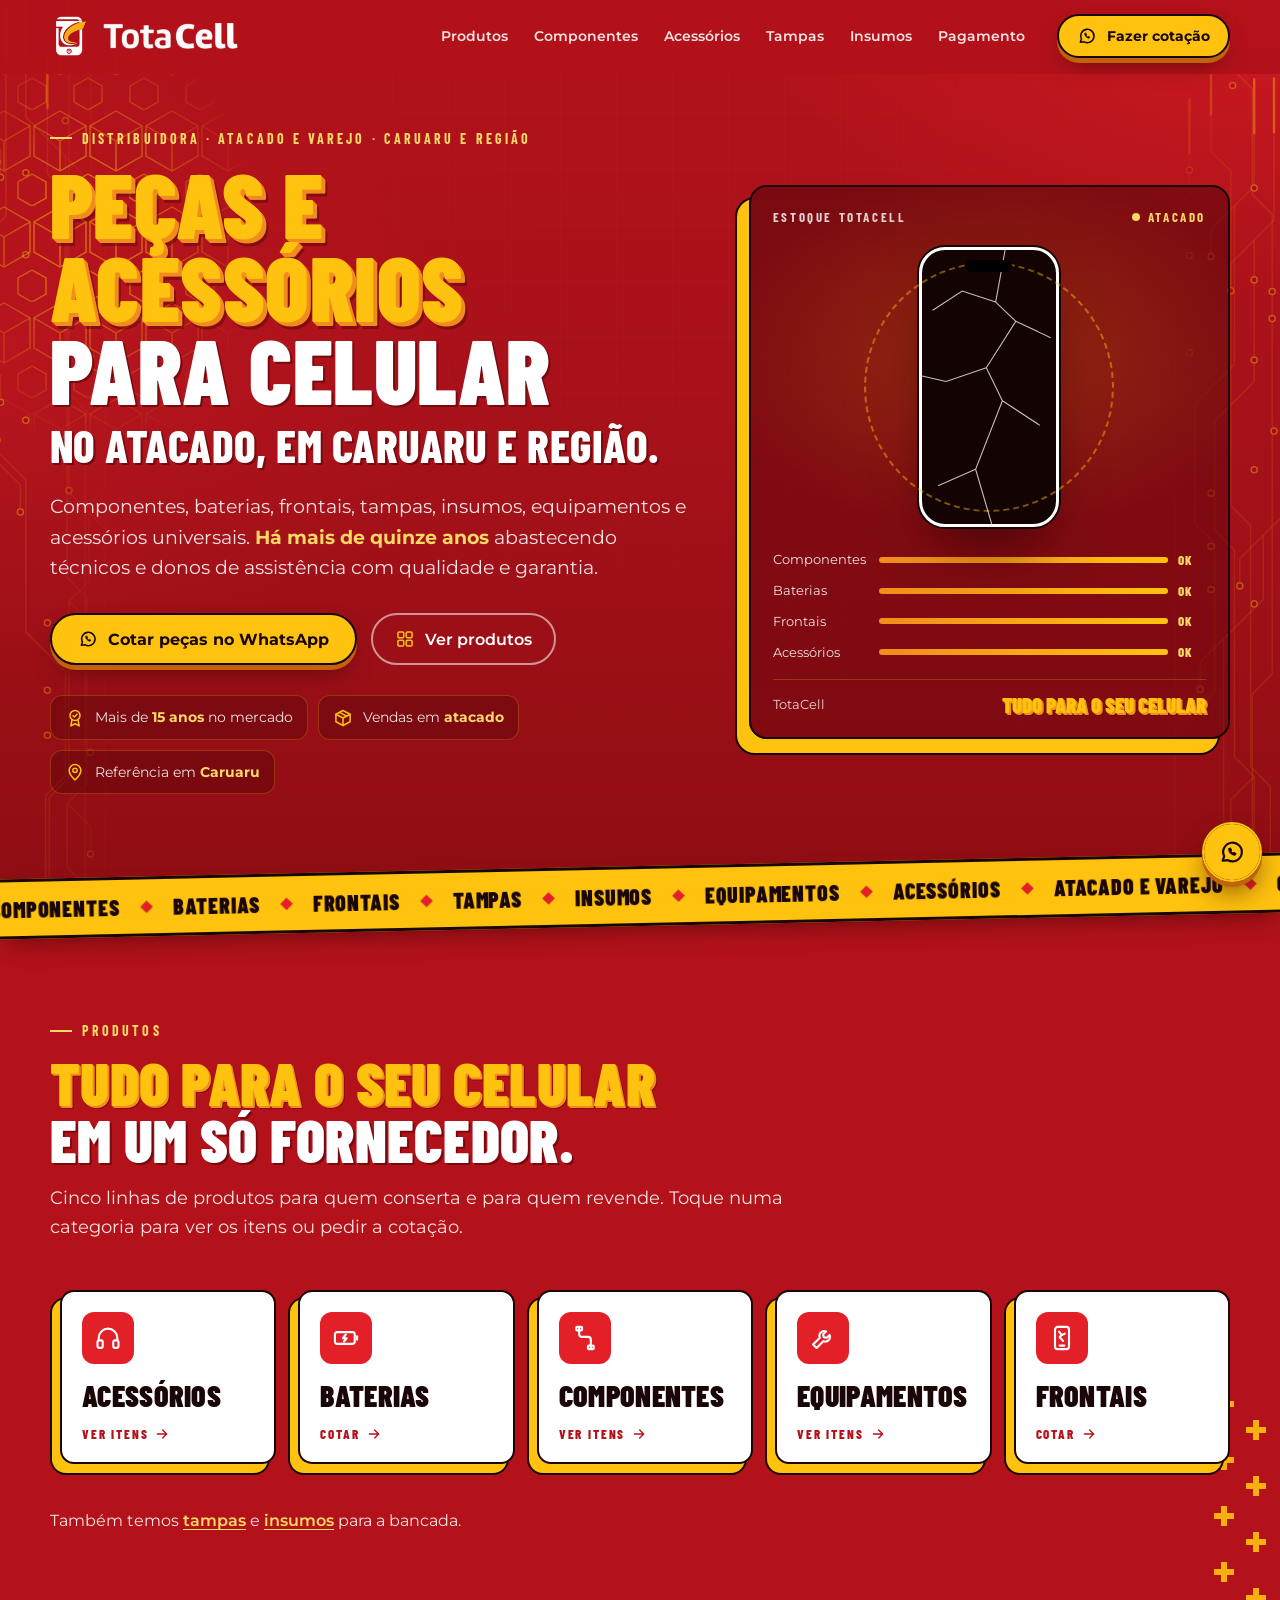
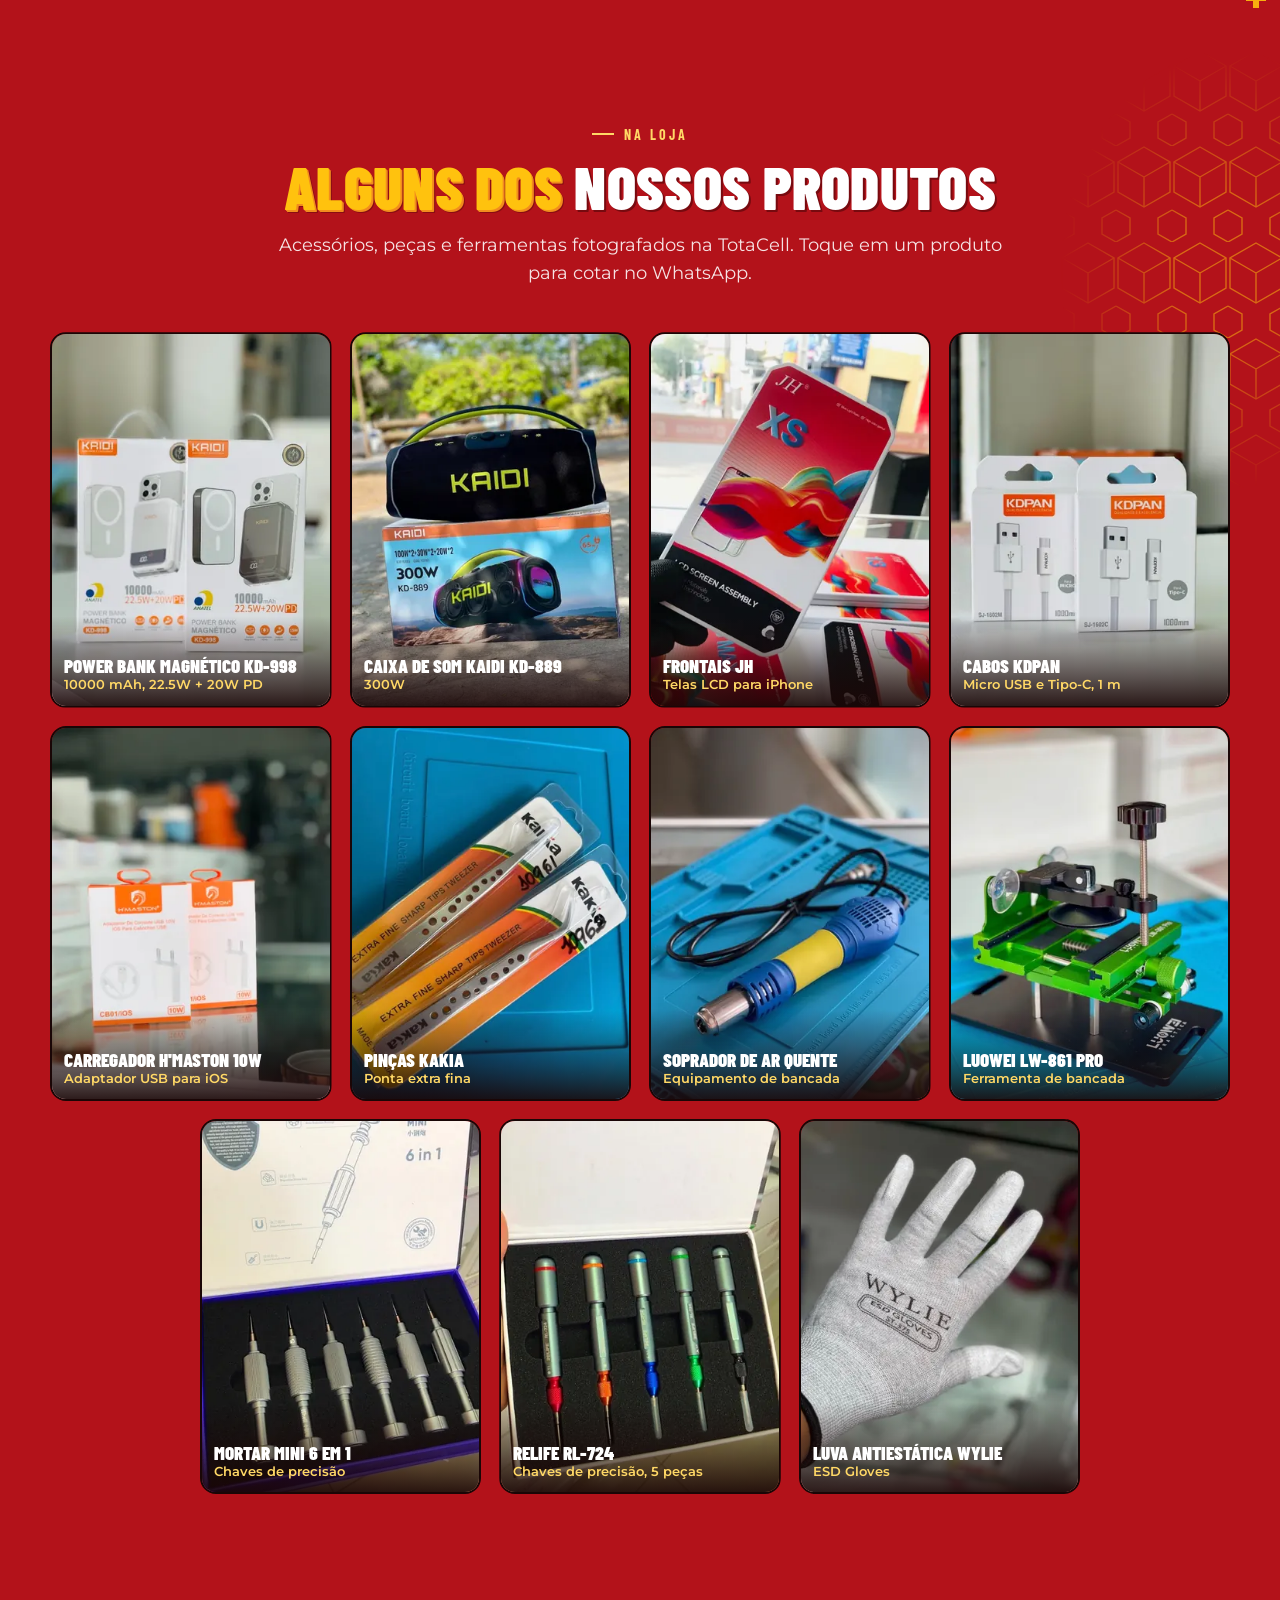
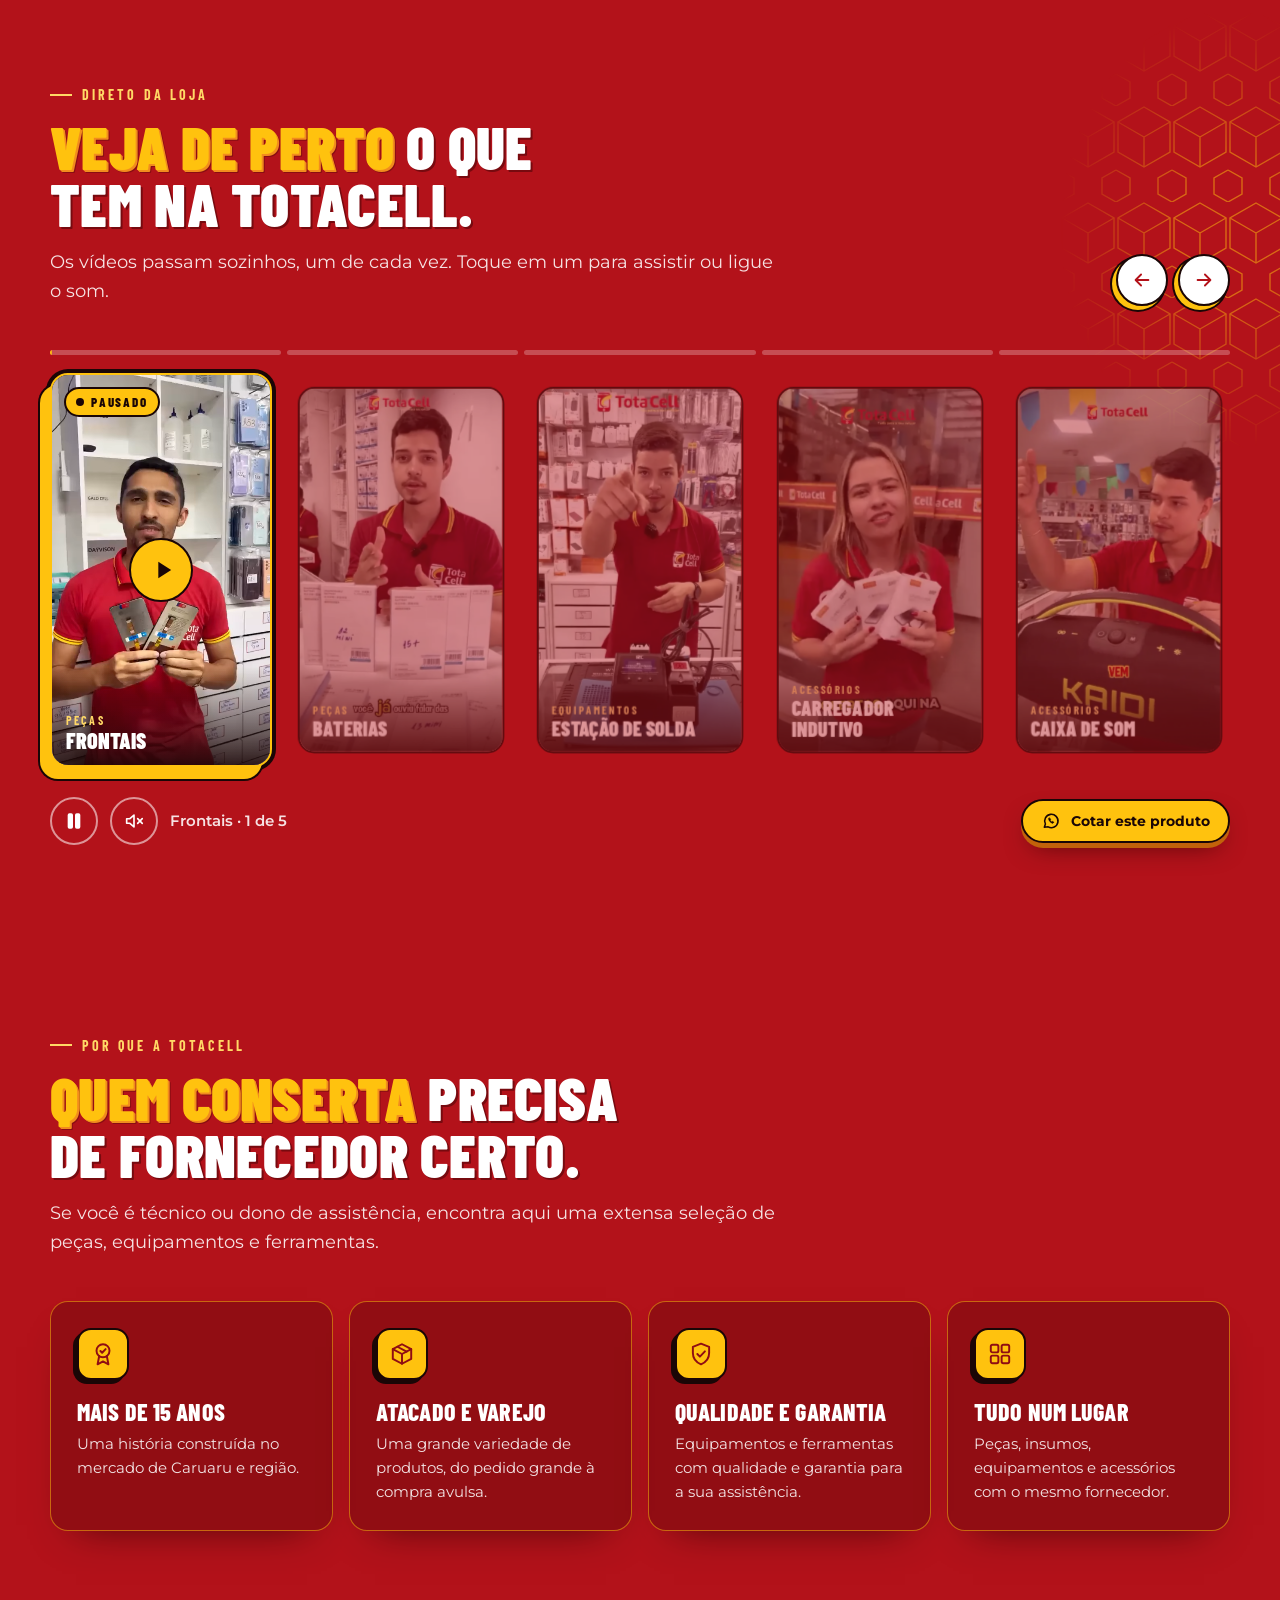
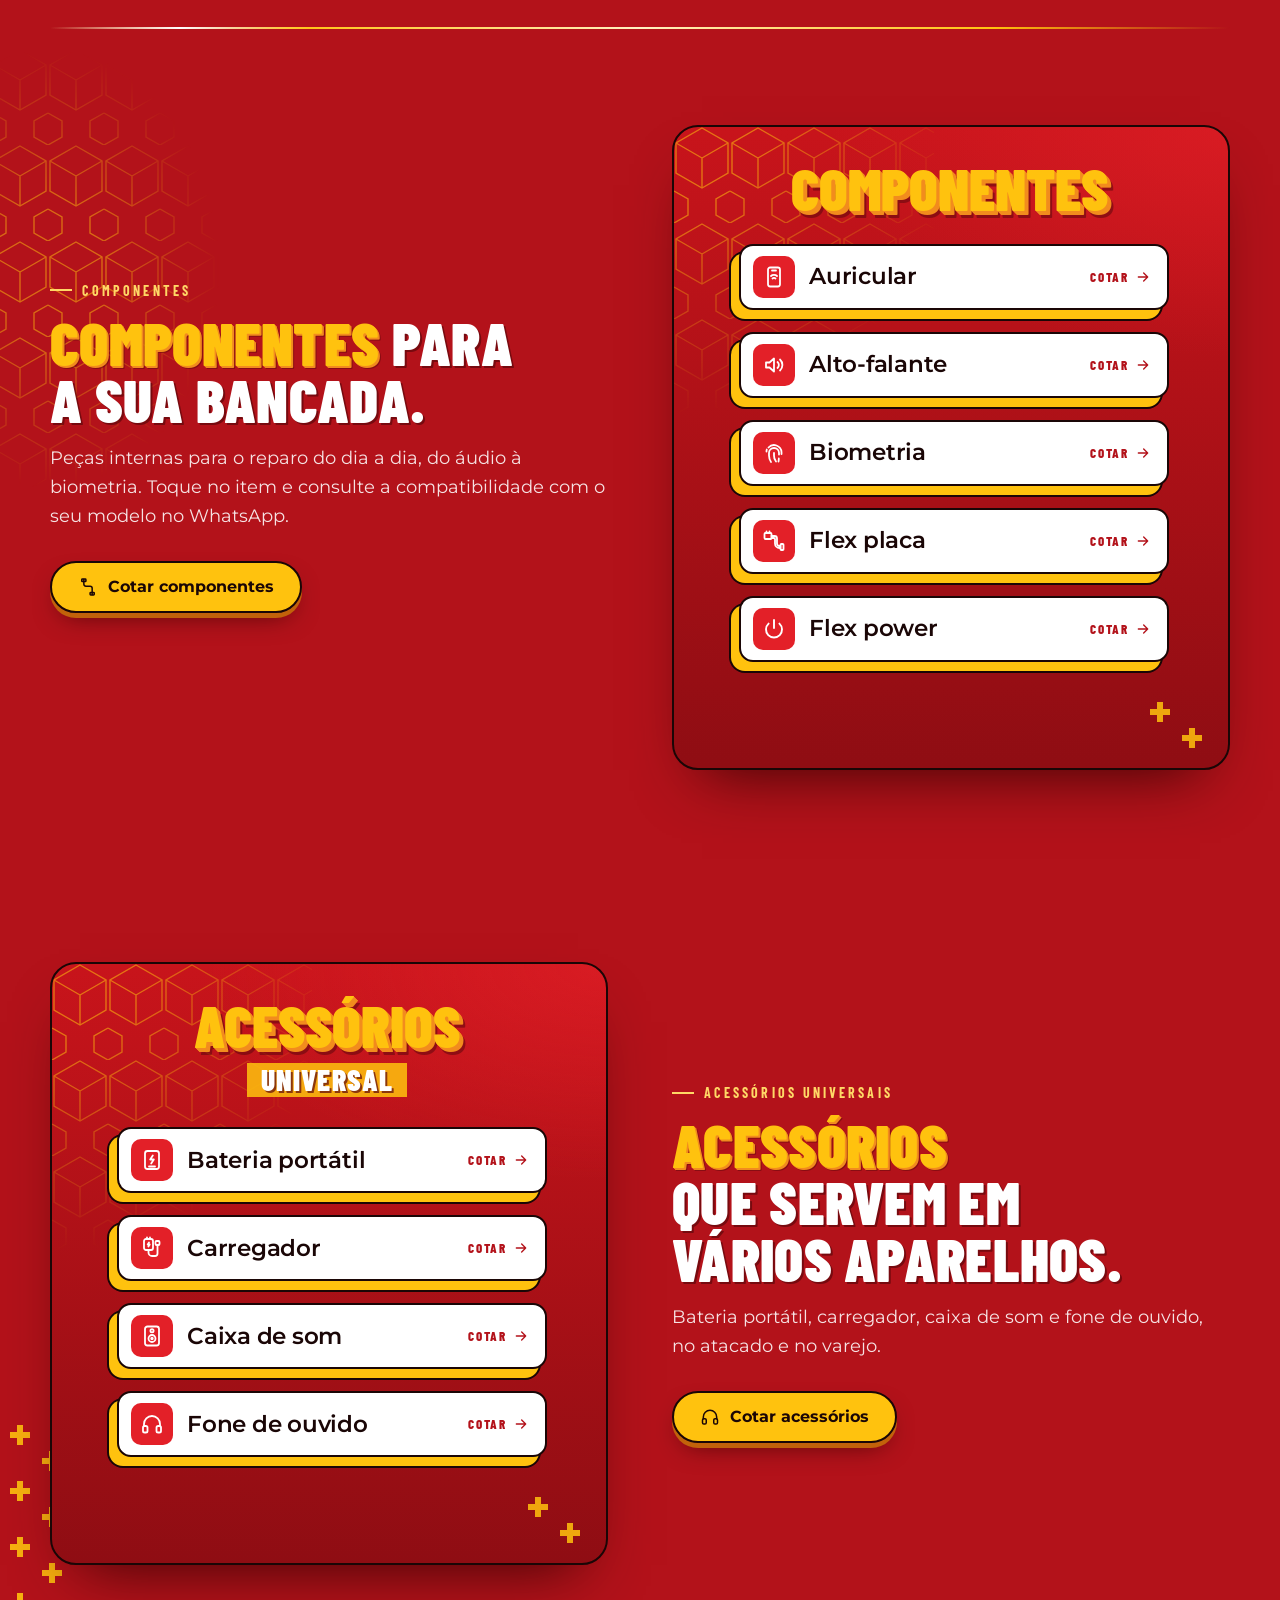
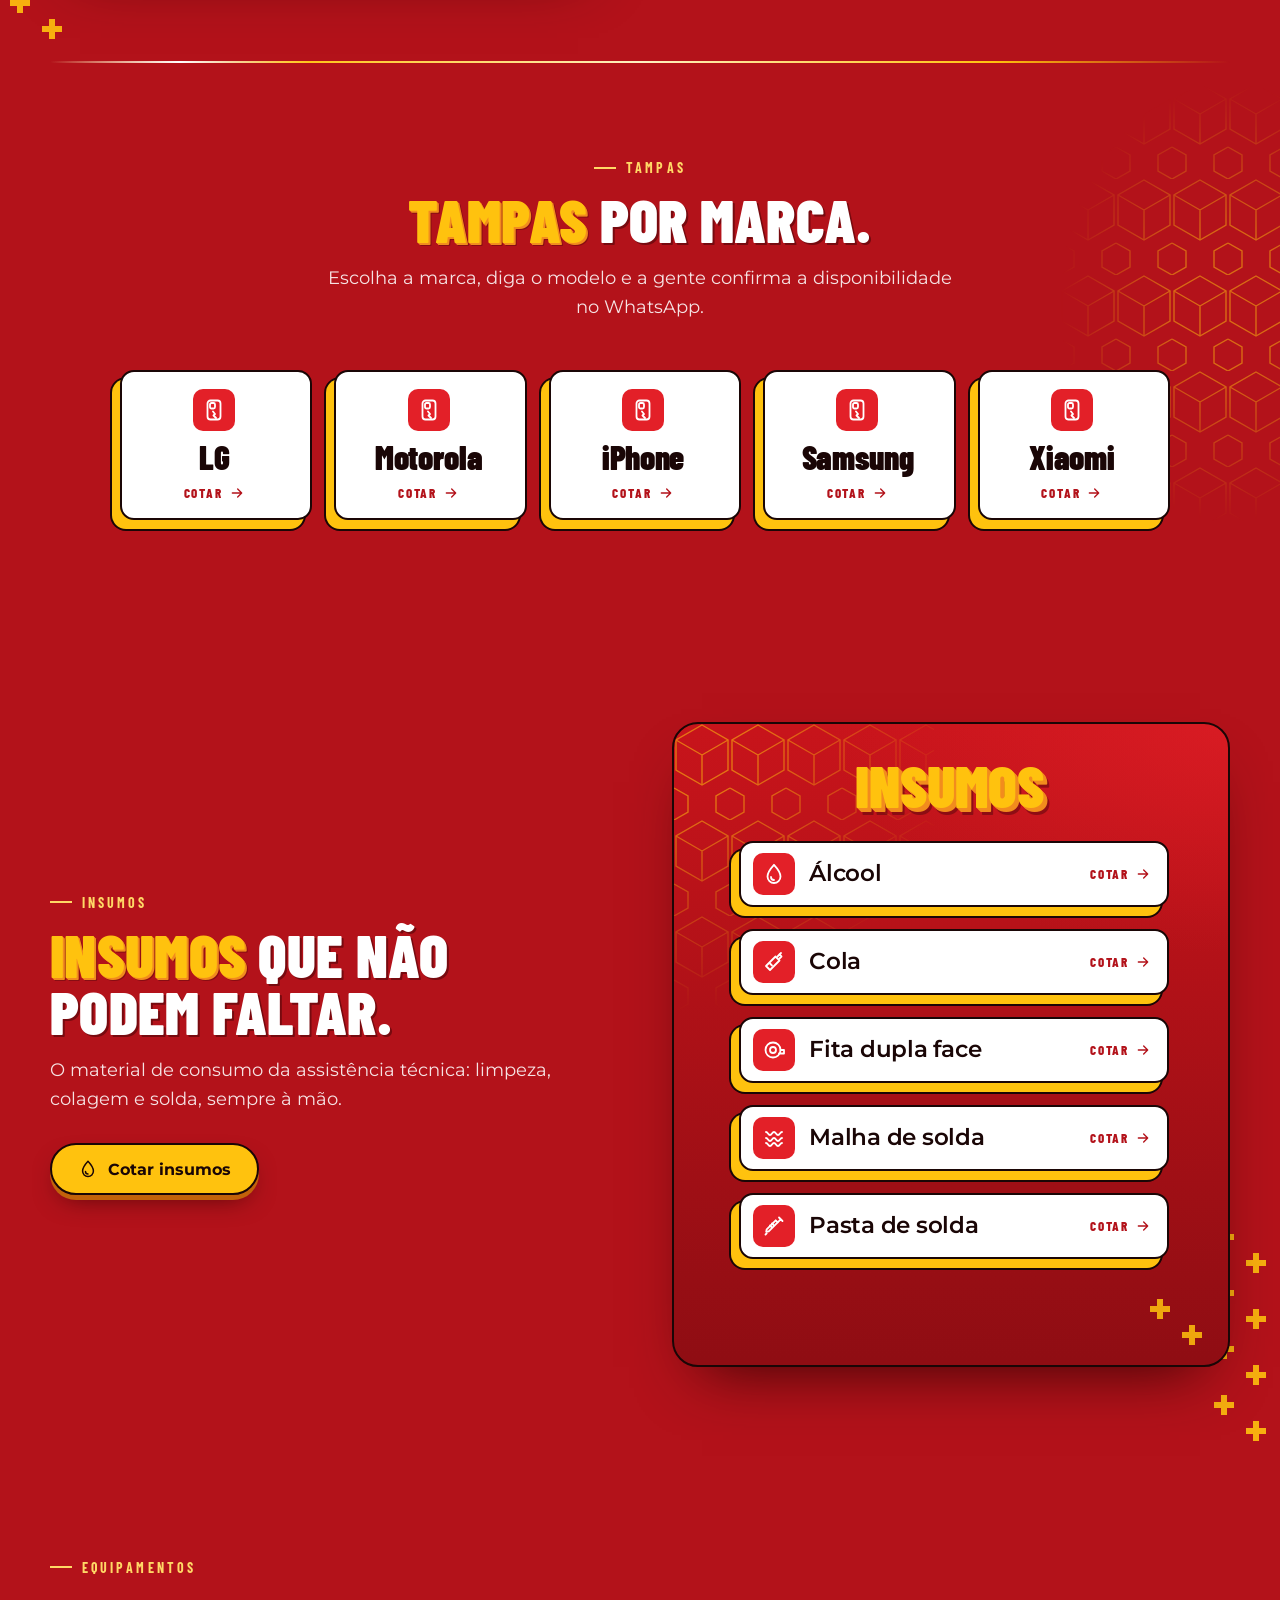
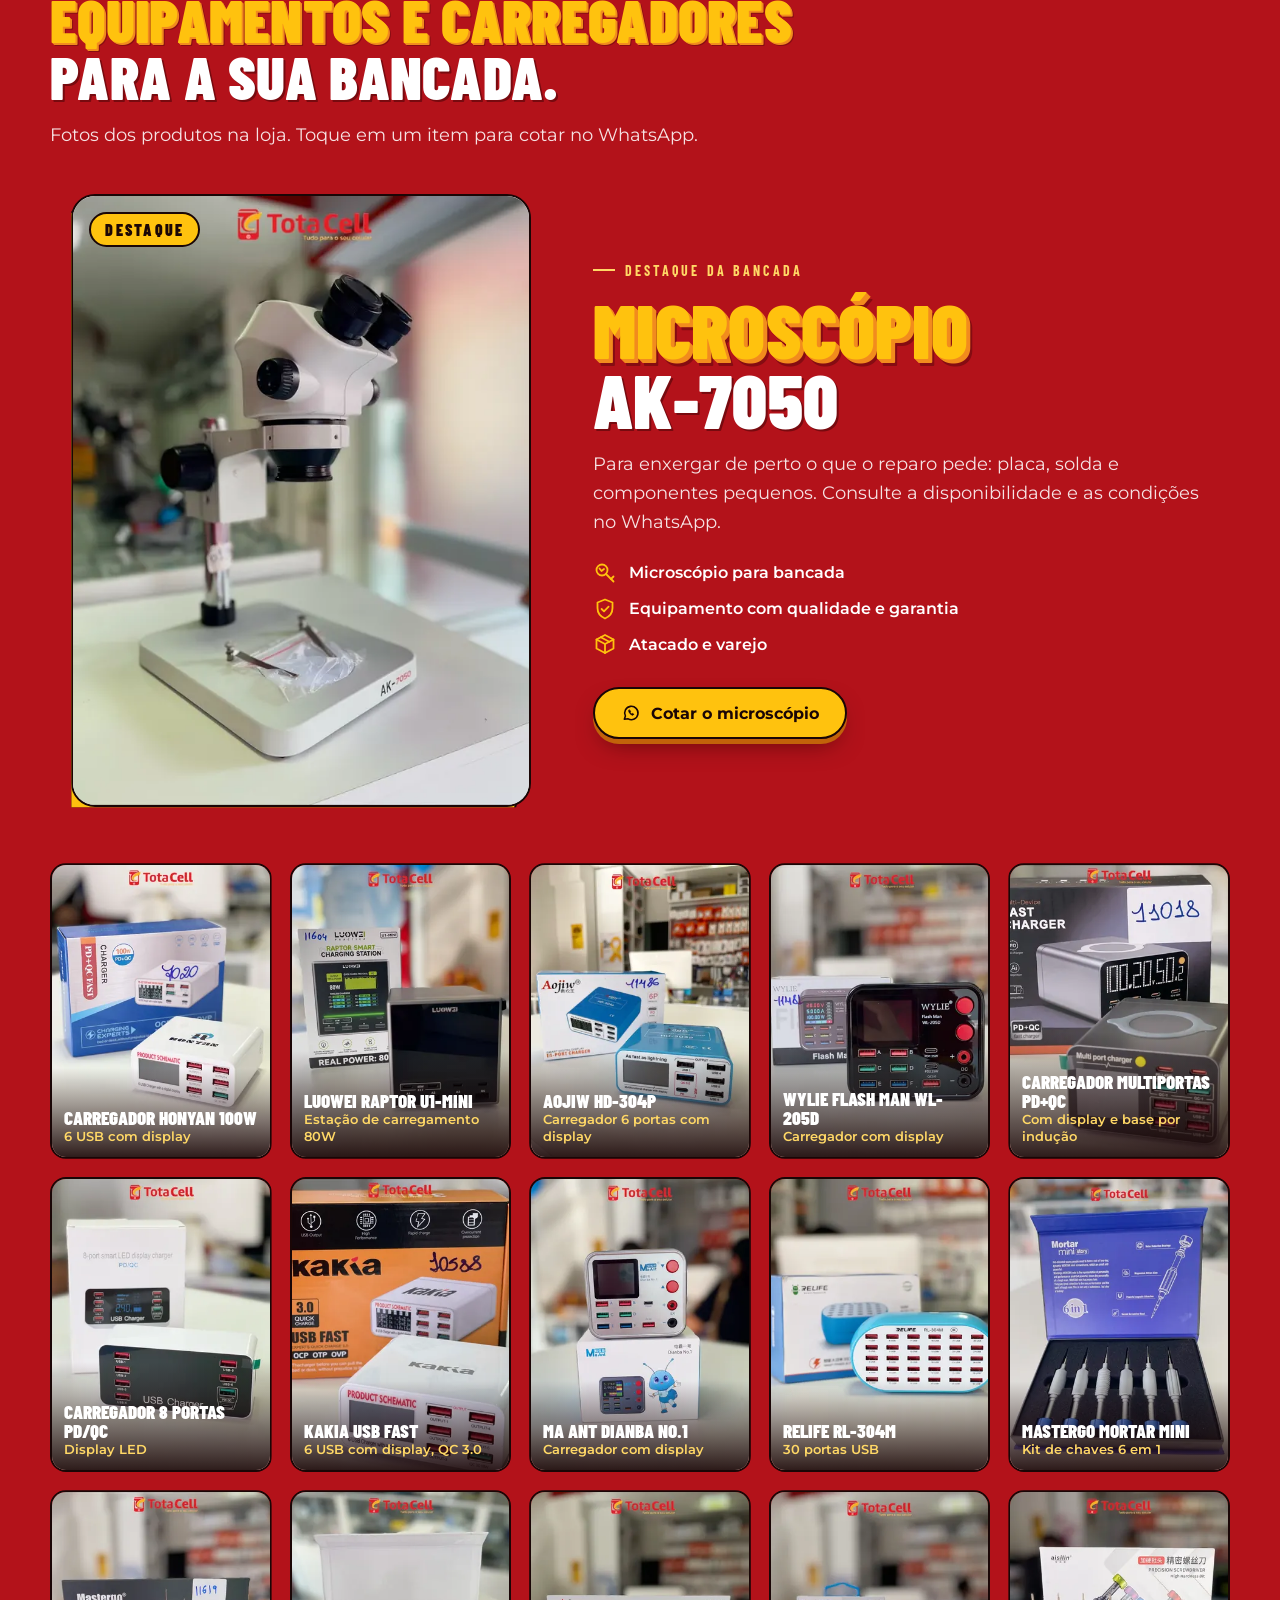
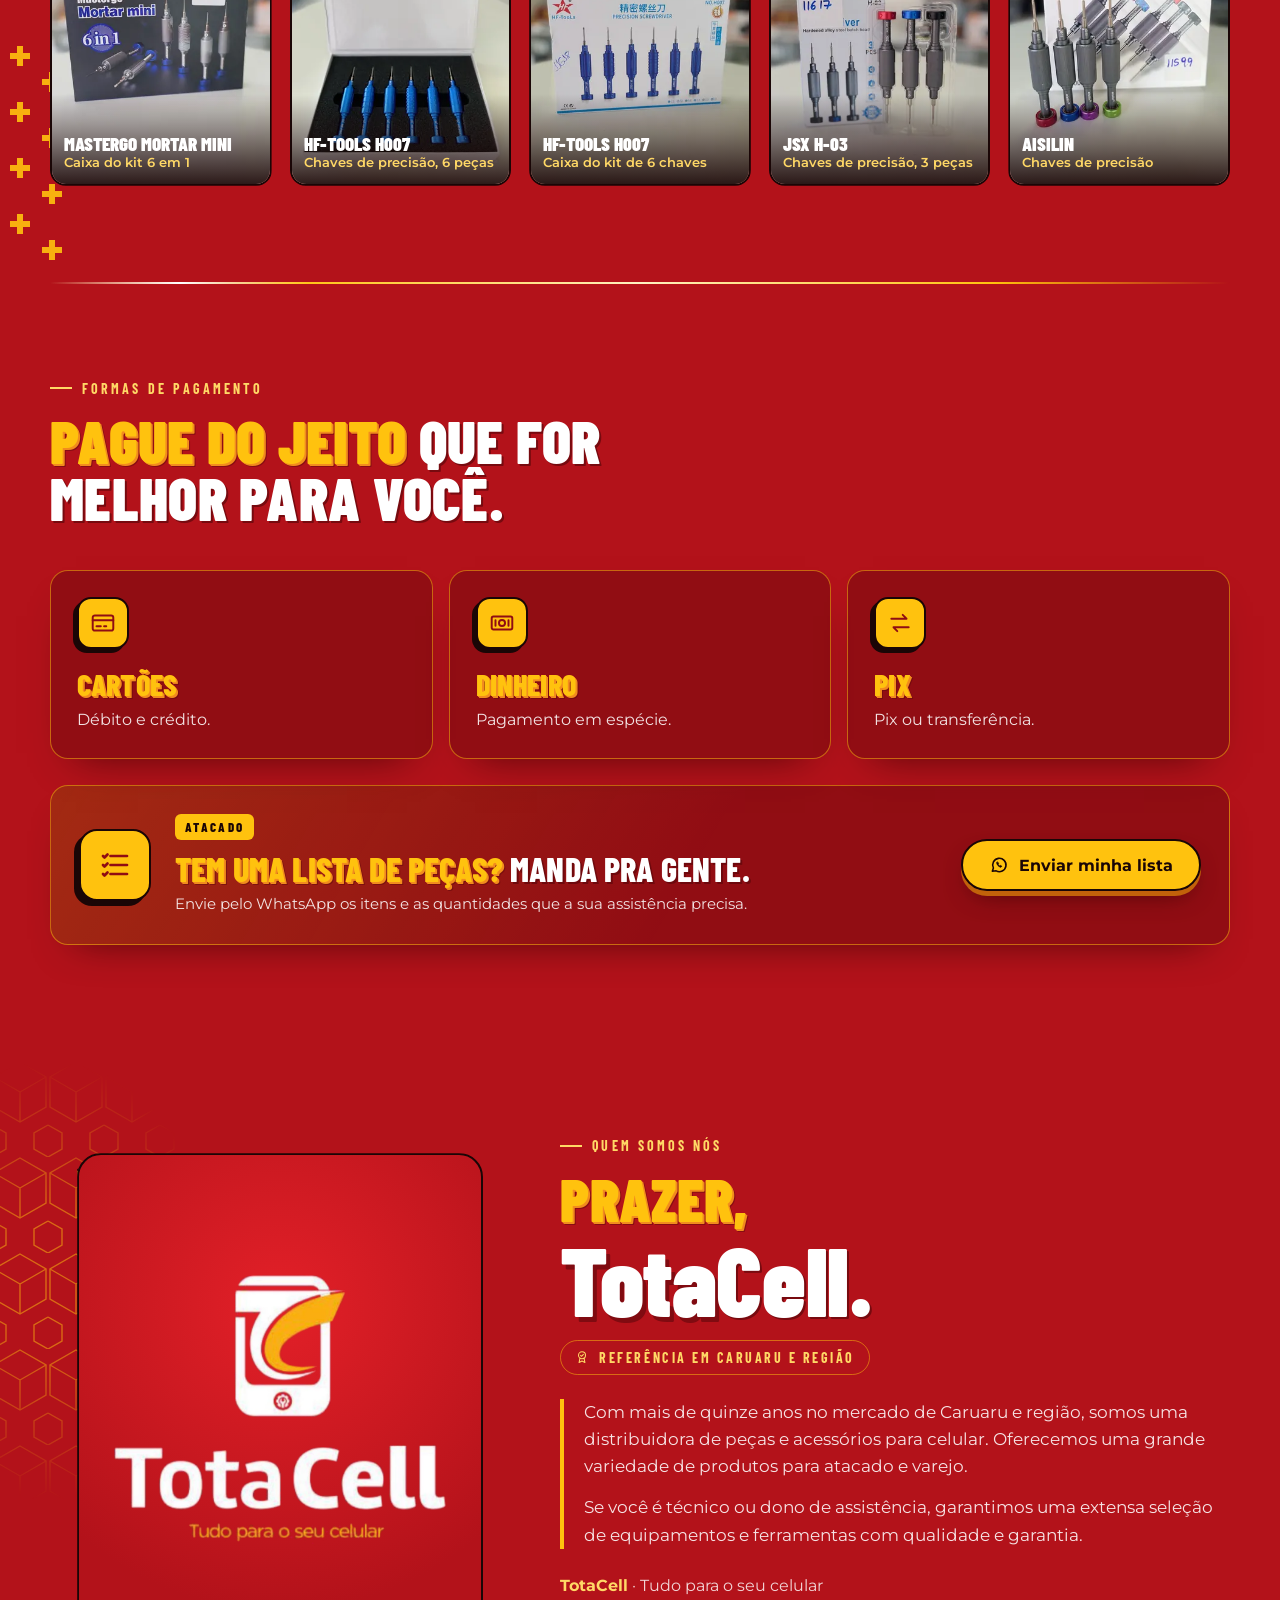
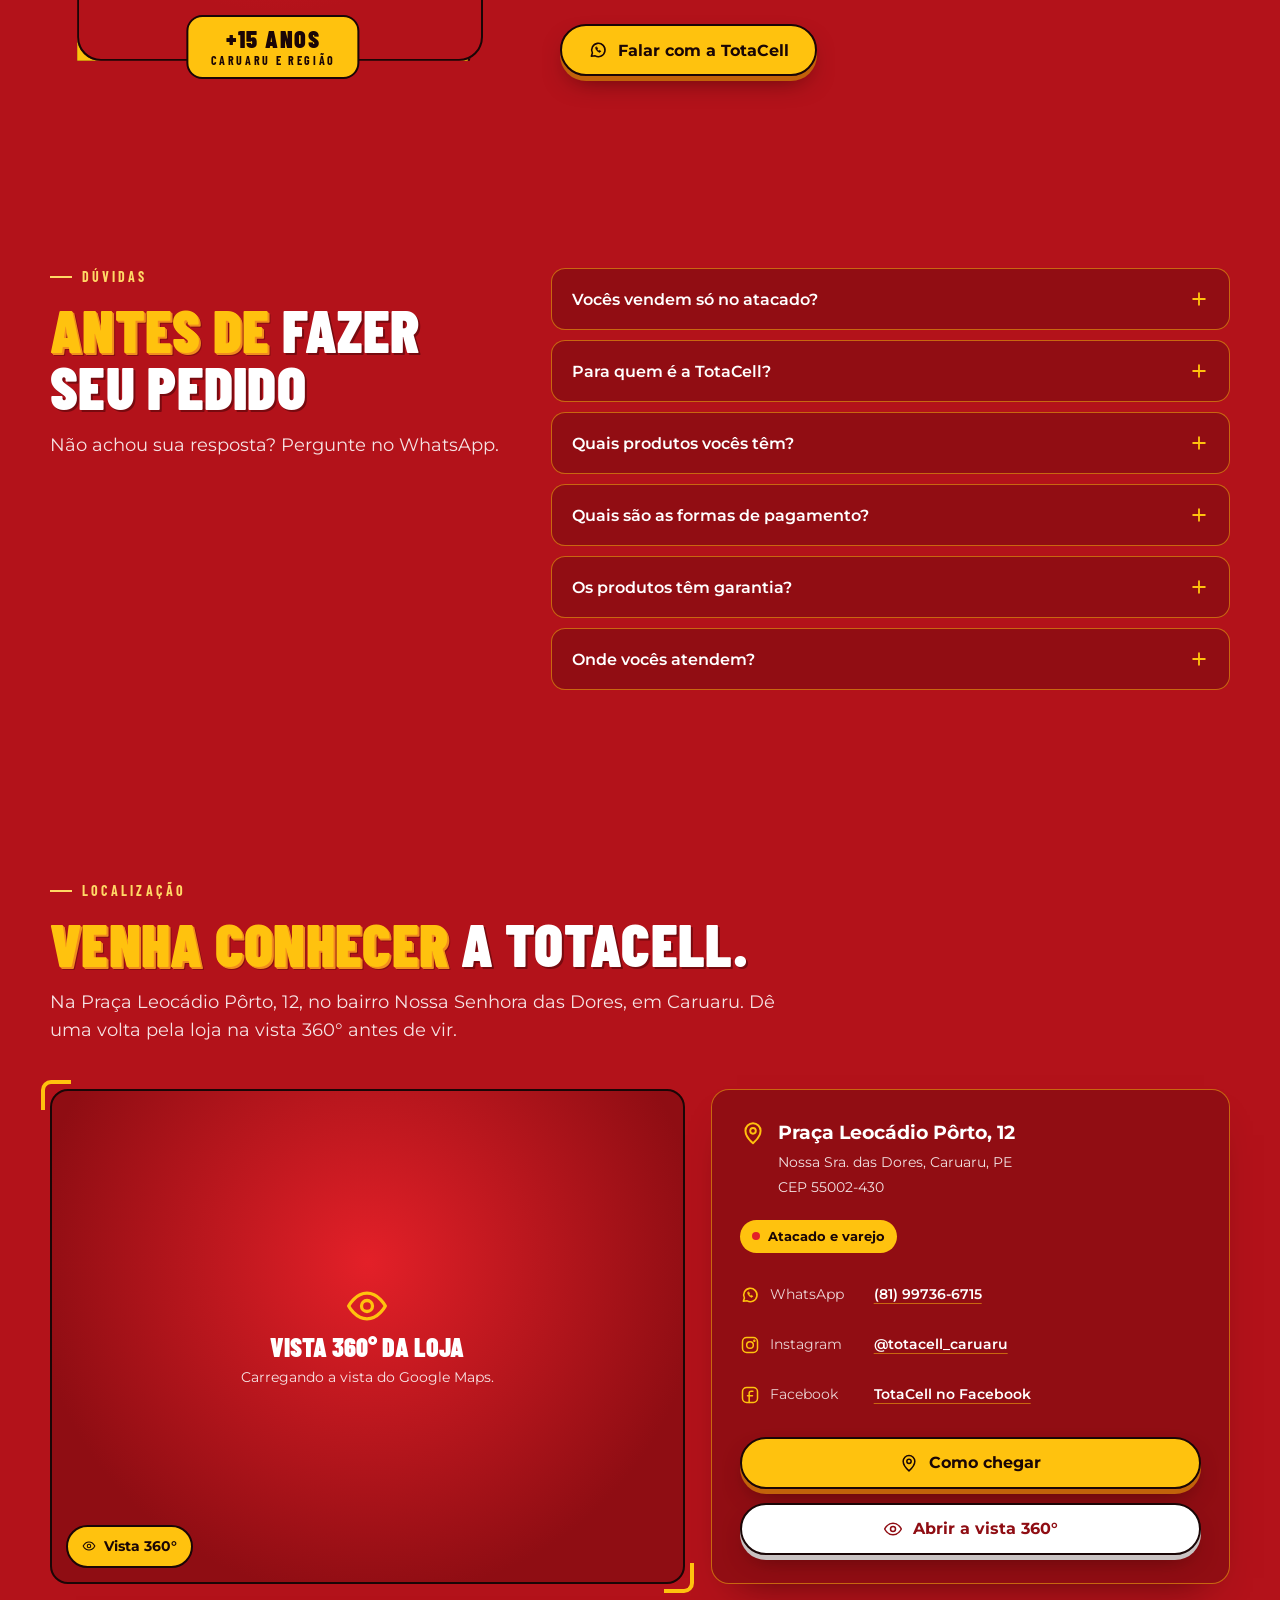
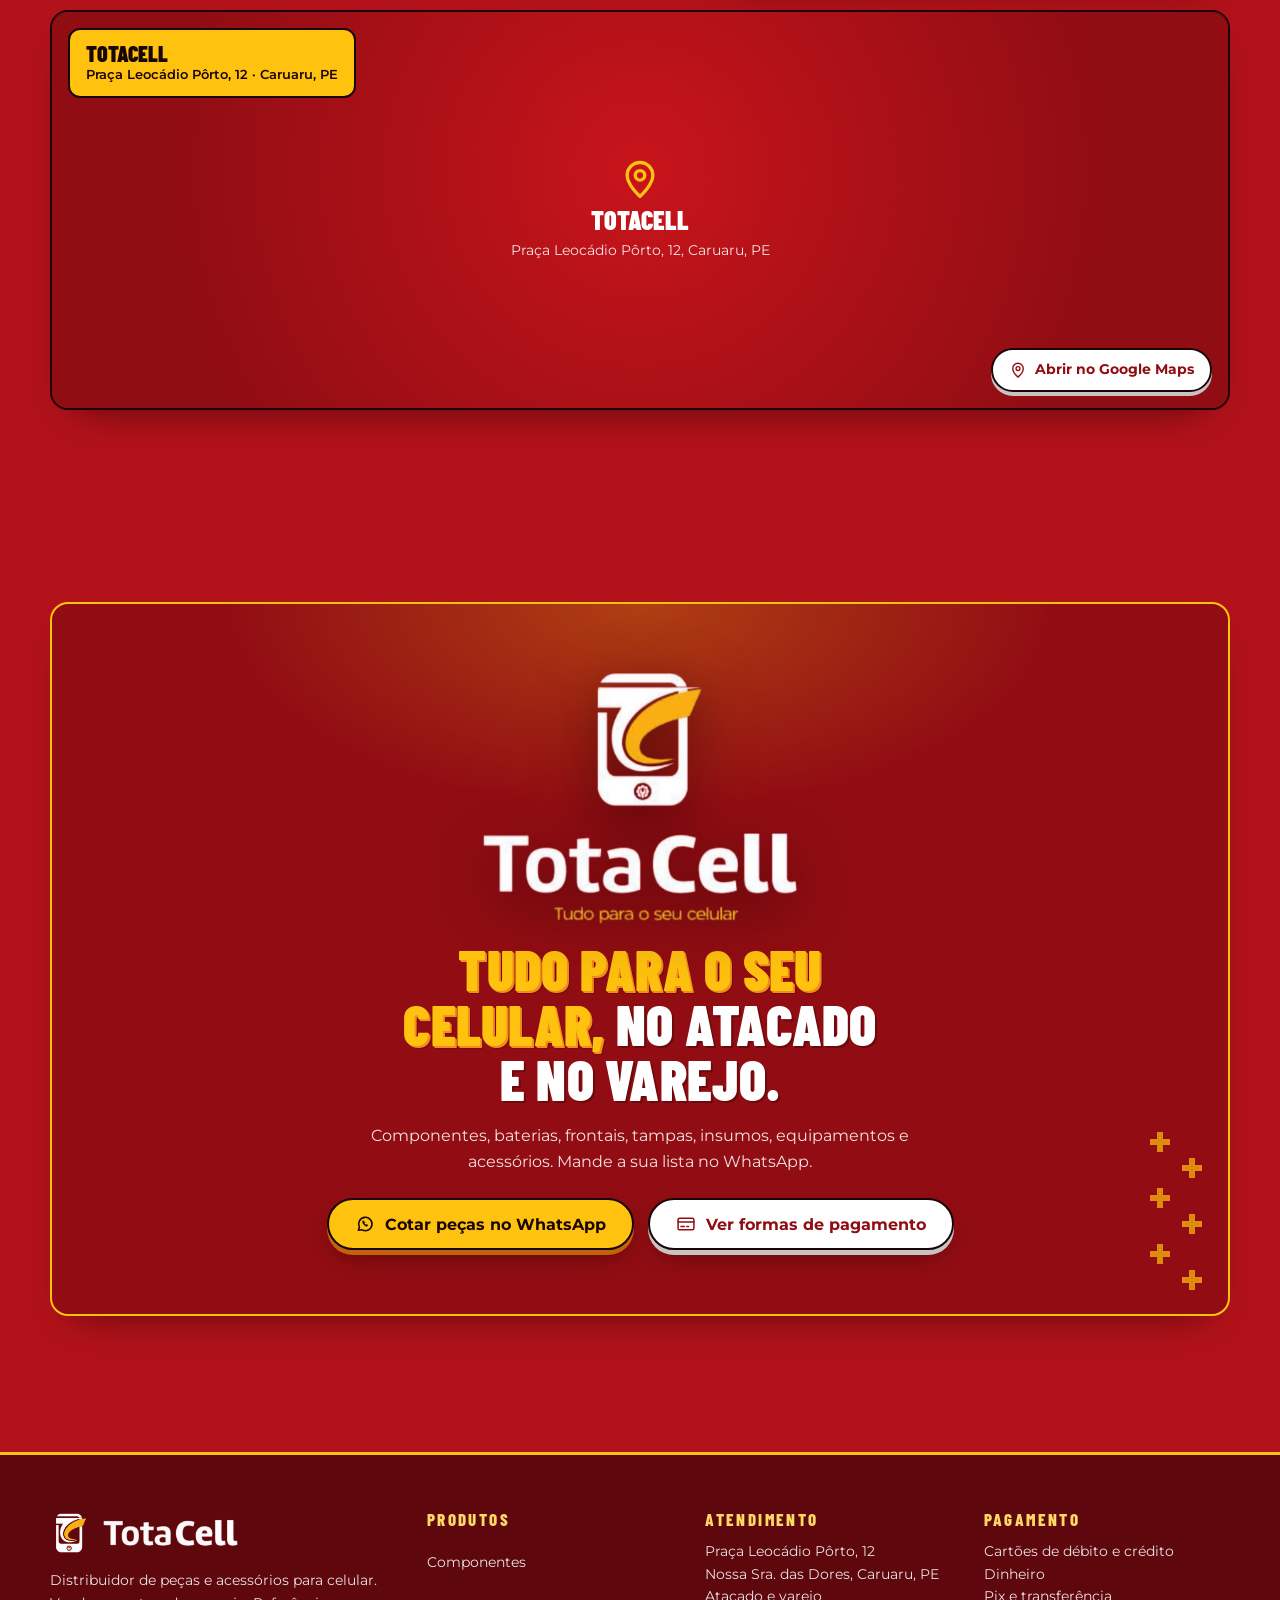
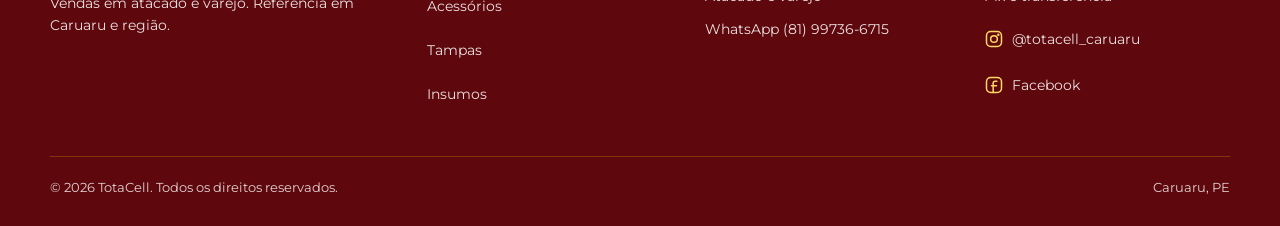
<file: index.html>
<!doctype html>
<html lang="pt-BR">
<head>
<meta charset="utf-8">
<meta name="viewport" content="width=device-width, initial-scale=1, viewport-fit=cover">
<!--
  SEO: URL DO SITE E WHATSAPP
  "https://TROCAR-PELO-LINK-DO-VERCEL.vercel.app" é um marcador trocado automaticamente no deploy
  pelo script scripts/build.mjs (constante SITE_URL), usando o link de produção do Vercel.
  "TROCAR-NUMERO-WHATSAPP" (nos links wa.me) é trocado pela constante WHATSAPP do mesmo script,
  já preenchida com o WhatsApp da TotaCell. Não precisa editar este arquivo à mão.
-->
<title>TotaCell | Peças e acessórios para celular em Caruaru</title>
<meta name="description" content="Distribuidora de peças e acessórios para celular em Caruaru e região há mais de 15 anos. Atacado e varejo com qualidade e garantia para assistências.">
<meta name="robots" content="index, follow, max-image-preview:large">
<link rel="canonical" href="https://TROCAR-PELO-LINK-DO-VERCEL.vercel.app/">

<!-- Favicons (na raiz do projeto, gerados a partir do logo da TotaCell; substitua mantendo nomes e tamanhos, se quiser) -->
<link rel="icon" href="/favicon.ico" sizes="32x32">
<link rel="icon" href="/favicon.svg" type="image/svg+xml">
<link rel="apple-touch-icon" sizes="180x180" href="/apple-touch-icon.png">
<link rel="manifest" href="/site.webmanifest">
<meta name="theme-color" content="#B3121A">

<!-- Open Graph -->
<meta property="og:type" content="website">
<meta property="og:locale" content="pt_BR">
<meta property="og:site_name" content="TotaCell">
<meta property="og:title" content="TotaCell | Peças e acessórios para celular em Caruaru">
<meta property="og:description" content="Distribuidora de peças e acessórios para celular. Vendas em atacado e varejo, referência em Caruaru e região há mais de 15 anos.">
<meta property="og:url" content="https://TROCAR-PELO-LINK-DO-VERCEL.vercel.app/">
<!-- og-image.jpg (1200x630 px) já está na raiz, gerado a partir do logo. Substitua mantendo o nome, se quiser outra arte. -->
<meta property="og:image" content="https://TROCAR-PELO-LINK-DO-VERCEL.vercel.app/og-image.jpg">
<meta property="og:image:width" content="1200">
<meta property="og:image:height" content="630">
<meta property="og:image:alt" content="Logo da TotaCell, tudo para o seu celular">
<meta name="twitter:card" content="summary_large_image">
<meta name="twitter:title" content="TotaCell | Peças e acessórios para celular em Caruaru">
<meta name="twitter:description" content="Distribuidora de peças e acessórios para celular. Atacado e varejo em Caruaru e região.">
<meta name="twitter:image" content="https://TROCAR-PELO-LINK-DO-VERCEL.vercel.app/og-image.jpg">

<!-- Fontes locais (WOFF2, 2 famílias, font-display: swap): sem requisição a terceiros -->
<link rel="preload" href="assets/fonts/barlow-condensed-latin-900-normal.woff2" as="font" type="font/woff2" crossorigin>
<link rel="preload" href="assets/fonts/montserrat-latin-400-normal.woff2" as="font" type="font/woff2" crossorigin>

<!-- Dados estruturados: somente informações que já aparecem no site -->
<script type="application/ld+json">
{
  "@context": "https://schema.org",
  "@type": "WholesaleStore",
  "@id": "https://TROCAR-PELO-LINK-DO-VERCEL.vercel.app/#empresa",
  "name": "TotaCell",
  "slogan": "Tudo para o seu celular",
  "url": "https://TROCAR-PELO-LINK-DO-VERCEL.vercel.app/",
  "logo": "https://TROCAR-PELO-LINK-DO-VERCEL.vercel.app/icon-512.png",
  "image": "https://TROCAR-PELO-LINK-DO-VERCEL.vercel.app/og-image.jpg",
  "description": "Distribuidora de peças e acessórios para celular com mais de quinze anos no mercado de Caruaru e região. Vendas em atacado e varejo.",
  "areaServed": "Caruaru e região",
  "paymentAccepted": "Cartão de débito, Cartão de crédito, Dinheiro, Pix, Transferência",
  "telephone": "+55 81 99736-6715",
  "address": {"@type": "PostalAddress", "streetAddress": "Praça Leocádio Pôrto, 12", "addressLocality": "Caruaru", "addressRegion": "PE", "postalCode": "55002-430", "addressCountry": "BR"},
  "hasMap": "https://maps.app.goo.gl/tTSvkiHvnHLx4JJTA",
  "sameAs": ["https://www.instagram.com/totacell_caruaru/", "https://www.facebook.com/profile.php?id=100079867890894"]
}
</script>
<!--
  TODO: PREENCHER (opcional): o site ainda não informa o horário de atendimento nem as coordenadas exatas.
  Quando tiver, acrescente ao bloco acima (antes da última chave), sem inventar dados:
  "openingHoursSpecification": [{"@type": "OpeningHoursSpecification", "dayOfWeek": ["Monday","Tuesday","Wednesday","Thursday","Friday"], "opens": "00:00", "closes": "00:00"}],
  "geo": {"@type": "GeoCoordinates", "latitude": 0.000000, "longitude": 0.000000}
-->
<link rel="preload" href="assets/img/logo-icon.webp" as="image" fetchpriority="high">
<link rel="stylesheet" href="assets/style.css">
</head>
<body>
<svg width="0" height="0" style="position:absolute" aria-hidden="true">
  <defs>
    <symbol id="i-chat" viewBox="0 0 24 24" fill="none" stroke="currentColor" stroke-width="1.9" stroke-linecap="round" stroke-linejoin="round"><path d="M4 19.5l1.3-3.9A8 8 0 1 1 8.6 19z"/><path d="M9.2 9.3c.2 2.6 2.4 4.9 5.2 5.4l1-1.2-1.6-1-1 .6a3.6 3.6 0 0 1-1.9-1.9l.6-1-1-1.6z" fill="currentColor" stroke-width="1"/></symbol>
    <symbol id="i-medal" viewBox="0 0 24 24" fill="none" stroke="currentColor" stroke-width="1.8" stroke-linecap="round" stroke-linejoin="round"><circle cx="12" cy="9" r="6"/><path d="M8.5 13.8L7 21.5l5-2.6 5 2.6-1.5-7.7"/><path d="M9.6 9.2l1.6 1.6 3.2-3.3"/></symbol>
    <symbol id="i-pin" viewBox="0 0 24 24" fill="none" stroke="currentColor" stroke-width="1.8" stroke-linecap="round" stroke-linejoin="round"><path d="M12 21.5s-7-6.1-7-11.5a7 7 0 0 1 14 0c0 5.4-7 11.5-7 11.5z"/><circle cx="12" cy="10" r="2.6"/></symbol>
    <symbol id="i-arrow" viewBox="0 0 24 24" fill="none" stroke="currentColor" stroke-width="2" stroke-linecap="round" stroke-linejoin="round"><path d="M5 12h13M13 6l6 6-6 6"/></symbol>
    <symbol id="i-headset" viewBox="0 0 24 24" fill="none" stroke="currentColor" stroke-width="1.8" stroke-linecap="round" stroke-linejoin="round"><path d="M4 14v-2a8 8 0 0 1 16 0v2"/><rect x="3" y="14" width="4.5" height="6.5" rx="1.6"/><rect x="16.5" y="14" width="4.5" height="6.5" rx="1.6"/></symbol>
    <symbol id="i-battery" viewBox="0 0 24 24" fill="none" stroke="currentColor" stroke-width="1.8" stroke-linecap="round" stroke-linejoin="round"><rect x="2.5" y="7" width="17" height="10" rx="2"/><path d="M21.5 10.5v3"/><path d="M11.8 9l-2.4 3.2h3.2L10.2 15"/></symbol>
    <symbol id="i-chip" viewBox="0 0 24 24" fill="none" stroke="currentColor" stroke-width="1.8" stroke-linecap="round" stroke-linejoin="round"><path d="M7 3v5.5c0 1.4 1.1 2.5 2.5 2.5h5c1.4 0 2.5 1.1 2.5 2.5V21"/><rect x="4.5" y="2.5" width="5" height="3" rx=".8"/><rect x="14.5" y="18.5" width="5" height="3" rx=".8"/></symbol>
    <symbol id="i-tool" viewBox="0 0 24 24" fill="none" stroke="currentColor" stroke-width="1.8" stroke-linecap="round" stroke-linejoin="round"><path d="M14.6 6.4a4 4 0 0 0-5.3 5.3L3.5 17.5l3 3 5.8-5.8a4 4 0 0 0 5.3-5.3l-2.4 2.4-2.6-.5-.5-2.6z"/></symbol>
    <symbol id="i-screen" viewBox="0 0 24 24" fill="none" stroke="currentColor" stroke-width="1.8" stroke-linecap="round" stroke-linejoin="round"><rect x="6" y="2.5" width="12" height="19" rx="2.2"/><path d="M10 18.5h4"/><path d="M9.5 6.5l2.2 3-1.7 1.8 3 3.2M11.7 9.5l2.6-1.2"/></symbol>
    <symbol id="i-shield" viewBox="0 0 24 24" fill="none" stroke="currentColor" stroke-width="1.8" stroke-linecap="round" stroke-linejoin="round"><path d="M12 2.5l7.5 3v5.6c0 4.6-3.1 8.6-7.5 10.4-4.4-1.8-7.5-5.8-7.5-10.4V5.5z"/><path d="M8.6 12l2.4 2.4 4.6-4.8"/></symbol>
    <symbol id="i-speaker" viewBox="0 0 24 24" fill="none" stroke="currentColor" stroke-width="1.8" stroke-linecap="round" stroke-linejoin="round"><path d="M4 9.5h3.5L12 5.5v13l-4.5-4H4z"/><path d="M15.5 9a4 4 0 0 1 0 6M18 6.5a7.5 7.5 0 0 1 0 11"/></symbol>
    <symbol id="i-finger" viewBox="0 0 24 24" fill="none" stroke="currentColor" stroke-width="1.8" stroke-linecap="round" stroke-linejoin="round"><path d="M6.5 6.5A7.5 7.5 0 0 1 19.5 11v2"/><path d="M4.5 10.5c0-.7.1-1.4.3-2M9 21a12 12 0 0 1-2-6.5V12a5 5 0 0 1 10 0v1.5"/><path d="M12 12v2.5a9 9 0 0 0 2 6"/><path d="M16.8 17.5a12 12 0 0 1-.3 3"/></symbol>
    <symbol id="i-power" viewBox="0 0 24 24" fill="none" stroke="currentColor" stroke-width="1.9" stroke-linecap="round" stroke-linejoin="round"><path d="M12 3v8"/><path d="M6.6 6.6a8 8 0 1 0 10.8 0"/></symbol>
    <symbol id="i-charger" viewBox="0 0 24 24" fill="none" stroke="currentColor" stroke-width="1.8" stroke-linecap="round" stroke-linejoin="round"><rect x="4" y="3" width="9" height="11" rx="2"/><path d="M7 3V1.5M10 3V1.5"/><path d="M8.5 14v2.5a3.5 3.5 0 0 0 3.5 3.5h3a2.5 2.5 0 0 0 2.5-2.5V9"/><rect x="15.5" y="5" width="4" height="4" rx="1"/><path d="M9 6.5l-1.3 2h2l-1.3 2"/></symbol>
    <symbol id="i-back" viewBox="0 0 24 24" fill="none" stroke="currentColor" stroke-width="1.8" stroke-linecap="round" stroke-linejoin="round"><rect x="5.5" y="2.5" width="13" height="19" rx="3"/><rect x="8" y="5" width="5" height="5.5" rx="1.5"/><path d="M11 13.5l2 2.5-1.5 1.5 2.5 2.5"/></symbol>
    <symbol id="i-drop" viewBox="0 0 24 24" fill="none" stroke="currentColor" stroke-width="1.8" stroke-linecap="round" stroke-linejoin="round"><path d="M12 2.8s6.5 7 6.5 11.7a6.5 6.5 0 0 1-13 0C5.5 9.8 12 2.8 12 2.8z"/><path d="M9 15a3 3 0 0 0 3 3"/></symbol>
    <symbol id="i-cash" viewBox="0 0 24 24" fill="none" stroke="currentColor" stroke-width="1.8" stroke-linecap="round" stroke-linejoin="round"><rect x="2.5" y="6" width="19" height="12" rx="1.6"/><circle cx="12" cy="12" r="2.8"/><path d="M6 9.5v5M18 9.5v5"/></symbol>
    <symbol id="i-swap" viewBox="0 0 24 24" fill="none" stroke="currentColor" stroke-width="1.8" stroke-linecap="round" stroke-linejoin="round"><path d="M4 8h14l-3.5-3.5"/><path d="M20 16H6l3.5 3.5"/></symbol>
    <symbol id="i-plus" viewBox="0 0 24 24" fill="none" stroke="currentColor" stroke-width="2.2" stroke-linecap="round"><path d="M12 5v14M5 12h14"/></symbol>
    <symbol id="i-phone" viewBox="0 0 24 24" fill="none" stroke="currentColor" stroke-width="1.8" stroke-linecap="round" stroke-linejoin="round"><path d="M5 3.5h3.3l1.6 4.2-2.2 1.4a11 11 0 0 0 5.2 5.2l1.4-2.2 4.2 1.6V17a2.5 2.5 0 0 1-2.7 2.5A15.3 15.3 0 0 1 2.5 6.2 2.5 2.5 0 0 1 5 3.5z"/></symbol>
    <symbol id="i-cam" viewBox="0 0 24 24" fill="none" stroke="currentColor" stroke-width="1.8" stroke-linecap="round" stroke-linejoin="round"><rect x="3" y="3" width="18" height="18" rx="5"/><circle cx="12" cy="12" r="4"/><circle cx="17.2" cy="6.8" r=".6" fill="currentColor"/></symbol>
    <symbol id="i-mute" viewBox="0 0 24 24" fill="none" stroke="currentColor" stroke-width="1.8" stroke-linecap="round" stroke-linejoin="round"><path d="M4 9.5h3.5L12 5.5v13l-4.5-4H4z"/><path d="M16 9.5l5 5M21 9.5l-5 5"/></symbol>
    <symbol id="i-micro" viewBox="0 0 24 24" fill="none" stroke="currentColor" stroke-width="1.8" stroke-linecap="round" stroke-linejoin="round"><circle cx="9" cy="9" r="5.5"/><path d="M6.5 7.5l2 2.5 2.5-2"/><path d="M13 13l7.5 7.5"/><path d="M18 18l2.5-2.5"/></symbol>
    <symbol id="i-eye" viewBox="0 0 24 24" fill="none" stroke="currentColor" stroke-width="1.8" stroke-linecap="round" stroke-linejoin="round"><path d="M2 12s3.6-7 10-7 10 7 10 7-3.6 7-10 7S2 12 2 12z"/><circle cx="12" cy="12" r="3"/></symbol>
    <symbol id="i-fb" viewBox="0 0 24 24" fill="none" stroke="currentColor" stroke-width="1.8" stroke-linecap="round" stroke-linejoin="round"><rect x="3" y="3" width="18" height="18" rx="5"/><path d="M15.5 7.5h-2a2.5 2.5 0 0 0-2.5 2.5v11M9 13h6"/></symbol>
    <symbol id="i-grid" viewBox="0 0 24 24" fill="none" stroke="currentColor" stroke-width="1.8" stroke-linecap="round" stroke-linejoin="round"><rect x="3.5" y="3.5" width="7" height="7" rx="1.5"/><rect x="13.5" y="3.5" width="7" height="7" rx="1.5"/><rect x="3.5" y="13.5" width="7" height="7" rx="1.5"/><rect x="13.5" y="13.5" width="7" height="7" rx="1.5"/></symbol>
    <symbol id="i-box" viewBox="0 0 24 24" fill="none" stroke="currentColor" stroke-width="1.8" stroke-linecap="round" stroke-linejoin="round"><path d="M3.5 7.5L12 3l8.5 4.5v9L12 21l-8.5-4.5z"/><path d="M3.5 7.5L12 12l8.5-4.5M12 12v9"/><path d="M7.8 5.3l8.5 4.5"/></symbol>
    <symbol id="i-ear" viewBox="0 0 24 24" fill="none" stroke="currentColor" stroke-width="1.8" stroke-linecap="round" stroke-linejoin="round"><rect x="6" y="2.5" width="12" height="19" rx="2.2"/><path d="M10 5.5h4"/><path d="M9 11c1.5-1.5 4.5-1.5 6 0M10.5 13.5c.8-.7 2.2-.7 3 0"/></symbol>
    <symbol id="i-flex" viewBox="0 0 24 24" fill="none" stroke="currentColor" stroke-width="1.8" stroke-linecap="round" stroke-linejoin="round"><rect x="2.5" y="4" width="7" height="6" rx="1"/><path d="M4.5 4V2.5M7.5 4V2.5"/><path d="M9.5 7h3a2.5 2.5 0 0 1 2.5 2.5v5a2.5 2.5 0 0 0 2.5 2.5h1"/><path d="M9.5 9h2.2a1.3 1.3 0 0 1 1.3 1.3v4.2a4.5 4.5 0 0 0 4.5 4.5h1"/><rect x="18.5" y="15" width="3" height="6" rx=".8"/></symbol>
    <symbol id="i-powerbank" viewBox="0 0 24 24" fill="none" stroke="currentColor" stroke-width="1.8" stroke-linecap="round" stroke-linejoin="round"><rect x="5" y="3" width="14" height="18" rx="2.5"/><path d="M12.8 7.5l-2.6 4h3.6l-2.6 4"/><path d="M9 18.5h6"/></symbol>
    <symbol id="i-speakerbox" viewBox="0 0 24 24" fill="none" stroke="currentColor" stroke-width="1.8" stroke-linecap="round" stroke-linejoin="round"><rect x="5" y="2.5" width="14" height="19" rx="2.5"/><circle cx="12" cy="14.5" r="3.5"/><circle cx="12" cy="14.5" r=".8" fill="currentColor"/><circle cx="12" cy="6.8" r="1.6"/></symbol>
    <symbol id="i-tube" viewBox="0 0 24 24" fill="none" stroke="currentColor" stroke-width="1.8" stroke-linecap="round" stroke-linejoin="round"><path d="M6 20l-2-2 9.5-9.5 4 4L8 22z" transform="translate(0 -2)"/><path d="M15.5 6.5l2-2 2 2-2 2"/><path d="M17.5 4.5l1.5-1.5"/><path d="M8 13.5l2 2"/></symbol>
    <symbol id="i-tape" viewBox="0 0 24 24" fill="none" stroke="currentColor" stroke-width="1.8" stroke-linecap="round" stroke-linejoin="round"><circle cx="11" cy="12" r="7.5"/><circle cx="11" cy="12" r="3"/><path d="M18.5 12H22v3.5h-5"/></symbol>
    <symbol id="i-braid" viewBox="0 0 24 24" fill="none" stroke="currentColor" stroke-width="1.8" stroke-linecap="round" stroke-linejoin="round"><path d="M4 6c2 0 2 3 4 3s2-3 4-3 2 3 4 3 2-3 4-3"/><path d="M4 12c2 0 2 3 4 3s2-3 4-3 2 3 4 3 2-3 4-3"/><path d="M4 18c2 0 2 3 4 3s2-3 4-3 2 3 4 3 2-3 4-3" transform="translate(0 -1)"/></symbol>
    <symbol id="i-syringe" viewBox="0 0 24 24" fill="none" stroke="currentColor" stroke-width="1.8" stroke-linecap="round" stroke-linejoin="round"><path d="M17 3.5l3.5 3.5M18.7 5.3l-3 3"/><path d="M15.7 8.3l-9 9-2.5.5.5-2.5 9-9z"/><path d="M10 9.5l1.5 1.5M8 11.5l1.5 1.5"/><path d="M3.5 20.5l1.2-1.2"/></symbol>
    <symbol id="i-card" viewBox="0 0 24 24" fill="none" stroke="currentColor" stroke-width="1.8" stroke-linecap="round" stroke-linejoin="round"><rect x="2.5" y="5" width="19" height="14" rx="2"/><path d="M2.5 9.5h19"/><path d="M6 15h4M13 15h2"/></symbol>
    <symbol id="i-play" viewBox="0 0 24 24" fill="none" stroke="currentColor" stroke-width="1.8" stroke-linecap="round" stroke-linejoin="round"><path d="M7 4.5v15l12.5-7.5z" fill="currentColor"/></symbol>
    <symbol id="i-pause" viewBox="0 0 24 24" fill="none" stroke="currentColor" stroke-width="1.8" stroke-linecap="round" stroke-linejoin="round"><rect x="6" y="4.5" width="4" height="15" rx="1" fill="currentColor"/><rect x="14" y="4.5" width="4" height="15" rx="1" fill="currentColor"/></symbol>
    <symbol id="i-list" viewBox="0 0 24 24" fill="none" stroke="currentColor" stroke-width="1.8" stroke-linecap="round" stroke-linejoin="round"><path d="M9 6h11M9 12h11M9 18h11"/><path d="M4 6l1 1 2-2M4 12l1 1 2-2M4 18l1 1 2-2"/></symbol>
  </defs>
</svg>

<div class="intro" id="intro" aria-hidden="true">
  <div class="intro__logo"><img src="assets/img/logo-icon.webp" alt="" width="160" height="160" fetchpriority="high"><span class="intro__ring"></span></div>
  <p class="intro__txt">Carregando o estoque</p>
</div>
<div class="bg" aria-hidden="true"></div>
<div class="traces traces--l" aria-hidden="true"><svg viewBox="0 0 200 1000" preserveAspectRatio="xMidYMin slice" aria-hidden="true"><g><path class="tr" d="M8 141 L34 167 L34 197"/><path class="tr" d="M8 391 L34 417 L34 447"/><path class="tr" d="M30 513 L56 539 L56 569"/><path class="tr" d="M18 42 L18 131 L8 141 L8 257 L8 391 L8 391 L8 491 L30 513 L30 611 L30 755 L30 898 L30 974 L30 1049"/><path class="tr-flow" style="animation-delay:-5.1s;animation-duration:8.2s" d="M18 42 L18 131 L8 141 L8 257 L8 391 L8 391 L8 491 L30 513 L30 611 L30 755 L30 898 L30 974 L30 1049"/><path class="tr" d="M40 6 L40 89 L40 240 L18 262 L18 340 L18 489 L62 533 L62 702 L106 746 L106 862 L84 884 L84 985 L106 1007 L106 1120"/><path class="tr-flow" style="animation-delay:-4.9s;animation-duration:8.0s" d="M40 6 L40 89 L40 240 L18 262 L18 340 L18 489 L62 533 L62 702 L106 746 L106 862 L84 884 L84 985 L106 1007 L106 1120"/><path class="tr" d="M106 174 L154 222 L154 252"/><path class="tr" d="M128 455 L154 481 L154 511"/><path class="tr" d="M150 581 L198 629 L198 659"/><path class="tr" d="M150 1151 L176 1177 L176 1207"/><path class="tr" d="M62 -2 L62 130 L106 174 L106 287 L106 433 L128 455 L128 559 L150 581 L150 733 L150 890 L150 996 L150 1151 L150 1151"/><path class="tr-flow" style="animation-delay:-1.4s;animation-duration:7.1s" d="M62 -2 L62 130 L106 174 L106 287 L106 433 L128 455 L128 559 L150 581 L150 733 L150 890 L150 996 L150 1151 L150 1151"/><path class="tr" d="M108 215 L156 263 L156 293"/><path class="tr" d="M108 893 L134 919 L134 949"/><path class="tr" d="M150 1006 L198 1054 L198 1084"/><path class="tr" d="M150 1076 L198 1124 L198 1154"/><path class="tr" d="M86 60 L86 193 L108 215 L108 302 L108 482 L108 642 L130 664 L130 782 L130 871 L108 893 L108 964 L150 1006 L150 1076 L150 1076"/><path class="tr-flow" style="animation-delay:-2.1s;animation-duration:5.1s" d="M86 60 L86 193 L108 215 L108 302 L108 482 L108 642 L130 664 L130 782 L130 871 L108 893 L108 964 L150 1006 L150 1076 L150 1076"/><path class="tr" d="M132 569 L180 617 L180 647"/><path class="tr" d="M110 668 L136 694 L136 724"/><path class="tr" d="M110 -27 L110 101 L110 270 L110 427 L110 547 L132 569 L132 646 L110 668 L110 781 L110 864 L88 886 L88 1002 L88 1081"/><path class="tr-flow" style="animation-delay:-0.2s;animation-duration:6.1s" d="M110 -27 L110 101 L110 270 L110 427 L110 547 L132 569 L132 646 L110 668 L110 781 L110 864 L88 886 L88 1002 L88 1081"/><path class="tr" d="M150 220 L176 246 L176 276"/><path class="tr" d="M128 565 L176 613 L176 643"/><path class="tr" d="M134 -9 L134 75 L134 204 L150 220 L150 385 L150 385 L150 543 L128 565 L128 653 L128 726 L128 834 L128 1014 L150 1036 L150 1127 L128 1149"/><path class="tr-flow" style="animation-delay:-1.6s;animation-duration:7.8s" d="M134 -9 L134 75 L134 204 L150 220 L150 385 L150 385 L150 543 L128 565 L128 653 L128 726 L128 834 L128 1014 L150 1036 L150 1127 L128 1149"/><circle class="pad" cx="34" cy="197" r="3.4" style="animation-delay:-2.9s"/><circle class="pad" cx="34" cy="447" r="3.4" style="animation-delay:-1.3s"/><circle class="pad" cx="56" cy="569" r="3.4" style="animation-delay:-2.8s"/><circle class="pad" cx="30" cy="489" r="3.4" style="animation-delay:-3.0s"/><circle class="pad" cx="30" cy="180" r="3.4" style="animation-delay:-2.9s"/><circle class="pad" cx="18" cy="633" r="3.4" style="animation-delay:-1.1s"/><circle class="pad" cx="106" cy="134" r="3.4" style="animation-delay:-0.7s"/><circle class="pad" cx="106" cy="488" r="3.4" style="animation-delay:-0.7s"/><circle class="pad" cx="106" cy="410" r="3.4" style="animation-delay:-0.6s"/><circle class="pad" cx="154" cy="252" r="3.4" style="animation-delay:-0.6s"/><circle class="pad" cx="154" cy="511" r="3.4" style="animation-delay:-1.9s"/><circle class="pad" cx="198" cy="659" r="3.4" style="animation-delay:-2.7s"/><circle class="pad" cx="176" cy="1207" r="3.4" style="animation-delay:-2.5s"/><circle class="pad" cx="62" cy="283" r="3.4" style="animation-delay:-1.4s"/><circle class="pad" cx="62" cy="192" r="3.4" style="animation-delay:-2.0s"/><circle class="pad" cx="62" cy="467" r="3.4" style="animation-delay:-2.4s"/><circle class="pad" cx="156" cy="293" r="3.4" style="animation-delay:-0.3s"/><circle class="pad" cx="134" cy="949" r="3.4" style="animation-delay:-2.0s"/><circle class="pad" cx="198" cy="1084" r="3.4" style="animation-delay:-2.7s"/><circle class="pad" cx="198" cy="1154" r="3.4" style="animation-delay:-2.3s"/><circle class="pad" cx="86" cy="767" r="3.4" style="animation-delay:-2.3s"/><circle class="pad" cx="86" cy="692" r="3.4" style="animation-delay:-1.4s"/><circle class="pad" cx="86" cy="817" r="3.4" style="animation-delay:-0.5s"/><circle class="pad" cx="180" cy="647" r="3.4" style="animation-delay:-2.4s"/><circle class="pad" cx="136" cy="724" r="3.4" style="animation-delay:-1.0s"/><circle class="pad" cx="110" cy="212" r="3.4" style="animation-delay:-2.4s"/><circle class="pad" cx="110" cy="415" r="3.4" style="animation-delay:-2.9s"/><circle class="pad" cx="110" cy="545" r="3.4" style="animation-delay:-1.2s"/><circle class="pad" cx="176" cy="276" r="3.4" style="animation-delay:-1.2s"/><circle class="pad" cx="176" cy="643" r="3.4" style="animation-delay:-2.8s"/><circle class="pad" cx="134" cy="397" r="3.4" style="animation-delay:-2.2s"/><circle class="pad" cx="134" cy="687" r="3.4" style="animation-delay:-0.5s"/><circle class="pad" cx="134" cy="836" r="3.4" style="animation-delay:-0.4s"/></g></svg></div>
<div class="traces traces--r" aria-hidden="true"><svg viewBox="0 0 200 1000" preserveAspectRatio="xMidYMin slice" aria-hidden="true"><g transform="translate(200 0) scale(-1 1)"><path class="tr" d="M52 595 L78 621 L78 651"/><path class="tr" d="M96 710 L122 736 L122 766"/><path class="tr" d="M18 2 L18 125 L18 276 L8 286 L8 416 L8 551 L52 595 L52 666 L96 710 L96 881 L96 980 L96 1105"/><path class="tr-flow" style="animation-delay:-3.7s;animation-duration:5.7s" d="M18 2 L18 125 L18 276 L8 286 L8 416 L8 551 L52 595 L52 666 L96 710 L96 881 L96 980 L96 1105"/><path class="tr" d="M62 267 L88 293 L88 323"/><path class="tr" d="M62 863 L88 889 L88 919"/><path class="tr" d="M40 87 L40 245 L62 267 L62 352 L62 424 L106 468 L106 589 L84 611 L84 741 L84 841 L62 863 L62 948 L62 1089"/><path class="tr-flow" style="animation-delay:-5.1s;animation-duration:5.8s" d="M40 87 L40 245 L62 267 L62 352 L62 424 L106 468 L106 589 L84 611 L84 741 L84 841 L62 863 L62 948 L62 1089"/><path class="tr" d="M84 229 L110 255 L110 285"/><path class="tr" d="M62 88 L62 207 L84 229 L84 405 L128 449 L128 582 L106 604 L106 769 L150 813 L150 954 L150 1038 L128 1060"/><path class="tr-flow" style="animation-delay:-4.5s;animation-duration:8.0s" d="M62 88 L62 207 L84 229 L84 405 L128 449 L128 582 L106 604 L106 769 L150 813 L150 954 L150 1038 L128 1060"/><path class="tr" d="M42 1012 L90 1060 L90 1090"/><path class="tr" d="M86 -14 L86 77 L64 99 L64 216 L42 238 L42 392 L42 514 L42 604 L42 749 L64 771 L64 889 L64 990 L42 1012 L42 1181"/><path class="tr-flow" style="animation-delay:-3.6s;animation-duration:7.0s" d="M86 -14 L86 77 L64 99 L64 216 L42 238 L42 392 L42 514 L42 604 L42 749 L64 771 L64 889 L64 990 L42 1012 L42 1181"/><path class="tr" d="M110 67 L110 168 L88 190 L88 342 L88 431 L88 562 L66 584 L66 721 L66 852 L44 874 L44 990 L44 1107"/><path class="tr-flow" style="animation-delay:-4.5s;animation-duration:5.2s" d="M110 67 L110 168 L88 190 L88 342 L88 431 L88 562 L66 584 L66 721 L66 852 L44 874 L44 990 L44 1107"/><path class="tr" d="M150 231 L176 257 L176 287"/><path class="tr" d="M150 392 L176 418 L176 448"/><path class="tr" d="M150 954 L176 980 L176 1010"/><path class="tr" d="M128 1128 L154 1154 L154 1184"/><path class="tr" d="M134 110 L134 215 L150 231 L150 392 L150 392 L150 571 L150 694 L150 694 L150 867 L150 954 L150 954 L150 1106 L128 1128"/><path class="tr-flow" style="animation-delay:-5.6s;animation-duration:6.6s" d="M134 110 L134 215 L150 231 L150 392 L150 392 L150 571 L150 694 L150 694 L150 867 L150 954 L150 954 L150 1106 L128 1128"/><circle class="pad" cx="78" cy="651" r="3.4" style="animation-delay:-2.6s"/><circle class="pad" cx="122" cy="766" r="3.4" style="animation-delay:-1.2s"/><circle class="pad" cx="18" cy="476" r="3.4" style="animation-delay:-1.7s"/><circle class="pad" cx="18" cy="94" r="3.4" style="animation-delay:-2.6s"/><circle class="pad" cx="18" cy="613" r="3.4" style="animation-delay:-0.7s"/><circle class="pad" cx="88" cy="323" r="3.4" style="animation-delay:-2.9s"/><circle class="pad" cx="88" cy="919" r="3.4" style="animation-delay:-1.8s"/><circle class="pad" cx="62" cy="209" r="3.4" style="animation-delay:-2.2s"/><circle class="pad" cx="40" cy="479" r="3.4" style="animation-delay:-0.7s"/><circle class="pad" cx="62" cy="522" r="3.4" style="animation-delay:-0.5s"/><circle class="pad" cx="110" cy="285" r="3.4" style="animation-delay:-2.2s"/><circle class="pad" cx="62" cy="400" r="3.4" style="animation-delay:-3.0s"/><circle class="pad" cx="62" cy="671" r="3.4" style="animation-delay:-2.5s"/><circle class="pad" cx="62" cy="311" r="3.4" style="animation-delay:-2.4s"/><circle class="pad" cx="90" cy="1090" r="3.4" style="animation-delay:-1.5s"/><circle class="pad" cx="42" cy="354" r="3.4" style="animation-delay:-1.7s"/><circle class="pad" cx="42" cy="324" r="3.4" style="animation-delay:-1.6s"/><circle class="pad" cx="86" cy="95" r="3.4" style="animation-delay:-0.2s"/><circle class="pad" cx="110" cy="655" r="3.4" style="animation-delay:-1.8s"/><circle class="pad" cx="110" cy="548" r="3.4" style="animation-delay:-1.0s"/><circle class="pad" cx="110" cy="607" r="3.4" style="animation-delay:-1.6s"/><circle class="pad" cx="176" cy="287" r="3.4" style="animation-delay:-0.9s"/><circle class="pad" cx="176" cy="448" r="3.4" style="animation-delay:-1.9s"/><circle class="pad" cx="176" cy="1010" r="3.4" style="animation-delay:-2.3s"/><circle class="pad" cx="154" cy="1184" r="3.4" style="animation-delay:-0.6s"/><circle class="pad" cx="134" cy="189" r="3.4" style="animation-delay:-1.8s"/><circle class="pad" cx="134" cy="392" r="3.4" style="animation-delay:-1.0s"/><circle class="pad" cx="134" cy="284" r="3.4" style="animation-delay:-0.6s"/></g></svg></div>

<!-- HEADER -->
<header class="header" id="topo">
  <div class="wrap header__bar">
    <a class="brand" href="#inicio" aria-label="TotaCell, voltar ao início">
      <img src="assets/img/logo-icon.webp" alt="" width="160" height="160">
      <img class="brand__wm" src="assets/img/wordmark.webp" alt="" width="480" height="98">
    </a>
    <nav class="nav" aria-label="Principal">
      <a href="#produtos">Produtos</a>
      <a href="#componentes">Componentes</a>
      <a href="#acessorios">Acessórios</a>
      <a href="#tampas">Tampas</a>
      <a href="#insumos">Insumos</a>
      <a href="#pagamento">Pagamento</a>
    </nav>
    <a class="btn btn--sm hide-xs" href="https://wa.me/TROCAR-NUMERO-WHATSAPP?text=Ol%C3%A1%2C%20TotaCell%21%20Vim%20pelo%20site%20e%20quero%20fazer%20uma%20cota%C3%A7%C3%A3o." target="_blank" rel="noopener noreferrer"><svg aria-hidden="true"><use href="#i-chat"/></svg>Fazer cotação</a>
    <button class="burger" type="button" aria-label="Abrir menu" aria-expanded="false" aria-controls="drawer">
      <svg class="m" viewBox="0 0 24 24" fill="none" stroke="currentColor" stroke-width="2" stroke-linecap="round" aria-hidden="true"><path d="M3 6h18M3 12h18M9 18h12"/></svg>
      <svg class="x" viewBox="0 0 24 24" fill="none" stroke="currentColor" stroke-width="2" stroke-linecap="round" aria-hidden="true"><path d="M5 5l14 14M19 5L5 19"/></svg>
    </button>
  </div>
</header>
<div class="drawer" id="drawer">
  <nav aria-label="Menu">
    <a href="#produtos">Produtos</a>
    <a href="#nossos-produtos">Alguns dos nossos produtos</a>
    <a href="#videos">Vídeos da loja</a>
    <a href="#componentes">Componentes</a>
    <a href="#acessorios">Acessórios universais</a>
    <a href="#tampas">Tampas</a>
    <a href="#insumos">Insumos</a>
    <a href="#equipamentos">Equipamentos</a>
    <a href="#pagamento">Formas de pagamento</a>
    <a href="#sobre">Quem somos</a>
    <a href="#duvidas">Dúvidas</a>
    <a href="#contato">Localização e contato</a>
  </nav>
  <a class="btn btn--block" href="https://wa.me/TROCAR-NUMERO-WHATSAPP?text=Ol%C3%A1%2C%20TotaCell%21%20Vim%20pelo%20site%20e%20quero%20fazer%20uma%20cota%C3%A7%C3%A3o." target="_blank" rel="noopener noreferrer"><svg aria-hidden="true"><use href="#i-chat"/></svg>Chamar no WhatsApp</a>
</div>

<main id="inicio">

<!-- HERO -->
<section class="hero">
  <span class="geo geo--hero" aria-hidden="true"></span>
  <div class="wrap hero__grid">
    <div>
      <p class="eyebrow">Distribuidora<span class="hide-sm"> · Atacado e varejo</span> · Caruaru e região</p>
      <h1>Peças e acessórios <span class="l2">para celular</span> <span class="l3">no atacado, em Caruaru e região.</span></h1>
      <p class="hero__sub">Componentes, baterias, frontais, tampas, insumos, equipamentos e acessórios universais. <strong>Há mais de quinze anos</strong> abastecendo técnicos e donos de assistência com qualidade e garantia.</p>
      <div class="hero__ctas">
        <a class="btn" href="https://wa.me/TROCAR-NUMERO-WHATSAPP?text=Ol%C3%A1%2C%20TotaCell%21%20Vim%20pelo%20site%20e%20quero%20cotar%20pe%C3%A7as." target="_blank" rel="noopener noreferrer"><svg aria-hidden="true"><use href="#i-chat"/></svg>Cotar peças no WhatsApp</a>
        <a class="ghost" href="#produtos"><svg aria-hidden="true"><use href="#i-grid"/></svg>Ver produtos</a>
      </div>
      <ul data-stagger data-reveal class="seals" aria-label="Diferenciais">
        <li class="seal"><svg aria-hidden="true"><use href="#i-medal"/></svg><span>Mais de <b>15 anos</b> no mercado</span></li>
        <li class="seal"><svg aria-hidden="true"><use href="#i-box"/></svg><span>Vendas em <b>atacado</b></span></li>
        <li class="seal"><svg aria-hidden="true"><use href="#i-pin"/></svg><span>Referência em <b>Caruaru</b></span></li>
      </ul>
    </div>

    <div class="hud panel" aria-hidden="true">
      <div class="hud__top"><span>Estoque TotaCell</span><span class="rec">Atacado</span></div>
      <div class="hud__dev">
        <div class="dev">
          <span class="dev__notch"></span>
          <span class="dev__crack"><svg viewBox="0 0 100 200" preserveAspectRatio="none"><path d="M62 0 L55 38 L70 52 L48 86 L60 110 L40 160 L52 200 M55 38 L30 30 L8 44 M70 52 L96 64 M48 86 L18 96 L0 92 M60 110 L88 128 M40 160 L12 172"/></svg></span>
          <span class="dev__fresh"><img src="assets/img/logo-icon.webp" alt="" width="160" height="160"></span>
          <span class="dev__scan"></span>
        </div>
        <span class="hud__ring"></span>
      </div>
      <ul class="hud__rows">
        <li class="hud__row"><span>Componentes</span><span class="bar"><i></i></span><span class="ok">OK</span></li>
        <li class="hud__row"><span>Baterias</span><span class="bar"><i></i></span><span class="ok">OK</span></li>
        <li class="hud__row"><span>Frontais</span><span class="bar"><i></i></span><span class="ok">OK</span></li>
        <li class="hud__row"><span>Acessórios</span><span class="bar"><i></i></span><span class="ok">OK</span></li>
      </ul>
      <div class="hud__status"><span>TotaCell</span><strong>Tudo para o seu celular</strong></div>
    </div>
  </div>
</section>

<div class="band" aria-hidden="true"><div class="band__track"><span>Componentes</span><span>Baterias</span><span>Frontais</span><span>Tampas</span><span>Insumos</span><span>Equipamentos</span><span>Acessórios</span><span>Atacado e varejo</span><span>Componentes</span><span>Baterias</span><span>Frontais</span><span>Tampas</span><span>Insumos</span><span>Equipamentos</span><span>Acessórios</span><span>Atacado e varejo</span></div></div>

<!-- PRODUTOS -->
<section class="section" id="produtos">
  <span class="plus plus--r" aria-hidden="true"></span>
  <div class="wrap">
    <div class="head" data-reveal>
      <p class="eyebrow">Produtos</p>
      <h2 class="h2">Tudo para o seu celular <em>em um só fornecedor.</em></h2>
      <p class="lead">Cinco linhas de produtos para quem conserta e para quem revende. Toque numa categoria para ver os itens ou pedir a cotação.</p>
    </div>
    <ul data-stagger class="pills pills--cats" data-reveal>
      <li><a class="pill" href="#acessorios"><span class="pill__ico"><svg aria-hidden="true"><use href="#i-headset"/></svg></span><span class="pill__name">Acessórios</span><span class="pill__go">Ver itens<svg aria-hidden="true"><use href="#i-arrow"/></svg></span></a></li>
      <li><a class="pill" href="https://wa.me/TROCAR-NUMERO-WHATSAPP?text=Ol%C3%A1%2C%20TotaCell%21%20Vim%20pelo%20site%20e%20quero%20cotar%3A%20baterias." target="_blank" rel="noopener noreferrer" aria-label="Cotar Baterias no WhatsApp"><span class="pill__ico"><svg aria-hidden="true"><use href="#i-battery"/></svg></span><span class="pill__name">Baterias</span><span class="pill__go">Cotar<svg aria-hidden="true"><use href="#i-arrow"/></svg></span></a></li>
      <li><a class="pill" href="#componentes"><span class="pill__ico"><svg aria-hidden="true"><use href="#i-chip"/></svg></span><span class="pill__name">Componentes</span><span class="pill__go">Ver itens<svg aria-hidden="true"><use href="#i-arrow"/></svg></span></a></li>
      <li><a class="pill" href="#equipamentos"><span class="pill__ico"><svg aria-hidden="true"><use href="#i-tool"/></svg></span><span class="pill__name">Equipamentos</span><span class="pill__go">Ver itens<svg aria-hidden="true"><use href="#i-arrow"/></svg></span></a></li>
      <li><a class="pill" href="https://wa.me/TROCAR-NUMERO-WHATSAPP?text=Ol%C3%A1%2C%20TotaCell%21%20Vim%20pelo%20site%20e%20quero%20cotar%3A%20frontais." target="_blank" rel="noopener noreferrer" aria-label="Cotar Frontais no WhatsApp"><span class="pill__ico"><svg aria-hidden="true"><use href="#i-screen"/></svg></span><span class="pill__name">Frontais</span><span class="pill__go">Cotar<svg aria-hidden="true"><use href="#i-arrow"/></svg></span></a></li>
    </ul>
    <p class="also" data-reveal>Também temos <a class="txt" href="#tampas">tampas</a> e <a class="txt" href="#insumos">insumos</a> para a bancada.</p>
  </div>
</section>

<!-- ALGUNS DOS NOSSOS PRODUTOS -->
<section class="section" id="nossos-produtos">
  <span class="geo geo--r" aria-hidden="true"></span>
  <div class="wrap">
    <div class="head head--center" data-reveal>
      <p class="eyebrow">Na loja</p>
      <h2 class="h2">Alguns dos <em>nossos produtos</em></h2>
      <p class="lead">Acessórios, peças e ferramentas fotografados na TotaCell. Toque em um produto para cotar no WhatsApp.</p>
    </div>
    <ul class="shots shots--wrap" data-stagger data-reveal aria-label="Alguns dos nossos produtos">
      <li class="shot"><a href="https://wa.me/TROCAR-NUMERO-WHATSAPP?text=Ol%C3%A1%2C%20TotaCell%21%20Vim%20pelo%20site%20e%20quero%20cotar%3A%20Power%20bank%20magn%C3%A9tico%20KD-998." target="_blank" rel="noopener noreferrer" aria-label="Cotar Power bank magnético KD-998 no WhatsApp"><figure class="fx"><img src="assets/produtos/power-bank-kd-998.webp" srcset="assets/produtos/power-bank-kd-998-360.webp 360w, assets/produtos/power-bank-kd-998.webp 600w" sizes="(max-width: 640px) 46vw, (max-width: 1000px) 31vw, 220px" alt="Duas caixas do power bank magnético KD-998 de 10000 mAh, uma branca e uma cinza" width="600" height="800" loading="lazy" decoding="async"><figcaption><b>Power bank magnético KD-998</b><span>10000 mAh, 22.5W + 20W PD</span></figcaption></figure></a></li>
      <li class="shot"><a href="https://wa.me/TROCAR-NUMERO-WHATSAPP?text=Ol%C3%A1%2C%20TotaCell%21%20Vim%20pelo%20site%20e%20quero%20cotar%3A%20Caixa%20de%20som%20Kaidi%20KD-889." target="_blank" rel="noopener noreferrer" aria-label="Cotar Caixa de som Kaidi KD-889 no WhatsApp"><figure class="fx"><img src="assets/produtos/caixa-de-som-kaidi-kd-889.webp" srcset="assets/produtos/caixa-de-som-kaidi-kd-889-360.webp 360w, assets/produtos/caixa-de-som-kaidi-kd-889.webp 600w" sizes="(max-width: 640px) 46vw, (max-width: 1000px) 31vw, 220px" alt="Caixa de som Kaidi KD-889 preta com alça verde sobre a caixa da embalagem, ao ar livre" width="600" height="800" loading="lazy" decoding="async"><figcaption><b>Caixa de som Kaidi KD-889</b><span>300W</span></figcaption></figure></a></li>
      <li class="shot"><a href="https://wa.me/TROCAR-NUMERO-WHATSAPP?text=Ol%C3%A1%2C%20TotaCell%21%20Vim%20pelo%20site%20e%20quero%20cotar%3A%20Frontais%20JH." target="_blank" rel="noopener noreferrer" aria-label="Cotar Frontais JH no WhatsApp"><figure class="fx"><img src="assets/produtos/frontais-jh.webp" srcset="assets/produtos/frontais-jh-360.webp 360w, assets/produtos/frontais-jh.webp 600w" sizes="(max-width: 640px) 46vw, (max-width: 1000px) 31vw, 220px" alt="Mão com luva segurando a embalagem de uma tela JH para iPhone XS, com outras embalagens ao fundo" width="600" height="800" loading="lazy" decoding="async"><figcaption><b>Frontais JH</b><span>Telas LCD para iPhone</span></figcaption></figure></a></li>
      <li class="shot"><a href="https://wa.me/TROCAR-NUMERO-WHATSAPP?text=Ol%C3%A1%2C%20TotaCell%21%20Vim%20pelo%20site%20e%20quero%20cotar%3A%20Cabos%20KDPAN." target="_blank" rel="noopener noreferrer" aria-label="Cotar Cabos KDPAN no WhatsApp"><figure class="fx"><img src="assets/produtos/cabos-kdpan.webp" srcset="assets/produtos/cabos-kdpan-360.webp 360w, assets/produtos/cabos-kdpan.webp 600w" sizes="(max-width: 640px) 46vw, (max-width: 1000px) 31vw, 220px" alt="Duas caixas de cabo KDPAN, uma Micro USB e outra Tipo-C" width="600" height="800" loading="lazy" decoding="async"><figcaption><b>Cabos KDPAN</b><span>Micro USB e Tipo-C, 1 m</span></figcaption></figure></a></li>
      <li class="shot"><a href="https://wa.me/TROCAR-NUMERO-WHATSAPP?text=Ol%C3%A1%2C%20TotaCell%21%20Vim%20pelo%20site%20e%20quero%20cotar%3A%20Carregador%20H%27Maston%2010W." target="_blank" rel="noopener noreferrer" aria-label="Cotar Carregador H'Maston 10W no WhatsApp"><figure class="fx"><img src="assets/produtos/carregador-hmaston-10w.webp" srcset="assets/produtos/carregador-hmaston-10w-360.webp 360w, assets/produtos/carregador-hmaston-10w.webp 600w" sizes="(max-width: 640px) 46vw, (max-width: 1000px) 31vw, 220px" alt="Duas caixas do adaptador de corrente USB 10W H'Maston para iOS sobre o balcão de vidro" width="600" height="800" loading="lazy" decoding="async"><figcaption><b>Carregador H'Maston 10W</b><span>Adaptador USB para iOS</span></figcaption></figure></a></li>
      <li class="shot"><a href="https://wa.me/TROCAR-NUMERO-WHATSAPP?text=Ol%C3%A1%2C%20TotaCell%21%20Vim%20pelo%20site%20e%20quero%20cotar%3A%20Pin%C3%A7as%20Kakia." target="_blank" rel="noopener noreferrer" aria-label="Cotar Pinças Kakia no WhatsApp"><figure class="fx"><img src="assets/produtos/pincas-kakia.webp" srcset="assets/produtos/pincas-kakia-360.webp 360w, assets/produtos/pincas-kakia.webp 600w" sizes="(max-width: 640px) 46vw, (max-width: 1000px) 31vw, 220px" alt="Duas pinças Kakia de ponta extra fina na embalagem, sobre a manta azul de bancada" width="600" height="800" loading="lazy" decoding="async"><figcaption><b>Pinças Kakia</b><span>Ponta extra fina</span></figcaption></figure></a></li>
      <li class="shot"><a href="https://wa.me/TROCAR-NUMERO-WHATSAPP?text=Ol%C3%A1%2C%20TotaCell%21%20Vim%20pelo%20site%20e%20quero%20cotar%3A%20Soprador%20de%20ar%20quente." target="_blank" rel="noopener noreferrer" aria-label="Cotar Soprador de ar quente no WhatsApp"><figure class="fx"><img src="assets/produtos/soprador-ar-quente.webp" srcset="assets/produtos/soprador-ar-quente-360.webp 360w, assets/produtos/soprador-ar-quente.webp 600w" sizes="(max-width: 640px) 46vw, (max-width: 1000px) 31vw, 220px" alt="Soprador de ar quente azul e amarelo com cabo, sobre a manta azul de bancada" width="600" height="800" loading="lazy" decoding="async"><figcaption><b>Soprador de ar quente</b><span>Equipamento de bancada</span></figcaption></figure></a></li>
      <li class="shot"><a href="https://wa.me/TROCAR-NUMERO-WHATSAPP?text=Ol%C3%A1%2C%20TotaCell%21%20Vim%20pelo%20site%20e%20quero%20cotar%3A%20Luowei%20LW-861%20Pro." target="_blank" rel="noopener noreferrer" aria-label="Cotar Luowei LW-861 Pro no WhatsApp"><figure class="fx"><img src="assets/produtos/luowei-lw-861-pro.webp" srcset="assets/produtos/luowei-lw-861-pro-360.webp 360w, assets/produtos/luowei-lw-861-pro.webp 600w" sizes="(max-width: 640px) 46vw, (max-width: 1000px) 31vw, 220px" alt="Ferramenta Luowei LW-861 Pro verde com ventosas e base preta, sobre a manta azul" width="600" height="800" loading="lazy" decoding="async"><figcaption><b>Luowei LW-861 Pro</b><span>Ferramenta de bancada</span></figcaption></figure></a></li>
      <li class="shot"><a href="https://wa.me/TROCAR-NUMERO-WHATSAPP?text=Ol%C3%A1%2C%20TotaCell%21%20Vim%20pelo%20site%20e%20quero%20cotar%3A%20Mortar%20mini%206%20em%201." target="_blank" rel="noopener noreferrer" aria-label="Cotar Mortar mini 6 em 1 no WhatsApp"><figure class="fx"><img src="assets/produtos/mortar-mini-6-em-1.webp" srcset="assets/produtos/mortar-mini-6-em-1-360.webp 360w, assets/produtos/mortar-mini-6-em-1.webp 600w" sizes="(max-width: 640px) 46vw, (max-width: 1000px) 31vw, 220px" alt="Estojo aberto do kit de chaves de precisão Mortar mini 6 em 1" width="600" height="800" loading="lazy" decoding="async"><figcaption><b>Mortar mini 6 em 1</b><span>Chaves de precisão</span></figcaption></figure></a></li>
      <li class="shot"><a href="https://wa.me/TROCAR-NUMERO-WHATSAPP?text=Ol%C3%A1%2C%20TotaCell%21%20Vim%20pelo%20site%20e%20quero%20cotar%3A%20Relife%20RL-724." target="_blank" rel="noopener noreferrer" aria-label="Cotar Relife RL-724 no WhatsApp"><figure class="fx"><img src="assets/produtos/relife-rl-724.webp" srcset="assets/produtos/relife-rl-724-360.webp 360w, assets/produtos/relife-rl-724.webp 600w" sizes="(max-width: 640px) 46vw, (max-width: 1000px) 31vw, 220px" alt="Estojo aberto com 5 chaves de precisão Relife RL-724 com detalhes coloridos" width="600" height="800" loading="lazy" decoding="async"><figcaption><b>Relife RL-724</b><span>Chaves de precisão, 5 peças</span></figcaption></figure></a></li>
      <li class="shot"><a href="https://wa.me/TROCAR-NUMERO-WHATSAPP?text=Ol%C3%A1%2C%20TotaCell%21%20Vim%20pelo%20site%20e%20quero%20cotar%3A%20Luva%20antiest%C3%A1tica%20Wylie." target="_blank" rel="noopener noreferrer" aria-label="Cotar Luva antiestática Wylie no WhatsApp"><figure class="fx"><img src="assets/produtos/luva-antiestatica-wylie.webp" srcset="assets/produtos/luva-antiestatica-wylie-360.webp 360w, assets/produtos/luva-antiestatica-wylie.webp 600w" sizes="(max-width: 640px) 46vw, (max-width: 1000px) 31vw, 220px" alt="Mão vestindo uma luva antiestática cinza Wylie ESD" width="600" height="800" loading="lazy" decoding="async"><figcaption><b>Luva antiestática Wylie</b><span>ESD Gloves</span></figcaption></figure></a></li>
    </ul>
    <p class="shots__hint" aria-hidden="true">Arraste para o lado para ver todos</p>
  </div>
</section>

<!-- VÍDEOS -->
<section class="section" id="videos">
  <span class="geo geo--r" aria-hidden="true"></span>
  <div class="wrap">
    <div class="head head--row" data-reveal>
      <div>
        <p class="eyebrow">Direto da loja</p>
        <h2 class="h2">Veja de perto <em>o que tem na TotaCell.</em></h2>
        <p class="lead">Os vídeos passam sozinhos, um de cada vez. Toque em um para assistir ou ligue o som.</p>
      </div>
      <div class="arrows">
        <button class="arrow prev" type="button" data-reel-go="-1" aria-label="Vídeo anterior"><svg aria-hidden="true"><use href="#i-arrow"/></svg></button>
        <button class="arrow next" type="button" data-reel-go="1" aria-label="Próximo vídeo"><svg aria-hidden="true"><use href="#i-arrow"/></svg></button>
      </div>
    </div>
    <div class="reel" id="reel" role="region" aria-roledescription="carrossel" aria-label="Vídeos da TotaCell" data-reveal>
      <div class="reel__bars" aria-hidden="true"><span><i></i></span><span><i></i></span><span><i></i></span><span><i></i></span><span><i></i></span></div>
      <ul class="reel__track" id="reel-track">
        <li class="reel__item" data-wa="https://wa.me/TROCAR-NUMERO-WHATSAPP?text=Ol%C3%A1%2C%20TotaCell%21%20Vim%20pelo%20site%2C%20vi%20o%20v%C3%ADdeo%20dos%20frontais%20e%20quero%20cotar."><button class="reel__card" type="button" aria-label="Assistir ao vídeo: Frontais"><video muted playsinline preload="none" poster="assets/video/frontais.webp" data-src="assets/video/frontais.mp4" width="540" height="960"></video><span class="reel__now" aria-hidden="true">Tocando agora</span><span class="reel__cap"><small>Peças</small><b>Frontais</b></span></button></li>
        <li class="reel__item" data-wa="https://wa.me/TROCAR-NUMERO-WHATSAPP?text=Ol%C3%A1%2C%20TotaCell%21%20Vim%20pelo%20site%2C%20vi%20o%20v%C3%ADdeo%20das%20baterias%20e%20quero%20cotar."><button class="reel__card" type="button" aria-label="Assistir ao vídeo: Baterias"><video muted playsinline preload="none" poster="assets/video/baterias.webp" data-src="assets/video/baterias.mp4" width="540" height="960"></video><span class="reel__now" aria-hidden="true">Tocando agora</span><span class="reel__cap"><small>Peças</small><b>Baterias</b></span></button></li>
        <li class="reel__item" data-wa="https://wa.me/TROCAR-NUMERO-WHATSAPP?text=Ol%C3%A1%2C%20TotaCell%21%20Vim%20pelo%20site%2C%20vi%20o%20v%C3%ADdeo%20da%20esta%C3%A7%C3%A3o%20de%20solda%20e%20quero%20cotar."><button class="reel__card" type="button" aria-label="Assistir ao vídeo: Estação de solda"><video muted playsinline preload="none" poster="assets/video/estacao-de-solda.webp" data-src="assets/video/estacao-de-solda.mp4" width="540" height="960"></video><span class="reel__now" aria-hidden="true">Tocando agora</span><span class="reel__cap"><small>Equipamentos</small><b>Estação de solda</b></span></button></li>
        <li class="reel__item" data-wa="https://wa.me/TROCAR-NUMERO-WHATSAPP?text=Ol%C3%A1%2C%20TotaCell%21%20Vim%20pelo%20site%2C%20vi%20o%20v%C3%ADdeo%20do%20carregador%20indutivo%20e%20quero%20cotar."><button class="reel__card" type="button" aria-label="Assistir ao vídeo: Carregador indutivo"><video muted playsinline preload="none" poster="assets/video/carregador-indutivo.webp" data-src="assets/video/carregador-indutivo.mp4" width="540" height="960"></video><span class="reel__now" aria-hidden="true">Tocando agora</span><span class="reel__cap"><small>Acessórios</small><b>Carregador indutivo</b></span></button></li>
        <li class="reel__item" data-wa="https://wa.me/TROCAR-NUMERO-WHATSAPP?text=Ol%C3%A1%2C%20TotaCell%21%20Vim%20pelo%20site%2C%20vi%20o%20v%C3%ADdeo%20da%20caixa%20de%20som%20e%20quero%20cotar."><button class="reel__card" type="button" aria-label="Assistir ao vídeo: Caixa de som"><video muted playsinline preload="none" poster="assets/video/caixa-de-som.webp" data-src="assets/video/caixa-de-som.mp4" width="540" height="960"></video><span class="reel__now" aria-hidden="true">Tocando agora</span><span class="reel__cap"><small>Acessórios</small><b>Caixa de som</b></span></button></li>
      </ul>
      <div class="reel__bar">
        <button class="reel__ctl" type="button" id="reel-play" aria-label="Pausar vídeos"><svg class="i-pa" aria-hidden="true"><use href="#i-pause"/></svg><svg class="i-pl" aria-hidden="true"><use href="#i-play"/></svg></button>
        <button class="reel__ctl" type="button" id="reel-sound" aria-label="Ligar o som" aria-pressed="false"><svg class="i-off" aria-hidden="true"><use href="#i-mute"/></svg><svg class="i-on" aria-hidden="true"><use href="#i-speaker"/></svg></button>
        <p class="reel__status" id="reel-status" aria-live="polite">Frontais · 1 de 5</p>
        <a class="btn btn--sm" id="reel-cta" href="https://wa.me/TROCAR-NUMERO-WHATSAPP?text=Ol%C3%A1%2C%20TotaCell%21%20Vim%20pelo%20site%2C%20vi%20o%20v%C3%ADdeo%20dos%20frontais%20e%20quero%20cotar." target="_blank" rel="noopener noreferrer"><svg aria-hidden="true"><use href="#i-chat"/></svg>Cotar este produto</a>
      </div>
    </div>
  </div>
</section>

<!-- VANTAGENS -->
<section class="section" id="vantagens">
  <div class="wrap">
    <div class="head" data-reveal>
      <p class="eyebrow">Por que a TotaCell</p>
      <h2 class="h2">Quem conserta <em>precisa de fornecedor certo.</em></h2>
      <p class="lead">Se você é técnico ou dono de assistência, encontra aqui uma extensa seleção de peças, equipamentos e ferramentas.</p>
    </div>
    <ul class="qual">
      <li class="qual__item panel" data-reveal><span class="ico"><svg aria-hidden="true"><use href="#i-medal"/></svg></span><h3>Mais de 15 anos</h3><p>Uma história construída no mercado de Caruaru e região.</p></li>
      <li class="qual__item panel" data-reveal><span class="ico"><svg aria-hidden="true"><use href="#i-box"/></svg></span><h3>Atacado e varejo</h3><p>Uma grande variedade de produtos, do pedido grande à compra avulsa.</p></li>
      <li class="qual__item panel" data-reveal><span class="ico"><svg aria-hidden="true"><use href="#i-shield"/></svg></span><h3>Qualidade e garantia</h3><p>Equipamentos e ferramentas com qualidade e garantia para a sua assistência.</p></li>
      <li class="qual__item panel" data-reveal><span class="ico"><svg aria-hidden="true"><use href="#i-grid"/></svg></span><h3>Tudo num lugar</h3><p>Peças, insumos, equipamentos e acessórios com o mesmo fornecedor.</p></li>
    </ul>
  </div>
</section>

<div class="neon-line" aria-hidden="true"></div>

<!-- COMPONENTES -->
<section class="section" id="componentes">
  <span class="geo geo--l" aria-hidden="true"></span>
  <div class="wrap duo">
    <div class="duo__txt" data-reveal>
      <p class="eyebrow">Componentes</p>
      <h2 class="h2">Componentes <em>para a sua bancada.</em></h2>
      <p class="lead">Peças internas para o reparo do dia a dia, do áudio à biometria. Toque no item e consulte a compatibilidade com o seu modelo no WhatsApp.</p>
      <a class="btn" href="https://wa.me/TROCAR-NUMERO-WHATSAPP?text=Ol%C3%A1%2C%20TotaCell%21%20Vim%20pelo%20site%20e%20quero%20cotar%20componentes.%20Modelo%20do%20aparelho%3A%20" target="_blank" rel="noopener noreferrer"><svg aria-hidden="true"><use href="#i-chip"/></svg>Cotar componentes</a>
    </div>
    <div class="board" data-reveal>
      <p class="board__title" aria-hidden="true">Componentes</p>
      <ul data-stagger class="pills">
        <li><a class="pill" href="https://wa.me/TROCAR-NUMERO-WHATSAPP?text=Ol%C3%A1%2C%20TotaCell%21%20Vim%20pelo%20site%20e%20quero%20cotar%3A%20auricular." target="_blank" rel="noopener noreferrer" aria-label="Cotar Auricular no WhatsApp"><span class="pill__ico"><svg aria-hidden="true"><use href="#i-ear"/></svg></span><span class="pill__name">Auricular</span><span class="pill__go">Cotar<svg aria-hidden="true"><use href="#i-arrow"/></svg></span></a></li>
        <li><a class="pill" href="https://wa.me/TROCAR-NUMERO-WHATSAPP?text=Ol%C3%A1%2C%20TotaCell%21%20Vim%20pelo%20site%20e%20quero%20cotar%3A%20alto-falante." target="_blank" rel="noopener noreferrer" aria-label="Cotar Alto-falante no WhatsApp"><span class="pill__ico"><svg aria-hidden="true"><use href="#i-speaker"/></svg></span><span class="pill__name">Alto-falante</span><span class="pill__go">Cotar<svg aria-hidden="true"><use href="#i-arrow"/></svg></span></a></li>
        <li><a class="pill" href="https://wa.me/TROCAR-NUMERO-WHATSAPP?text=Ol%C3%A1%2C%20TotaCell%21%20Vim%20pelo%20site%20e%20quero%20cotar%3A%20biometria." target="_blank" rel="noopener noreferrer" aria-label="Cotar Biometria no WhatsApp"><span class="pill__ico"><svg aria-hidden="true"><use href="#i-finger"/></svg></span><span class="pill__name">Biometria</span><span class="pill__go">Cotar<svg aria-hidden="true"><use href="#i-arrow"/></svg></span></a></li>
        <li><a class="pill" href="https://wa.me/TROCAR-NUMERO-WHATSAPP?text=Ol%C3%A1%2C%20TotaCell%21%20Vim%20pelo%20site%20e%20quero%20cotar%3A%20flex%20placa." target="_blank" rel="noopener noreferrer" aria-label="Cotar Flex placa no WhatsApp"><span class="pill__ico"><svg aria-hidden="true"><use href="#i-flex"/></svg></span><span class="pill__name">Flex placa</span><span class="pill__go">Cotar<svg aria-hidden="true"><use href="#i-arrow"/></svg></span></a></li>
        <li><a class="pill" href="https://wa.me/TROCAR-NUMERO-WHATSAPP?text=Ol%C3%A1%2C%20TotaCell%21%20Vim%20pelo%20site%20e%20quero%20cotar%3A%20flex%20power." target="_blank" rel="noopener noreferrer" aria-label="Cotar Flex power no WhatsApp"><span class="pill__ico"><svg aria-hidden="true"><use href="#i-power"/></svg></span><span class="pill__name">Flex power</span><span class="pill__go">Cotar<svg aria-hidden="true"><use href="#i-arrow"/></svg></span></a></li>
      </ul>
    </div>
  </div>
</section>

<!-- ACESSÓRIOS -->
<section class="section" id="acessorios">
  <span class="plus plus--l" aria-hidden="true"></span>
  <div class="wrap duo duo--rev">
    <div class="duo__txt" data-reveal>
      <p class="eyebrow">Acessórios universais</p>
      <h2 class="h2">Acessórios <em>que servem em vários aparelhos.</em></h2>
      <p class="lead">Bateria portátil, carregador, caixa de som e fone de ouvido, no atacado e no varejo.</p>
      <a class="btn" href="https://wa.me/TROCAR-NUMERO-WHATSAPP?text=Ol%C3%A1%2C%20TotaCell%21%20Vim%20pelo%20site%20e%20quero%20cotar%20acess%C3%B3rios%20universais." target="_blank" rel="noopener noreferrer"><svg aria-hidden="true"><use href="#i-headset"/></svg>Cotar acessórios</a>
    </div>
    <div class="board" data-reveal>
      <p class="board__title" aria-hidden="true">Acessórios <span>Universal</span></p>
      <ul data-stagger class="pills">
        <li><a class="pill" href="https://wa.me/TROCAR-NUMERO-WHATSAPP?text=Ol%C3%A1%2C%20TotaCell%21%20Vim%20pelo%20site%20e%20quero%20cotar%3A%20bateria%20port%C3%A1til." target="_blank" rel="noopener noreferrer" aria-label="Cotar Bateria portátil no WhatsApp"><span class="pill__ico"><svg aria-hidden="true"><use href="#i-powerbank"/></svg></span><span class="pill__name">Bateria portátil</span><span class="pill__go">Cotar<svg aria-hidden="true"><use href="#i-arrow"/></svg></span></a></li>
        <li><a class="pill" href="https://wa.me/TROCAR-NUMERO-WHATSAPP?text=Ol%C3%A1%2C%20TotaCell%21%20Vim%20pelo%20site%20e%20quero%20cotar%3A%20carregador." target="_blank" rel="noopener noreferrer" aria-label="Cotar Carregador no WhatsApp"><span class="pill__ico"><svg aria-hidden="true"><use href="#i-charger"/></svg></span><span class="pill__name">Carregador</span><span class="pill__go">Cotar<svg aria-hidden="true"><use href="#i-arrow"/></svg></span></a></li>
        <li><a class="pill" href="https://wa.me/TROCAR-NUMERO-WHATSAPP?text=Ol%C3%A1%2C%20TotaCell%21%20Vim%20pelo%20site%20e%20quero%20cotar%3A%20caixa%20de%20som." target="_blank" rel="noopener noreferrer" aria-label="Cotar Caixa de som no WhatsApp"><span class="pill__ico"><svg aria-hidden="true"><use href="#i-speakerbox"/></svg></span><span class="pill__name">Caixa de som</span><span class="pill__go">Cotar<svg aria-hidden="true"><use href="#i-arrow"/></svg></span></a></li>
        <li><a class="pill" href="https://wa.me/TROCAR-NUMERO-WHATSAPP?text=Ol%C3%A1%2C%20TotaCell%21%20Vim%20pelo%20site%20e%20quero%20cotar%3A%20fone%20de%20ouvido." target="_blank" rel="noopener noreferrer" aria-label="Cotar Fone de ouvido no WhatsApp"><span class="pill__ico"><svg aria-hidden="true"><use href="#i-headset"/></svg></span><span class="pill__name">Fone de ouvido</span><span class="pill__go">Cotar<svg aria-hidden="true"><use href="#i-arrow"/></svg></span></a></li>
      </ul>
    </div>
  </div>
</section>

<div class="neon-line" aria-hidden="true"></div>

<!-- TAMPAS -->
<section class="section" id="tampas">
  <span class="geo geo--r" aria-hidden="true"></span>
  <div class="wrap">
    <div class="head head--center" data-reveal>
      <p class="eyebrow">Tampas</p>
      <h2 class="h2">Tampas <em>por marca.</em></h2>
      <p class="lead">Escolha a marca, diga o modelo e a gente confirma a disponibilidade no WhatsApp.</p>
    </div>
    <ul data-stagger class="pills pills--brands" data-reveal>
      <li><a class="pill" href="https://wa.me/TROCAR-NUMERO-WHATSAPP?text=Ol%C3%A1%2C%20TotaCell%21%20Vim%20pelo%20site%20e%20quero%20cotar%3A%20tampa%20LG." target="_blank" rel="noopener noreferrer" aria-label="Cotar LG no WhatsApp"><span class="pill__ico"><svg aria-hidden="true"><use href="#i-back"/></svg></span><span class="pill__name">LG</span><span class="pill__go">Cotar<svg aria-hidden="true"><use href="#i-arrow"/></svg></span></a></li>
      <li><a class="pill" href="https://wa.me/TROCAR-NUMERO-WHATSAPP?text=Ol%C3%A1%2C%20TotaCell%21%20Vim%20pelo%20site%20e%20quero%20cotar%3A%20tampa%20Motorola." target="_blank" rel="noopener noreferrer" aria-label="Cotar Motorola no WhatsApp"><span class="pill__ico"><svg aria-hidden="true"><use href="#i-back"/></svg></span><span class="pill__name">Motorola</span><span class="pill__go">Cotar<svg aria-hidden="true"><use href="#i-arrow"/></svg></span></a></li>
      <li><a class="pill" href="https://wa.me/TROCAR-NUMERO-WHATSAPP?text=Ol%C3%A1%2C%20TotaCell%21%20Vim%20pelo%20site%20e%20quero%20cotar%3A%20tampa%20iPhone." target="_blank" rel="noopener noreferrer" aria-label="Cotar iPhone no WhatsApp"><span class="pill__ico"><svg aria-hidden="true"><use href="#i-back"/></svg></span><span class="pill__name">iPhone</span><span class="pill__go">Cotar<svg aria-hidden="true"><use href="#i-arrow"/></svg></span></a></li>
      <li><a class="pill" href="https://wa.me/TROCAR-NUMERO-WHATSAPP?text=Ol%C3%A1%2C%20TotaCell%21%20Vim%20pelo%20site%20e%20quero%20cotar%3A%20tampa%20Samsung." target="_blank" rel="noopener noreferrer" aria-label="Cotar Samsung no WhatsApp"><span class="pill__ico"><svg aria-hidden="true"><use href="#i-back"/></svg></span><span class="pill__name">Samsung</span><span class="pill__go">Cotar<svg aria-hidden="true"><use href="#i-arrow"/></svg></span></a></li>
      <li><a class="pill" href="https://wa.me/TROCAR-NUMERO-WHATSAPP?text=Ol%C3%A1%2C%20TotaCell%21%20Vim%20pelo%20site%20e%20quero%20cotar%3A%20tampa%20Xiaomi." target="_blank" rel="noopener noreferrer" aria-label="Cotar Xiaomi no WhatsApp"><span class="pill__ico"><svg aria-hidden="true"><use href="#i-back"/></svg></span><span class="pill__name">Xiaomi</span><span class="pill__go">Cotar<svg aria-hidden="true"><use href="#i-arrow"/></svg></span></a></li>
    </ul>
  </div>
</section>

<!-- INSUMOS -->
<section class="section" id="insumos">
  <span class="plus plus--r" aria-hidden="true"></span>
  <div class="wrap duo">
    <div class="duo__txt" data-reveal>
      <p class="eyebrow">Insumos</p>
      <h2 class="h2">Insumos <em>que não podem faltar.</em></h2>
      <p class="lead">O material de consumo da assistência técnica: limpeza, colagem e solda, sempre à mão.</p>
      <a class="btn" href="https://wa.me/TROCAR-NUMERO-WHATSAPP?text=Ol%C3%A1%2C%20TotaCell%21%20Vim%20pelo%20site%20e%20quero%20cotar%20insumos." target="_blank" rel="noopener noreferrer"><svg aria-hidden="true"><use href="#i-drop"/></svg>Cotar insumos</a>
    </div>
    <div class="board" data-reveal>
      <p class="board__title" aria-hidden="true">Insumos</p>
      <ul data-stagger class="pills">
        <li><a class="pill" href="https://wa.me/TROCAR-NUMERO-WHATSAPP?text=Ol%C3%A1%2C%20TotaCell%21%20Vim%20pelo%20site%20e%20quero%20cotar%3A%20%C3%A1lcool." target="_blank" rel="noopener noreferrer" aria-label="Cotar Álcool no WhatsApp"><span class="pill__ico"><svg aria-hidden="true"><use href="#i-drop"/></svg></span><span class="pill__name">Álcool</span><span class="pill__go">Cotar<svg aria-hidden="true"><use href="#i-arrow"/></svg></span></a></li>
        <li><a class="pill" href="https://wa.me/TROCAR-NUMERO-WHATSAPP?text=Ol%C3%A1%2C%20TotaCell%21%20Vim%20pelo%20site%20e%20quero%20cotar%3A%20cola." target="_blank" rel="noopener noreferrer" aria-label="Cotar Cola no WhatsApp"><span class="pill__ico"><svg aria-hidden="true"><use href="#i-tube"/></svg></span><span class="pill__name">Cola</span><span class="pill__go">Cotar<svg aria-hidden="true"><use href="#i-arrow"/></svg></span></a></li>
        <li><a class="pill" href="https://wa.me/TROCAR-NUMERO-WHATSAPP?text=Ol%C3%A1%2C%20TotaCell%21%20Vim%20pelo%20site%20e%20quero%20cotar%3A%20fita%20dupla%20face." target="_blank" rel="noopener noreferrer" aria-label="Cotar Fita dupla face no WhatsApp"><span class="pill__ico"><svg aria-hidden="true"><use href="#i-tape"/></svg></span><span class="pill__name">Fita dupla face</span><span class="pill__go">Cotar<svg aria-hidden="true"><use href="#i-arrow"/></svg></span></a></li>
        <li><a class="pill" href="https://wa.me/TROCAR-NUMERO-WHATSAPP?text=Ol%C3%A1%2C%20TotaCell%21%20Vim%20pelo%20site%20e%20quero%20cotar%3A%20malha%20de%20solda." target="_blank" rel="noopener noreferrer" aria-label="Cotar Malha de solda no WhatsApp"><span class="pill__ico"><svg aria-hidden="true"><use href="#i-braid"/></svg></span><span class="pill__name">Malha de solda</span><span class="pill__go">Cotar<svg aria-hidden="true"><use href="#i-arrow"/></svg></span></a></li>
        <li><a class="pill" href="https://wa.me/TROCAR-NUMERO-WHATSAPP?text=Ol%C3%A1%2C%20TotaCell%21%20Vim%20pelo%20site%20e%20quero%20cotar%3A%20pasta%20de%20solda." target="_blank" rel="noopener noreferrer" aria-label="Cotar Pasta de solda no WhatsApp"><span class="pill__ico"><svg aria-hidden="true"><use href="#i-syringe"/></svg></span><span class="pill__name">Pasta de solda</span><span class="pill__go">Cotar<svg aria-hidden="true"><use href="#i-arrow"/></svg></span></a></li>
      </ul>
    </div>
  </div>
</section>

<!-- EQUIPAMENTOS -->
<section class="section" id="equipamentos">
  <span class="plus plus--l" aria-hidden="true"></span>
  <div class="wrap">
    <div class="head" data-reveal>
      <p class="eyebrow">Equipamentos</p>
      <h2 class="h2">Equipamentos e carregadores <em>para a sua bancada.</em></h2>
      <p class="lead">Fotos dos produtos na loja. Toque em um item para cotar no WhatsApp.</p>
    </div>
    <div class="star" data-reveal>
      <a class="star__media fx" href="https://wa.me/TROCAR-NUMERO-WHATSAPP?text=Ol%C3%A1%2C%20TotaCell%21%20Vim%20pelo%20site%20e%20quero%20cotar%3A%20microsc%C3%B3pio%20AK-7050." target="_blank" rel="noopener noreferrer" aria-label="Cotar o microscópio AK-7050 no WhatsApp">
        <img src="assets/vitrine/microscopio-ak-7050.webp" srcset="assets/vitrine/microscopio-ak-7050-600.webp 600w, assets/vitrine/microscopio-ak-7050.webp 900w" sizes="(max-width: 860px) 92vw, 460px" alt="Microscópio AK-7050 branco com base, coluna cromada e oculares pretas, sobre o balcão da TotaCell" width="900" height="1200" loading="lazy" decoding="async">
        <span class="star__tag">Destaque</span>
      </a>
      <div class="star__txt">
        <p class="eyebrow">Destaque da bancada</p>
        <h3 class="star__name">Microscópio <em>AK-7050</em></h3>
        <p class="lead">Para enxergar de perto o que o reparo pede: placa, solda e componentes pequenos. Consulte a disponibilidade e as condições no WhatsApp.</p>
        <ul class="star__list">
          <li><svg aria-hidden="true"><use href="#i-micro"/></svg>Microscópio para bancada</li>
          <li><svg aria-hidden="true"><use href="#i-shield"/></svg>Equipamento com qualidade e garantia</li>
          <li><svg aria-hidden="true"><use href="#i-box"/></svg>Atacado e varejo</li>
        </ul>
        <a class="btn" href="https://wa.me/TROCAR-NUMERO-WHATSAPP?text=Ol%C3%A1%2C%20TotaCell%21%20Vim%20pelo%20site%20e%20quero%20cotar%3A%20microsc%C3%B3pio%20AK-7050." target="_blank" rel="noopener noreferrer"><svg aria-hidden="true"><use href="#i-chat"/></svg>Cotar o microscópio</a>
      </div>
    </div>
    <ul class="shots" data-stagger data-reveal aria-label="Outros equipamentos">
      <li class="shot"><a href="https://wa.me/TROCAR-NUMERO-WHATSAPP?text=Ol%C3%A1%2C%20TotaCell%21%20Vim%20pelo%20site%20e%20quero%20cotar%3A%20Carregador%20Honyan%20100W." target="_blank" rel="noopener noreferrer" aria-label="Cotar Carregador Honyan 100W no WhatsApp"><figure class="fx"><img src="assets/vitrine/carregador-honyan-100w.webp" srcset="assets/vitrine/carregador-honyan-100w-360.webp 360w, assets/vitrine/carregador-honyan-100w.webp 600w" sizes="(max-width: 640px) 46vw, (max-width: 1000px) 31vw, 220px" alt="Carregador Honyan PD+QC de 100W com 6 portas USB e display digital, ao lado da caixa azul" width="600" height="800" loading="lazy" decoding="async"><figcaption><b>Carregador Honyan 100W</b><span>6 USB com display</span></figcaption></figure></a></li>
      <li class="shot"><a href="https://wa.me/TROCAR-NUMERO-WHATSAPP?text=Ol%C3%A1%2C%20TotaCell%21%20Vim%20pelo%20site%20e%20quero%20cotar%3A%20Luowei%20Raptor%20U1-Mini." target="_blank" rel="noopener noreferrer" aria-label="Cotar Luowei Raptor U1-Mini no WhatsApp"><figure class="fx"><img src="assets/vitrine/luowei-raptor-u1-mini.webp" srcset="assets/vitrine/luowei-raptor-u1-mini-360.webp 360w, assets/vitrine/luowei-raptor-u1-mini.webp 600w" sizes="(max-width: 640px) 46vw, (max-width: 1000px) 31vw, 220px" alt="Estação de carregamento Luowei Raptor U1-Mini preta, com portas USB e USB-C, ao lado da caixa" width="600" height="800" loading="lazy" decoding="async"><figcaption><b>Luowei Raptor U1-Mini</b><span>Estação de carregamento 80W</span></figcaption></figure></a></li>
      <li class="shot"><a href="https://wa.me/TROCAR-NUMERO-WHATSAPP?text=Ol%C3%A1%2C%20TotaCell%21%20Vim%20pelo%20site%20e%20quero%20cotar%3A%20Aojiw%20HD-304P." target="_blank" rel="noopener noreferrer" aria-label="Cotar Aojiw HD-304P no WhatsApp"><figure class="fx"><img src="assets/vitrine/aojiw-hd-304p.webp" srcset="assets/vitrine/aojiw-hd-304p-360.webp 360w, assets/vitrine/aojiw-hd-304p.webp 600w" sizes="(max-width: 640px) 46vw, (max-width: 1000px) 31vw, 220px" alt="Carregador Aojiw HD-304P azul com display e 6 portas, ao lado da caixa" width="600" height="800" loading="lazy" decoding="async"><figcaption><b>Aojiw HD-304P</b><span>Carregador 6 portas com display</span></figcaption></figure></a></li>
      <li class="shot"><a href="https://wa.me/TROCAR-NUMERO-WHATSAPP?text=Ol%C3%A1%2C%20TotaCell%21%20Vim%20pelo%20site%20e%20quero%20cotar%3A%20Wylie%20Flash%20Man%20WL-205D." target="_blank" rel="noopener noreferrer" aria-label="Cotar Wylie Flash Man WL-205D no WhatsApp"><figure class="fx"><img src="assets/vitrine/wylie-wl-205d.webp" srcset="assets/vitrine/wylie-wl-205d-360.webp 360w, assets/vitrine/wylie-wl-205d.webp 600w" sizes="(max-width: 640px) 46vw, (max-width: 1000px) 31vw, 220px" alt="Carregador Wylie Flash Man WL-205D preto com display, portas USB e bornes, ao lado da caixa" width="600" height="800" loading="lazy" decoding="async"><figcaption><b>Wylie Flash Man WL-205D</b><span>Carregador com display</span></figcaption></figure></a></li>
      <li class="shot"><a href="https://wa.me/TROCAR-NUMERO-WHATSAPP?text=Ol%C3%A1%2C%20TotaCell%21%20Vim%20pelo%20site%20e%20quero%20cotar%3A%20Carregador%20multiportas%20PD%2BQC." target="_blank" rel="noopener noreferrer" aria-label="Cotar Carregador multiportas PD+QC no WhatsApp"><figure class="fx"><img src="assets/vitrine/carregador-multiportas.webp" srcset="assets/vitrine/carregador-multiportas-360.webp 360w, assets/vitrine/carregador-multiportas.webp 600w" sizes="(max-width: 640px) 46vw, (max-width: 1000px) 31vw, 220px" alt="Carregador multiportas cinza com display, portas PD e QC e base de carregamento por indução, na frente da caixa" width="600" height="800" loading="lazy" decoding="async"><figcaption><b>Carregador multiportas PD+QC</b><span>Com display e base por indução</span></figcaption></figure></a></li>
      <li class="shot"><a href="https://wa.me/TROCAR-NUMERO-WHATSAPP?text=Ol%C3%A1%2C%20TotaCell%21%20Vim%20pelo%20site%20e%20quero%20cotar%3A%20Carregador%208%20portas%20PD%2FQC." target="_blank" rel="noopener noreferrer" aria-label="Cotar Carregador 8 portas PD/QC no WhatsApp"><figure class="fx"><img src="assets/vitrine/carregador-8-portas.webp" srcset="assets/vitrine/carregador-8-portas-360.webp 360w, assets/vitrine/carregador-8-portas.webp 600w" sizes="(max-width: 640px) 46vw, (max-width: 1000px) 31vw, 220px" alt="Carregador USB de 8 portas com PD e QC, na frente da caixa branca" width="600" height="800" loading="lazy" decoding="async"><figcaption><b>Carregador 8 portas PD/QC</b><span>Display LED</span></figcaption></figure></a></li>
      <li class="shot"><a href="https://wa.me/TROCAR-NUMERO-WHATSAPP?text=Ol%C3%A1%2C%20TotaCell%21%20Vim%20pelo%20site%20e%20quero%20cotar%3A%20Kakia%20USB%20Fast." target="_blank" rel="noopener noreferrer" aria-label="Cotar Kakia USB Fast no WhatsApp"><figure class="fx"><img src="assets/vitrine/kakia-usb-fast.webp" srcset="assets/vitrine/kakia-usb-fast-360.webp 360w, assets/vitrine/kakia-usb-fast.webp 600w" sizes="(max-width: 640px) 46vw, (max-width: 1000px) 31vw, 220px" alt="Carregador Kakia branco com 6 portas USB e display digital, na frente da caixa laranja" width="600" height="800" loading="lazy" decoding="async"><figcaption><b>Kakia USB Fast</b><span>6 USB com display, QC 3.0</span></figcaption></figure></a></li>
      <li class="shot"><a href="https://wa.me/TROCAR-NUMERO-WHATSAPP?text=Ol%C3%A1%2C%20TotaCell%21%20Vim%20pelo%20site%20e%20quero%20cotar%3A%20Ma%20Ant%20Dianba%20No.1." target="_blank" rel="noopener noreferrer" aria-label="Cotar Ma Ant Dianba No.1 no WhatsApp"><figure class="fx"><img src="assets/vitrine/ma-ant-dianba.webp" srcset="assets/vitrine/ma-ant-dianba-360.webp 360w, assets/vitrine/ma-ant-dianba.webp 600w" sizes="(max-width: 640px) 46vw, (max-width: 1000px) 31vw, 220px" alt="Carregador Ma Ant Dianba No.1 prateado com display colorido e portas USB, sobre a caixa" width="600" height="800" loading="lazy" decoding="async"><figcaption><b>Ma Ant Dianba No.1</b><span>Carregador com display</span></figcaption></figure></a></li>
      <li class="shot"><a href="https://wa.me/TROCAR-NUMERO-WHATSAPP?text=Ol%C3%A1%2C%20TotaCell%21%20Vim%20pelo%20site%20e%20quero%20cotar%3A%20Relife%20RL-304M." target="_blank" rel="noopener noreferrer" aria-label="Cotar Relife RL-304M no WhatsApp"><figure class="fx"><img src="assets/vitrine/relife-rl-304m.webp" srcset="assets/vitrine/relife-rl-304m-360.webp 360w, assets/vitrine/relife-rl-304m.webp 600w" sizes="(max-width: 640px) 46vw, (max-width: 1000px) 31vw, 220px" alt="Carregador Relife RL-304M azul com 30 portas USB, na frente da caixa" width="600" height="800" loading="lazy" decoding="async"><figcaption><b>Relife RL-304M</b><span>30 portas USB</span></figcaption></figure></a></li>
      <li class="shot"><a href="https://wa.me/TROCAR-NUMERO-WHATSAPP?text=Ol%C3%A1%2C%20TotaCell%21%20Vim%20pelo%20site%20e%20quero%20cotar%3A%20Mastergo%20Mortar%20mini." target="_blank" rel="noopener noreferrer" aria-label="Cotar Mastergo Mortar mini no WhatsApp"><figure class="fx"><img src="assets/vitrine/mastergo-mortar-mini-aberto.webp" srcset="assets/vitrine/mastergo-mortar-mini-aberto-360.webp 360w, assets/vitrine/mastergo-mortar-mini-aberto.webp 600w" sizes="(max-width: 640px) 46vw, (max-width: 1000px) 31vw, 220px" alt="Estojo aberto do kit de chaves de precisão Mastergo Mortar mini com 6 chaves" width="600" height="800" loading="lazy" decoding="async"><figcaption><b>Mastergo Mortar mini</b><span>Kit de chaves 6 em 1</span></figcaption></figure></a></li>
      <li class="shot"><a href="https://wa.me/TROCAR-NUMERO-WHATSAPP?text=Ol%C3%A1%2C%20TotaCell%21%20Vim%20pelo%20site%20e%20quero%20cotar%3A%20Mastergo%20Mortar%20mini." target="_blank" rel="noopener noreferrer" aria-label="Cotar Mastergo Mortar mini no WhatsApp"><figure class="fx"><img src="assets/vitrine/mastergo-mortar-mini-caixa.webp" srcset="assets/vitrine/mastergo-mortar-mini-caixa-360.webp 360w, assets/vitrine/mastergo-mortar-mini-caixa.webp 600w" sizes="(max-width: 640px) 46vw, (max-width: 1000px) 31vw, 220px" alt="Caixa fechada do kit de chaves de precisão Mastergo Mortar mini 6 em 1" width="600" height="800" loading="lazy" decoding="async"><figcaption><b>Mastergo Mortar mini</b><span>Caixa do kit 6 em 1</span></figcaption></figure></a></li>
      <li class="shot"><a href="https://wa.me/TROCAR-NUMERO-WHATSAPP?text=Ol%C3%A1%2C%20TotaCell%21%20Vim%20pelo%20site%20e%20quero%20cotar%3A%20HF-Tools%20H007." target="_blank" rel="noopener noreferrer" aria-label="Cotar HF-Tools H007 no WhatsApp"><figure class="fx"><img src="assets/vitrine/hf-tools-h007-aberto.webp" srcset="assets/vitrine/hf-tools-h007-aberto-360.webp 360w, assets/vitrine/hf-tools-h007-aberto.webp 600w" sizes="(max-width: 640px) 46vw, (max-width: 1000px) 31vw, 220px" alt="Estojo aberto com 6 chaves de precisão azuis HF-Tools H007" width="600" height="800" loading="lazy" decoding="async"><figcaption><b>HF-Tools H007</b><span>Chaves de precisão, 6 peças</span></figcaption></figure></a></li>
      <li class="shot"><a href="https://wa.me/TROCAR-NUMERO-WHATSAPP?text=Ol%C3%A1%2C%20TotaCell%21%20Vim%20pelo%20site%20e%20quero%20cotar%3A%20HF-Tools%20H007." target="_blank" rel="noopener noreferrer" aria-label="Cotar HF-Tools H007 no WhatsApp"><figure class="fx"><img src="assets/vitrine/hf-tools-h007-caixa.webp" srcset="assets/vitrine/hf-tools-h007-caixa-360.webp 360w, assets/vitrine/hf-tools-h007-caixa.webp 600w" sizes="(max-width: 640px) 46vw, (max-width: 1000px) 31vw, 220px" alt="Caixa do kit de chaves de precisão HF-Tools H007" width="600" height="800" loading="lazy" decoding="async"><figcaption><b>HF-Tools H007</b><span>Caixa do kit de 6 chaves</span></figcaption></figure></a></li>
      <li class="shot"><a href="https://wa.me/TROCAR-NUMERO-WHATSAPP?text=Ol%C3%A1%2C%20TotaCell%21%20Vim%20pelo%20site%20e%20quero%20cotar%3A%20JSX%20H-03." target="_blank" rel="noopener noreferrer" aria-label="Cotar JSX H-03 no WhatsApp"><figure class="fx"><img src="assets/vitrine/jsx-h03.webp" srcset="assets/vitrine/jsx-h03-360.webp 360w, assets/vitrine/jsx-h03.webp 600w" sizes="(max-width: 640px) 46vw, (max-width: 1000px) 31vw, 220px" alt="Três chaves de precisão JSX H-03 na embalagem, ao lado da caixa" width="600" height="800" loading="lazy" decoding="async"><figcaption><b>JSX H-03</b><span>Chaves de precisão, 3 peças</span></figcaption></figure></a></li>
      <li class="shot"><a href="https://wa.me/TROCAR-NUMERO-WHATSAPP?text=Ol%C3%A1%2C%20TotaCell%21%20Vim%20pelo%20site%20e%20quero%20cotar%3A%20Aisilin." target="_blank" rel="noopener noreferrer" aria-label="Cotar Aisilin no WhatsApp"><figure class="fx"><img src="assets/vitrine/aisilin.webp" srcset="assets/vitrine/aisilin-360.webp 360w, assets/vitrine/aisilin.webp 600w" sizes="(max-width: 640px) 46vw, (max-width: 1000px) 31vw, 220px" alt="Quatro chaves de precisão Aisilin com anéis coloridos, na frente da caixa" width="600" height="800" loading="lazy" decoding="async"><figcaption><b>Aisilin</b><span>Chaves de precisão</span></figcaption></figure></a></li>
    </ul>
    <p class="shots__hint" aria-hidden="true">Arraste para o lado para ver todos</p>
  </div>
</section>

<div class="neon-line" aria-hidden="true"></div>

<!-- PAGAMENTO -->
<section class="section" id="pagamento">
  <div class="wrap">
    <div class="head" data-reveal>
      <p class="eyebrow">Formas de pagamento</p>
      <h2 class="h2">Pague do jeito <em>que for melhor para você.</em></h2>
    </div>
    <ul class="pay">
      <li class="pay__item panel" data-reveal><span class="ico"><svg aria-hidden="true"><use href="#i-card"/></svg></span><h3>Cartões</h3><p>Débito e crédito.</p></li>
      <li class="pay__item panel" data-reveal><span class="ico"><svg aria-hidden="true"><use href="#i-cash"/></svg></span><h3>Dinheiro</h3><p>Pagamento em espécie.</p></li>
      <li class="pay__item panel" data-reveal><span class="ico"><svg aria-hidden="true"><use href="#i-swap"/></svg></span><h3>Pix</h3><p>Pix ou transferência.</p></li>
    </ul>
    <div class="kit panel" data-reveal>
      <div class="kit__ico"><svg aria-hidden="true"><use href="#i-list"/></svg></div>
      <div>
        <span class="tag">Atacado</span>
        <h3>Tem uma lista de peças? <em>Manda pra gente.</em></h3>
        <p>Envie pelo WhatsApp os itens e as quantidades que a sua assistência precisa.</p>
      </div>
      <a class="btn" href="https://wa.me/TROCAR-NUMERO-WHATSAPP?text=Ol%C3%A1%2C%20TotaCell%21%20Vim%20pelo%20site%20e%20quero%20enviar%20minha%20lista%20de%20pe%C3%A7as%20para%20cota%C3%A7%C3%A3o." target="_blank" rel="noopener noreferrer"><svg aria-hidden="true"><use href="#i-chat"/></svg>Enviar minha lista</a>
    </div>
  </div>
</section>

<!-- QUEM SOMOS -->
<section class="section" id="sobre">
  <span class="geo geo--l" aria-hidden="true"></span>
  <div class="wrap ceo">
    <div class="ceo__frame" data-reveal>
      <div class="ceo__ring fx"><img src="assets/img/logo-full.webp" alt="Logo da TotaCell: celular com as letras T e C e o slogan Tudo para o seu celular" width="900" height="728" loading="lazy" decoding="async"></div>
      <span class="ceo__plate"><b>+15 ANOS</b><small>Caruaru e região</small></span>
    </div>
    <div data-reveal>
      <p class="eyebrow">Quem somos nós</p>
      <h2 class="h2">Prazer, <span class="ceo__name">Tota<em>Cell.</em></span></h2>
      <span class="ceo__role"><svg aria-hidden="true"><use href="#i-medal"/></svg>Referência em Caruaru e região</span>
      <blockquote>
        <p>Com mais de quinze anos no mercado de Caruaru e região, somos uma distribuidora de peças e acessórios para celular. Oferecemos uma grande variedade de produtos para atacado e varejo.</p>
        <p>Se você é técnico ou dono de assistência, garantimos uma extensa seleção de equipamentos e ferramentas com qualidade e garantia.</p>
      </blockquote>
      <p class="sign"><strong>TotaCell</strong> · Tudo para o seu celular</p>
      <a class="btn" href="https://wa.me/TROCAR-NUMERO-WHATSAPP?text=Ol%C3%A1%2C%20TotaCell%21%20Vim%20pelo%20site%20e%20quero%20falar%20com%20a%20TotaCell." target="_blank" rel="noopener noreferrer"><svg aria-hidden="true"><use href="#i-chat"/></svg>Falar com a TotaCell</a>
    </div>
  </div>
</section>

<!-- DÚVIDAS -->
<section class="section" id="duvidas">
  <div class="wrap faq-wrap">
    <div class="head" data-reveal>
      <p class="eyebrow">Dúvidas</p>
      <h2 class="h2">Antes de <em>fazer seu pedido</em></h2>
      <p class="lead">Não achou sua resposta? Pergunte no WhatsApp.</p>
    </div>
    <div class="faq" data-reveal>
      <details><summary>Vocês vendem só no atacado?<svg aria-hidden="true"><use href="#i-plus"/></svg></summary><p>Não. A TotaCell trabalha com atacado e varejo, com uma grande variedade de produtos.</p></details>
      <details><summary>Para quem é a TotaCell?<svg aria-hidden="true"><use href="#i-plus"/></svg></summary><p>Para técnicos e donos de assistência que precisam de peças, equipamentos e ferramentas com qualidade e garantia, e para quem procura acessórios para celular.</p></details>
      <details><summary>Quais produtos vocês têm?<svg aria-hidden="true"><use href="#i-plus"/></svg></summary><p>Acessórios, baterias, componentes, equipamentos e frontais, além de tampas e insumos. Veja os <a class="txt" href="#produtos">produtos</a>.</p></details>
      <details><summary>Quais são as formas de pagamento?<svg aria-hidden="true"><use href="#i-plus"/></svg></summary><p>Cartões de débito e crédito, dinheiro, Pix e transferência.</p></details>
      <details><summary>Os produtos têm garantia?<svg aria-hidden="true"><use href="#i-plus"/></svg></summary><p>Sim. Trabalhamos com equipamentos e ferramentas com qualidade e garantia. Consulte as condições de cada item no WhatsApp.</p></details>
      <details><summary>Onde vocês atendem?<svg aria-hidden="true"><use href="#i-plus"/></svg></summary><p>A loja fica na Praça Leocádio Pôrto, 12, Nossa Sra. das Dores, em Caruaru, PE. Somos referência em Caruaru e região há mais de quinze anos. Veja a <a class="txt" href="#contato">localização</a> ou fale com a gente no WhatsApp.</p></details>
    </div>
  </div>
</section>

<!-- LOCALIZAÇÃO E CONTATO -->
<section class="section" id="contato">
  <div class="wrap">
    <div class="head" data-reveal>
      <p class="eyebrow">Localização</p>
      <h2 class="h2">Venha conhecer <em>a TotaCell.</em></h2>
      <p class="lead">Na Praça Leocádio Pôrto, 12, no bairro Nossa Senhora das Dores, em Caruaru. Dê uma volta pela loja na vista 360° antes de vir.</p>
    </div>
    <div class="store">
      <figure class="store__photo" data-reveal>
        <span class="corner tl" aria-hidden="true"></span>
        <div class="frame frame--embed" data-embed="https://www.google.com/maps/embed?pb=!4v1729450000000!6m8!1m7!1syow5w4eO4eDZmA9twB7VeQ!2m2!1d-8.2836!2d-35.9761!3f246.6!4f0!5f0.78" data-embed-title="Vista 360° da TotaCell no Google Maps">
          <div class="embed__fallback">
            <svg aria-hidden="true"><use href="#i-eye"/></svg>
            <strong>Vista 360° da loja</strong>
            <span>Carregando a vista do Google Maps.</span>
          </div>
        </div>
        <figcaption class="store__tag"><svg aria-hidden="true"><use href="#i-eye"/></svg>Vista 360°</figcaption>
        <span class="corner br" aria-hidden="true"></span>
      </figure>
      <div class="store__card panel" data-reveal>
        <div class="loc__addr"><svg aria-hidden="true"><use href="#i-pin"/></svg><div><strong>Praça Leocádio Pôrto, 12</strong><span>Nossa Sra. das Dores, Caruaru, PE<br>CEP 55002-430</span></div></div>
        <span class="status">Atacado e varejo</span>
        <!--
          TODO: PREENCHER (horário): o site ainda não informa o horário de atendimento.
          Quando tiver, cole aqui a tabela abaixo, ajustando os horários:
          <table class="hours" aria-label="Horário de funcionamento"><tbody>
            <tr><th scope="row">Segunda a sexta</th><td>00:00 às 00:00</td></tr>
            <tr><th scope="row">Sábado</th><td>00:00 às 00:00</td></tr>
          </tbody></table>
        -->
        <ul class="phones">
          <li><svg aria-hidden="true"><use href="#i-chat"/></svg><span>WhatsApp</span><a href="https://wa.me/TROCAR-NUMERO-WHATSAPP?text=Ol%C3%A1%2C%20TotaCell%21%20Vim%20pelo%20site%20e%20quero%20fazer%20uma%20cota%C3%A7%C3%A3o." target="_blank" rel="noopener noreferrer">(81) 99736-6715</a></li>
          <li><svg aria-hidden="true"><use href="#i-cam"/></svg><span>Instagram</span><a href="https://www.instagram.com/totacell_caruaru/" target="_blank" rel="noopener noreferrer">@totacell_caruaru</a></li>
          <li><svg aria-hidden="true"><use href="#i-fb"/></svg><span>Facebook</span><a href="https://www.facebook.com/profile.php?id=100079867890894" target="_blank" rel="noopener noreferrer">TotaCell no Facebook</a></li>
        </ul>
        <div class="store__ctas">
          <a class="btn btn--block" href="https://maps.app.goo.gl/tTSvkiHvnHLx4JJTA" target="_blank" rel="noopener noreferrer"><svg aria-hidden="true"><use href="#i-pin"/></svg>Como chegar</a>
          <a class="btn btn--light btn--block" href="https://www.google.com/local/place/fid/0x7a98bb0a1474b6f:0x61036181ec7c2dc4/photosphere?iu=https://streetviewpixels-pa.googleapis.com/v1/thumbnail?panoid%3Dyow5w4eO4eDZmA9twB7VeQ%26cb_client%3Dlu.gallery.gps%26w%3D160%26h%3D106%26yaw%3D246.60007%26pitch%3D0%26thumbfov%3D100&amp;ik=CAISFnlvdzV3NGVPNGVEWm1BOXR3QjdWZVE%3D" target="_blank" rel="noopener noreferrer"><svg aria-hidden="true"><use href="#i-eye"/></svg>Abrir a vista 360°</a>
        </div>
      </div>
    </div>
    <div class="map panel" data-reveal>
      <div class="map__frame" data-embed="https://maps.google.com/maps?q=Tota%20Cell%2C%20Pra%C3%A7a%20Leoc%C3%A1dio%20P%C3%B4rto%2C%2012%2C%20Nossa%20Sra.%20das%20Dores%2C%20Caruaru%20-%20PE%2C%2055002-430&amp;z=17&amp;output=embed" data-embed-title="Mapa da TotaCell em Caruaru">
        <div class="embed__fallback"><svg aria-hidden="true"><use href="#i-pin"/></svg><strong>TotaCell</strong><span>Praça Leocádio Pôrto, 12, Caruaru, PE</span></div>
      </div>
      <div class="map__card"><strong>TotaCell</strong><span>Praça Leocádio Pôrto, 12 · Caruaru, PE</span></div>
      <a class="map__open" href="https://maps.app.goo.gl/tTSvkiHvnHLx4JJTA" target="_blank" rel="noopener noreferrer"><svg aria-hidden="true"><use href="#i-pin"/></svg>Abrir no Google Maps</a>
    </div>
  </div>
</section>

<!-- CTA FINAL -->
<section class="section final">
  <div class="wrap">
    <div class="final__box panel" data-reveal>
      <span class="plus plus--box" aria-hidden="true"></span>
      <img class="final__logo" src="assets/img/logo-full.webp" alt="TotaCell, tudo para o seu celular" width="900" height="728" loading="lazy" decoding="async">
      <h2>Tudo para o seu celular, <em>no atacado e no varejo.</em></h2>
      <p>Componentes, baterias, frontais, tampas, insumos, equipamentos e acessórios. Mande a sua lista no WhatsApp.</p>
      <div class="hero__ctas">
        <a class="btn" href="https://wa.me/TROCAR-NUMERO-WHATSAPP?text=Ol%C3%A1%2C%20TotaCell%21%20Vim%20pelo%20site%20e%20quero%20cotar%20pe%C3%A7as." target="_blank" rel="noopener noreferrer"><svg aria-hidden="true"><use href="#i-chat"/></svg>Cotar peças no WhatsApp</a>
        <a class="btn btn--light" href="#pagamento"><svg aria-hidden="true"><use href="#i-card"/></svg>Ver formas de pagamento</a>
      </div>
    </div>
  </div>
</section>

</main>

<footer class="footer">
  <div class="wrap">
    <div class="footer__grid">
      <div>
        <a class="brand" href="#inicio" aria-label="TotaCell, voltar ao início"><img src="assets/img/logo-icon.webp" alt="" width="160" height="160" loading="lazy"><img class="brand__wm" src="assets/img/wordmark.webp" alt="" width="480" height="98" loading="lazy"></a>
        <p>Distribuidor de peças e acessórios para celular. Vendas em atacado e varejo. Referência em Caruaru e região.</p>
      </div>
      <div>
        <h2 class="footer__h">Produtos</h2>
        <ul class="footer__links"><li><a href="#componentes">Componentes</a></li><li><a href="#acessorios">Acessórios</a></li><li><a href="#tampas">Tampas</a></li><li><a href="#insumos">Insumos</a></li></ul>
      </div>
      <div>
        <h2 class="footer__h">Atendimento</h2>
        <ul><li>Praça Leocádio Pôrto, 12</li><li>Nossa Sra. das Dores, Caruaru, PE</li><li>Atacado e varejo</li><li class="gap"><a href="https://wa.me/TROCAR-NUMERO-WHATSAPP?text=Ol%C3%A1%2C%20TotaCell%21%20Vim%20pelo%20site%20e%20quero%20fazer%20uma%20cota%C3%A7%C3%A3o." target="_blank" rel="noopener noreferrer">WhatsApp (81) 99736-6715</a></li></ul>
      </div>
      <div>
        <h2 class="footer__h">Pagamento</h2>
        <ul><li>Cartões de débito e crédito</li><li>Dinheiro</li><li>Pix e transferência</li></ul>
        <div class="social">
          <a href="https://www.instagram.com/totacell_caruaru/" target="_blank" rel="noopener noreferrer" aria-label="Instagram da TotaCell"><svg aria-hidden="true"><use href="#i-cam"/></svg>@totacell_caruaru</a>
          <a href="https://www.facebook.com/profile.php?id=100079867890894" target="_blank" rel="noopener noreferrer" aria-label="Facebook da TotaCell"><svg aria-hidden="true"><use href="#i-fb"/></svg>Facebook</a>
        </div>
      </div>
    </div>
    <div class="copy"><span>© <span id="ano">2026</span> TotaCell. Todos os direitos reservados.</span><span>Caruaru, PE</span></div>
  </div>
</footer>

<a class="fab" href="https://wa.me/TROCAR-NUMERO-WHATSAPP?text=Ol%C3%A1%2C%20TotaCell%21%20Vim%20pelo%20site%20e%20quero%20fazer%20uma%20cota%C3%A7%C3%A3o." target="_blank" rel="noopener noreferrer" aria-label="Chamar a TotaCell no WhatsApp"><svg aria-hidden="true"><use href="#i-chat"/></svg></a>

<script src="assets/script.js" defer></script>
</body>
</html>
</file>
<file: assets/style.css>
/* TotaCell: landing page
   Layout herdado da landing anterior; tema remapeado para a marca TotaCell
   (vermelho, amarelo/laranja e branco). Tokens documentados em DESIGN-SYSTEM.md. */

/* ================================================================
   FONTES (WOFF2 locais, só latin, font-display: swap)
   ================================================================ */
@font-face{font-family:"Barlow Condensed";font-style:normal;font-weight:700;font-display:swap;src:url(fonts/barlow-condensed-latin-700-normal.woff2) format("woff2")}
@font-face{font-family:"Barlow Condensed";font-style:normal;font-weight:800;font-display:swap;src:url(fonts/barlow-condensed-latin-800-normal.woff2) format("woff2")}
@font-face{font-family:"Barlow Condensed";font-style:normal;font-weight:900;font-display:swap;src:url(fonts/barlow-condensed-latin-900-normal.woff2) format("woff2")}
@font-face{font-family:"Montserrat";font-style:normal;font-weight:400;font-display:swap;src:url(fonts/montserrat-latin-400-normal.woff2) format("woff2")}
@font-face{font-family:"Montserrat";font-style:normal;font-weight:600;font-display:swap;src:url(fonts/montserrat-latin-600-normal.woff2) format("woff2")}
@font-face{font-family:"Montserrat";font-style:normal;font-weight:700;font-display:swap;src:url(fonts/montserrat-latin-700-normal.woff2) format("woff2")}

/* ================================================================
   TOKENS
   ================================================================ */
:root{
  /* marca */
  --red:#E32028;          /* vermelho do logo */
  --red-600:#C8141B;
  --red-700:#B3121A;
  --red-800:#8F0D13;
  --red-900:#5E070C;
  --yellow:#FFC20E;       /* amarelo dos títulos e etiquetas */
  --yellow-text:#FFD866;  /* amarelo claro para texto pequeno (contraste AA sobre o vermelho) */
  --orange:#F28C1E;       /* laranja do "C" do logo, usado na sombra 3D */
  --orange-700:#C2620A;
  --ink:#1A0606;          /* contorno preto dos cartões dos stories */
  --white:#FFFFFF;

  /* semânticos */
  --bg:var(--red-700);
  --panel:rgba(60,0,6,.28);
  --panel-solid:#9A0F16;
  --txt:var(--white);
  --muted:rgba(255,255,255,.88);
  --dim:rgba(255,255,255,.82);
  --line:rgba(255,194,14,.24);
  --line2:rgba(255,194,14,.5);
  --accent:var(--yellow);

  /* forma, tipo e movimento */
  --r:18px; --r-sm:12px; --r-pill:14px;
  --f-head:"Barlow Condensed",Impact,"Arial Narrow",sans-serif;
  --f-body:"Montserrat",system-ui,-apple-system,"Segoe UI",sans-serif;
  --ease:cubic-bezier(.22,1,.36,1);
  --shadow-3d:1px 1px 0 var(--orange),2px 2px 0 var(--orange),3px 3px 0 var(--orange),4px 4px 0 var(--orange),6px 7px 0 rgba(94,7,12,.55);
  --shadow-3d-sm:1px 1px 0 var(--orange),2px 2px 0 var(--orange),3px 3px 0 rgba(94,7,12,.5);
  --shadow-ink:2px 2px 0 rgba(94,7,12,.7);
  --tag-shadow:-8px 9px 0 0 var(--yellow),-8px 9px 0 2px var(--ink);
  --tag-shadow-hover:-4px 5px 0 0 var(--yellow),-4px 5px 0 2px var(--ink);

  /* padrões dos stories (hexágonos em linha e cruzes) */
  --hex:url("data:image/svg+xml,%3Csvg xmlns='http://www.w3.org/2000/svg' width='56' height='96' viewBox='0 0 56 96'%3E%3Cg fill='none' stroke='%23FFC20E' stroke-width='1.4'%3E%3Cpath d='M28 1l26 15v30L28 61 2 46V16z'/%3E%3Cpath d='M28 31V61M28 31L2 16M28 31l26-15'/%3E%3Cpath d='M0 64l14 8v16L0 96M56 64l-14 8v16l14 8'/%3E%3C/g%3E%3C/svg%3E");
  --plus:url("data:image/svg+xml,%3Csvg xmlns='http://www.w3.org/2000/svg' width='64' height='56' viewBox='0 0 64 56'%3E%3Cg fill='%23FFC20E'%3E%3Cpath d='M11 4h6v7h7v6h-7v7h-6v-7H4v-6h7z'/%3E%3Cpath d='M43 30h6v7h7v6h-7v7h-6v-7h-7v-6h7z'/%3E%3C/g%3E%3C/svg%3E");
}

/* ================================================================
   BASE
   ================================================================ */
*,*::before,*::after{box-sizing:border-box}
*{margin:0;padding:0}
html{scroll-behavior:smooth;scroll-padding-top:84px;-webkit-text-size-adjust:100%;overflow-x:clip}
body{background:var(--bg);color:var(--txt);font:400 16px/1.6 var(--f-body);overflow-x:clip;-webkit-tap-highlight-color:transparent}
img,video,iframe,svg{display:block;max-width:100%}
main{overflow-x:clip}
img{height:auto}
a{color:inherit;text-decoration:none}
ul,ol{list-style:none}
button{font:inherit;color:inherit;background:none;border:0;cursor:pointer}
svg{width:1em;height:1em;flex:none}
:focus-visible{outline:3px solid var(--white);outline-offset:3px;border-radius:6px}
.wrap{width:min(1180px,100% - 32px);margin-inline:auto}
.hide-sm{display:inline}
@media (max-width:640px){.hide-sm{display:none}}
@media (max-width:420px){.hide-xs{display:none!important}}

/* fundo: vermelho dos stories com brilho e grade sutil */
.bg{position:fixed;inset:0;z-index:-2;pointer-events:none;will-change:transform;
  background:
   radial-gradient(70vw 55vh at 100% 0%,rgba(227,32,40,.55),transparent 60%),
   radial-gradient(60vw 60vh at 0% 40%,rgba(227,32,40,.25),transparent 60%),
   linear-gradient(180deg,var(--red-700),#A8111A 45%,var(--red-800))}
.bg::after{content:"";position:absolute;inset:0;opacity:.5;
  background-image:linear-gradient(rgba(255,194,14,.06) 1px,transparent 1px),linear-gradient(90deg,rgba(255,194,14,.06) 1px,transparent 1px);
  background-size:56px 56px;-webkit-mask-image:radial-gradient(ellipse at 50% 0%,#000,transparent 70%);mask-image:radial-gradient(ellipse at 50% 0%,#000,transparent 70%)}

/* trilhas de circuito (do layout original), agora em amarelo */
.traces{position:fixed;top:0;bottom:0;width:200px;z-index:-1;pointer-events:none;opacity:.55;contain:strict;
  -webkit-mask-image:linear-gradient(90deg,#000 30%,transparent);mask-image:linear-gradient(90deg,#000 30%,transparent)}
.traces--l{left:0}
.traces--r{right:0;-webkit-mask-image:linear-gradient(270deg,#000 30%,transparent);mask-image:linear-gradient(270deg,#000 30%,transparent)}
.traces svg{width:100%;height:100%}
.tr{fill:none;stroke:rgba(255,194,14,.32);stroke-width:1.6;stroke-linejoin:round}
.tr-flow{fill:none;stroke:var(--yellow);stroke-width:2.6;stroke-linecap:round;stroke-dasharray:60 1400;animation:flow 7s linear infinite}
.pad{fill:var(--red-800);stroke:var(--yellow);stroke-width:1.6}
@keyframes flow{from{stroke-dashoffset:1460}to{stroke-dashoffset:0}}
@media (max-width:1300px){.traces{width:120px;opacity:.4}}
@media (max-width:900px){.traces{width:70px;opacity:.3}.tr-flow{display:none}}

/* padrões decorativos dos stories */
.geo,.plus{position:absolute;z-index:-1;pointer-events:none}
.geo{width:340px;height:440px;background:var(--hex);background-size:56px 96px;opacity:.5;
  -webkit-mask-image:radial-gradient(closest-side,#000 30%,transparent);mask-image:radial-gradient(closest-side,#000 30%,transparent)}
.geo--hero{top:-60px;left:-80px}
.geo--l{top:20px;left:-120px}
.geo--r{top:20px;right:-120px}
.plus{width:64px;height:224px;background:var(--plus);background-size:64px 56px;opacity:.9}
.plus--r{right:max(6px,calc((100% - 1180px)/2 - 76px));bottom:16px}
.plus--l{left:max(6px,calc((100% - 1180px)/2 - 76px));bottom:16px}
.plus--box{right:18px;bottom:18px;height:168px;opacity:.7;z-index:0}
@media (max-width:720px){.geo{width:220px;height:300px;opacity:.35}.plus{height:112px;opacity:.5}}
@media (max-width:1240px){.plus--r,.plus--l{display:none}}

/* ================================================================
   INTRO
   ================================================================ */
.intro{position:fixed;inset:0;height:100dvh;z-index:100;display:grid;place-content:center;justify-items:center;gap:18px;background:var(--red-700);transition:opacity .5s var(--ease),visibility .5s}
.intro.is-done{opacity:0;visibility:hidden}
.intro__logo{position:relative;width:110px;height:110px}
.intro__logo img{width:100%;height:100%;animation:pop .7s var(--ease) both}
.intro__ring{position:absolute;inset:-12px;border-radius:50%;border:3px solid transparent;border-top-color:var(--yellow);border-right-color:var(--yellow);animation:spin 1s linear infinite}
.intro__txt{font:700 14px var(--f-head);letter-spacing:.3em;text-transform:uppercase;color:var(--white)}
.intro__txt::after{content:"";display:inline-block;width:1.2em;text-align:left;animation:dots 1s steps(4) infinite}
@keyframes spin{to{transform:rotate(360deg)}}
@keyframes pop{from{transform:scale(.6);opacity:0}}
@keyframes dots{0%{content:""}25%{content:"."}50%{content:".."}75%{content:"..."}}

/* ================================================================
   TIPOGRAFIA (títulos amarelos com sombra 3D, como nos stories)
   ================================================================ */
.eyebrow{display:block;font:700 14px/1.3 var(--f-head);letter-spacing:.22em;text-transform:uppercase;color:var(--yellow-text);margin-bottom:14px}
.eyebrow::before{content:"";display:inline-block;vertical-align:middle;width:22px;height:2px;margin-right:10px;transform:translateY(-2px);background:currentColor}
.eyebrow.is-decoding{color:var(--white)}
h1,.h2,h3,.final h2{font-family:var(--f-head);text-transform:uppercase;letter-spacing:.005em;text-wrap:balance}
h1{font-size:clamp(44px,7.2vw,90px);line-height:.92;font-weight:900;color:var(--yellow);text-shadow:var(--shadow-3d)}
h1 .l2{display:block;color:var(--white);text-shadow:var(--shadow-ink)}
h1 .l3{display:block;font-size:.5em;line-height:1;font-weight:800;color:var(--white);margin-top:.28em;text-shadow:var(--shadow-ink)}
.h2{font-size:clamp(34px,5vw,60px);line-height:.95;font-weight:900;color:var(--yellow);text-shadow:var(--shadow-3d-sm)}
.h2 em,.final h2 em,h3 em{font-style:normal;color:var(--white);text-shadow:var(--shadow-ink)}
h3{font-size:24px;line-height:1;font-weight:800;color:var(--white)}
.lead{color:var(--muted);font-size:clamp(16px,1.6vw,18px);max-width:62ch;margin-top:16px;text-wrap:pretty}
.txt{color:var(--yellow-text);font-weight:600;text-decoration:underline;text-underline-offset:3px}
.also{margin-top:34px;color:var(--muted);font-size:16px}

/* ================================================================
   BOTÕES
   ================================================================ */
.btn{position:relative;overflow:hidden;display:inline-flex;align-items:center;justify-content:center;gap:10px;min-height:52px;padding:0 26px;border-radius:999px;
  font:700 16px var(--f-body);color:var(--ink);background:var(--yellow);border:2px solid var(--ink);
  box-shadow:0 5px 0 var(--orange-700),0 12px 26px -10px rgba(40,0,0,.7);
  transition:transform .2s var(--ease),box-shadow .2s var(--ease),background .2s}
.btn svg{width:20px;height:20px}
.btn::after{content:"";position:absolute;top:0;bottom:0;left:0;width:45%;transform:translateX(-160%) skewX(-20deg);pointer-events:none;
  background:linear-gradient(90deg,transparent,rgba(255,255,255,.65),transparent)}
.hero__ctas .btn:first-child::after,.final .btn:first-child::after{animation:sweep 4.5s ease-in-out infinite}
@keyframes sweep{0%,60%{transform:translateX(-160%) skewX(-20deg)}100%{transform:translateX(330%) skewX(-20deg)}}
@media (hover:hover){
  .btn:hover{transform:translateY(-2px);background:#FFD040;box-shadow:0 7px 0 var(--orange-700),0 16px 30px -10px rgba(40,0,0,.75)}
  .btn:hover::after{animation:sweep .9s ease-out 1}
}
.btn:active{transform:translateY(4px);box-shadow:0 1px 0 var(--orange-700),0 6px 14px -8px rgba(40,0,0,.6)}
.btn--sm{min-height:44px;padding:0 18px;font-size:14px}
.btn--block{width:100%}
.btn--light{background:var(--white);color:var(--red-800);box-shadow:0 5px 0 #C9C2C2,0 12px 26px -10px rgba(40,0,0,.6)}
@media (hover:hover){.btn--light:hover{background:#FFF3D1;box-shadow:0 7px 0 #C9C2C2,0 16px 30px -10px rgba(40,0,0,.7)}}
.btn--light:active{box-shadow:0 1px 0 #C9C2C2}
.ghost{display:inline-flex;align-items:center;gap:10px;min-height:52px;padding:0 22px;border-radius:999px;border:2px solid rgba(255,255,255,.55);font-weight:600;font-size:16px;color:var(--white);transition:border-color .2s,background .2s,transform .2s var(--ease)}
.ghost svg{width:20px;height:20px;color:var(--yellow)}
@media (hover:hover){.ghost:hover{border-color:var(--yellow);background:rgba(255,194,14,.12)}}
.ghost:active{transform:scale(.97)}

.panel{background:var(--panel);border:1px solid var(--line2);border-radius:var(--r);box-shadow:0 20px 40px -26px rgba(40,0,0,.8)}
.tag{display:inline-block;font:800 13px var(--f-head);letter-spacing:.18em;text-transform:uppercase;color:var(--ink);background:var(--yellow);padding:5px 10px;border-radius:6px}
.ico{display:grid;place-items:center;width:52px;height:52px;border-radius:14px;background:var(--yellow);color:var(--red-800);border:2px solid var(--ink);box-shadow:-4px 4px 0 var(--ink)}
.ico svg{width:26px;height:26px;stroke-width:2}

/* ================================================================
   HEADER E MENU
   ================================================================ */
.header{position:sticky;top:0;z-index:50;background:rgba(179,18,26,.97);border-bottom:2px solid transparent;transition:border-color .3s,box-shadow .3s}
.header.is-scrolled{border-bottom-color:var(--yellow);box-shadow:0 10px 30px -14px rgba(40,0,0,.8)}
.header__bar{display:flex;align-items:center;gap:20px;height:72px}
.brand{display:inline-flex;align-items:center;gap:10px;min-height:44px;flex:none}
.brand img{width:42px;height:42px}
.brand .brand__wm{width:auto;height:28px}
.nav{display:flex;gap:2px;margin-left:auto}
.nav a{display:inline-flex;align-items:center;min-height:44px;padding:0 12px;border-radius:8px;font-weight:600;font-size:14px;color:var(--muted);transition:color .2s,background .2s}
.nav a:hover{color:var(--white);background:rgba(255,255,255,.08)}
.burger{display:none;width:44px;height:44px;border-radius:12px;border:2px solid rgba(255,255,255,.4);place-items:center}
.burger svg{width:22px;height:22px}
.burger .x{display:none}
.burger[aria-expanded="true"] .m{display:none}
.burger[aria-expanded="true"] .x{display:block}
.drawer{position:fixed;inset:72px 0 auto;z-index:49;max-height:calc(100dvh - 72px);overflow-y:auto;background:var(--red-700);border-bottom:2px solid var(--yellow);padding:12px 16px 20px;transform:translateY(-12px);opacity:0;visibility:hidden;transition:.3s var(--ease)}
.drawer.is-open{transform:none;opacity:1;visibility:visible}
.drawer nav{display:grid;margin-bottom:14px}
.drawer nav a{display:flex;align-items:center;min-height:52px;padding:0 4px;border-bottom:1px solid var(--line);font:800 22px var(--f-head);text-transform:uppercase;letter-spacing:.04em}
@media (max-width:1060px){.nav{display:none}.burger{display:grid}.header .btn{margin-left:auto}}
@media (max-width:420px){.burger{margin-left:auto}.brand .brand__wm{height:22px}.brand img{width:36px;height:36px}}

/* ================================================================
   HERO
   ================================================================ */
.hero{position:relative;isolation:isolate;overflow-x:clip;padding:56px 0 72px}
.hero__grid{display:grid;grid-template-columns:1.15fr .85fr;gap:48px;align-items:center}
.hero__sub{color:var(--muted);font-size:clamp(16px,1.7vw,19px);max-width:56ch;margin-top:24px;text-wrap:pretty}
.hero__sub strong{color:var(--yellow-text);font-weight:700}
.hero__ctas{display:flex;flex-wrap:wrap;gap:14px;margin-top:30px}
.seals{display:flex;flex-wrap:wrap;gap:10px;margin-top:30px}
.seal{display:flex;align-items:center;gap:10px;padding:10px 14px;border-radius:12px;background:rgba(60,0,6,.3);border:1px solid var(--line);font-size:14px;color:var(--muted)}
.seal b{color:var(--yellow-text);font-weight:700}
.seal svg{width:20px;height:20px;color:var(--yellow)}
@media (max-width:900px){.hero__grid{grid-template-columns:1fr}.hero{padding-top:36px}}

/* painel "estoque" do hero (estrutura do layout original) */
.hud{padding:22px;position:relative;overflow:hidden;background:linear-gradient(180deg,rgba(60,0,6,.45),rgba(60,0,6,.25));border:2px solid var(--ink);box-shadow:-12px 14px 0 0 var(--yellow),-12px 14px 0 2px var(--ink)}
.hud::before{content:"";position:absolute;inset:0;background:radial-gradient(400px 260px at 50% 30%,rgba(255,194,14,.18),transparent 70%);pointer-events:none}
.hud__top{display:flex;justify-content:space-between;font:700 13px var(--f-head);letter-spacing:.2em;text-transform:uppercase;color:var(--dim)}
.rec{display:inline-flex;align-items:center;gap:8px;color:var(--yellow-text)}
.rec::before{content:"";width:8px;height:8px;border-radius:50%;background:currentColor;animation:blink 1.2s infinite}
@keyframes blink{50%{opacity:.25}}
.hud__dev{position:relative;display:grid;place-items:center;height:300px;margin:12px 0}
.dev{position:relative;width:140px;height:280px;border-radius:26px;background:#140303;border:3px solid var(--white);box-shadow:0 0 0 2px var(--ink),0 30px 60px -20px rgba(40,0,0,.8);overflow:hidden}
.dev__notch{position:absolute;top:10px;left:50%;width:46px;height:12px;margin-left:-23px;border-radius:9px;background:#000;z-index:3}
.dev__crack{position:absolute;inset:0;z-index:2;animation:crack 6s infinite}
.dev__crack svg{width:100%;height:100%}
.dev__crack path{fill:none;stroke:rgba(255,255,255,.75);stroke-width:.8}
.dev__fresh{position:absolute;inset:0;display:grid;place-items:center;background:radial-gradient(circle at 50% 40%,var(--red),var(--red-800) 75%);opacity:0;animation:fresh 6s infinite}
.dev__fresh img{width:96px;height:96px}
.dev__scan{position:absolute;left:0;right:0;top:0;height:40px;z-index:4;background:linear-gradient(180deg,transparent,rgba(255,194,14,.7),transparent);transform:translateY(-40px);animation:scan 6s infinite}
.hud__ring{position:absolute;width:250px;height:250px;border-radius:50%;border:2px dashed rgba(255,194,14,.45);animation:spin 18s linear infinite}
@keyframes scan{0%,8%{transform:translateY(-40px)}40%,100%{transform:translateY(290px)}}
@keyframes crack{0%,30%{opacity:1}42%,92%{opacity:0}100%{opacity:1}}
@keyframes fresh{0%,32%{opacity:0}44%,90%{opacity:1}100%{opacity:0}}
.hud__rows{display:grid;gap:10px}
.hud__row{display:grid;grid-template-columns:96px 1fr 28px;align-items:center;gap:10px;font-size:13px;color:var(--muted)}
.bar{height:6px;border-radius:9px;background:rgba(255,255,255,.12);overflow:hidden}
.bar i{display:block;height:100%;width:100%;background:linear-gradient(90deg,var(--orange),var(--yellow));transform-origin:left;animation:fill 6s infinite}
.hud__row:nth-child(2) .bar i{animation-delay:.15s}.hud__row:nth-child(3) .bar i{animation-delay:.3s}.hud__row:nth-child(4) .bar i{animation-delay:.45s}
@keyframes fill{0%,10%{transform:scaleX(0)}45%,100%{transform:scaleX(1)}}
.ok{font:800 13px var(--f-head);color:var(--yellow-text);letter-spacing:.1em}
.hud__status{display:flex;justify-content:space-between;align-items:center;gap:12px;margin-top:16px;padding-top:14px;border-top:1px solid var(--line);font-size:13px;color:var(--dim)}
.hud__status strong{font:900 21px/1 var(--f-head);text-transform:uppercase;color:var(--yellow);text-align:right;text-shadow:var(--shadow-3d-sm)}
@media (max-width:900px){.hud{display:none}}

/* faixa */
.band{overflow:hidden;background:var(--yellow);transform:rotate(-1.2deg);margin:0 -10px;border-block:3px solid var(--ink);box-shadow:0 12px 30px -16px rgba(40,0,0,.8)}
.band__track{display:flex;width:max-content;animation:marquee 34s linear infinite;will-change:transform}
.band span{display:flex;align-items:center;gap:22px;padding:14px 22px 14px 0;font:900 22px var(--f-head);text-transform:uppercase;letter-spacing:.04em;white-space:nowrap;color:var(--ink)}
.band span::after{content:"";width:9px;height:9px;background:var(--red);transform:rotate(45deg)}
@keyframes marquee{to{transform:translateX(-50%)}}

/* ================================================================
   SEÇÕES
   ================================================================ */
.section{position:relative;isolation:isolate;overflow-x:clip;padding:96px 0}
@media (max-width:720px){.section{padding:68px 0}}
.head{max-width:760px;margin-bottom:44px}
.head--center{margin-inline:auto;text-align:center}
.head--center .lead{margin-inline:auto}
.neon-line{position:relative;overflow:hidden;height:2px;width:min(1180px,100% - 32px);margin:0 auto;background:linear-gradient(90deg,transparent,var(--yellow) 20%,#FFF1C2 50%,var(--yellow) 80%,transparent)}
.neon-line::after{content:"";position:absolute;top:0;bottom:0;left:0;width:22%;background:linear-gradient(90deg,transparent,#fff,transparent);animation:datarun 3.4s linear infinite}
@keyframes datarun{from{transform:translateX(-100%)}to{transform:translateX(460%)}}

/* cabeçalho com setas (do layout original) */
.head--row{display:flex;justify-content:space-between;align-items:flex-end;gap:24px;max-width:none}
.head--row>div:first-child{max-width:760px}
.arrows{display:flex;gap:10px;flex:none}
.arrow{display:grid;place-items:center;width:52px;height:52px;border-radius:50%;border:2px solid var(--ink);background:var(--white);color:var(--red-700);box-shadow:-4px 4px 0 var(--yellow),-4px 4px 0 2px var(--ink);transition:transform .18s var(--ease),box-shadow .18s var(--ease)}
.arrow svg{width:22px;height:22px;stroke-width:2.4}
.arrow.prev svg{transform:scaleX(-1)}
@media (hover:hover){.arrow:hover{transform:translate(-2px,2px);box-shadow:-2px 2px 0 var(--yellow),-2px 2px 0 2px var(--ink)}}
.arrow:active{transform:translate(-4px,4px);box-shadow:0 0 0 var(--yellow),0 0 0 2px var(--ink)}
@media (max-width:720px){.head--row{flex-direction:column;align-items:flex-start}.head--row .arrows{display:none}}

/* vídeos: carrossel com reprodução automática, um de cada vez */
.reel{position:relative}
.reel__bars{display:flex;gap:6px;margin-bottom:18px}
.reel__bars span{flex:1;height:5px;border-radius:9px;background:rgba(255,255,255,.25);overflow:hidden}
.reel__bars i{display:block;height:100%;background:var(--yellow);transform:scaleX(0);transform-origin:left}
.reel__bars span.is-done i{transform:scaleX(1)}
.reel__track{display:flex;gap:18px;overflow-x:auto;scroll-snap-type:x mandatory;scrollbar-width:none;overscroll-behavior-x:contain;padding:14px 4px 22px 12px;margin:-14px -4px 0 -12px}
.reel__track::-webkit-scrollbar{display:none}
.reel__item{flex:0 0 calc((100% - 72px)/5);min-width:0;scroll-snap-align:center;opacity:.55;transform:scale(.93);filter:saturate(.7);transition:opacity .4s var(--ease),transform .4s var(--ease),filter .4s}
.reel__item.is-active{opacity:1;transform:none;filter:none}
@media (hover:hover){.reel__item:not(.is-active):hover{opacity:.85;transform:scale(.96)}}
.reel__card{position:relative;display:block;width:100%;aspect-ratio:9/16;border-radius:18px;overflow:hidden;background:#140303;border:2px solid var(--ink);text-align:left;transition:box-shadow .3s var(--ease)}
.reel__item.is-active .reel__card{border-color:var(--yellow);box-shadow:-10px 12px 0 0 var(--yellow),-10px 12px 0 2px var(--ink),0 0 0 4px var(--ink)}
.reel__card:focus-visible{outline:3px solid var(--white);outline-offset:4px}
.reel__card video{width:100%;height:100%;object-fit:cover}
.reel__now{position:absolute;top:12px;left:12px;z-index:2;display:inline-flex;align-items:center;gap:7px;padding:5px 10px;border-radius:999px;background:var(--yellow);color:var(--ink);border:2px solid var(--ink);font:800 13px var(--f-head);letter-spacing:.14em;text-transform:uppercase;opacity:0;transform:translateY(-6px);transition:opacity .3s,transform .3s var(--ease)}
.reel__now::before{content:"";width:8px;height:8px;border-radius:50%;background:var(--red);animation:blink 1.2s infinite}
.reel__item.is-active .reel__now{opacity:1;transform:none}
.reel__item.is-paused .reel__now::before{animation:none;background:var(--ink)}
.reel__cap{position:absolute;left:0;right:0;bottom:0;z-index:2;display:grid;gap:2px;padding:46px 14px 14px;background:linear-gradient(transparent,rgba(26,6,6,.9))}
.reel__cap small{font:700 12px var(--f-head);letter-spacing:.18em;text-transform:uppercase;color:var(--yellow-text)}
.reel__cap b{font:900 22px/1 var(--f-head);text-transform:uppercase;color:var(--white)}
.reel__card::after{content:"";position:absolute;inset:0;margin:auto;width:64px;height:64px;z-index:2;border-radius:50%;background:var(--yellow) url("data:image/svg+xml,%3Csvg xmlns='http://www.w3.org/2000/svg' viewBox='0 0 24 24'%3E%3Cpath d='M8 5v14l11-7z' fill='%231A0606'/%3E%3C/svg%3E") 56% 50%/28px no-repeat;border:2px solid var(--ink);opacity:0;transform:scale(.8);transition:opacity .25s,transform .25s var(--ease);pointer-events:none}
.reel__item.is-paused .reel__card::after{opacity:1;transform:none}
.reel__bar{display:flex;flex-wrap:wrap;align-items:center;gap:12px;margin-top:8px}
.reel__ctl{display:grid;place-items:center;width:48px;height:48px;border-radius:50%;border:2px solid rgba(255,255,255,.55);color:var(--white);transition:border-color .2s,background .2s}
.reel__ctl svg{width:22px;height:22px}
@media (hover:hover){.reel__ctl:hover{border-color:var(--yellow);background:rgba(255,194,14,.12)}}
.reel__ctl:active{transform:scale(.95)}
.reel__ctl[aria-pressed="true"]{background:var(--yellow);color:var(--ink);border-color:var(--ink)}
#reel-play .i-pl,#reel-play.is-paused .i-pa,#reel-sound .i-on,#reel-sound[aria-pressed="true"] .i-off{display:none}
#reel-play.is-paused .i-pl,#reel-sound[aria-pressed="true"] .i-on{display:block}
.reel__status{flex:1;min-width:140px;color:var(--muted);font-weight:600;font-size:15px}
@media (max-width:1000px){.reel__item{flex-basis:34%}}
@media (max-width:640px){
  .reel__item{flex-basis:66vw}
  .reel__track{padding-inline:17vw;margin-inline:-16px}
  .reel__bar .btn{width:100%}
}

/* equipamentos: microscópio em destaque + vitrine com todas as fotos no mesmo tamanho (3:4) */
.star{display:grid;grid-template-columns:minmax(0,.85fr) minmax(0,1.15fr);gap:56px;align-items:center;margin-bottom:56px;padding:0 0 0 16px}
.star__media{position:relative;display:block;max-width:460px;width:100%;margin-inline:auto;aspect-ratio:3/4;border-radius:24px;overflow:hidden;background:#fff;border:2px solid var(--ink);box-shadow:-16px 18px 0 0 var(--yellow),-16px 18px 0 2px var(--ink);transition:transform .2s var(--ease),box-shadow .2s var(--ease)}
.star__media img{width:100%;height:100%;object-fit:cover}
@media (hover:hover){.star__media:hover{transform:translate(-4px,4px);box-shadow:-12px 14px 0 0 var(--yellow),-12px 14px 0 2px var(--ink)}}
.star__media:focus-visible{outline:3px solid var(--white);outline-offset:5px}
.star__tag{position:absolute;top:16px;left:16px;z-index:5;padding:6px 14px;border-radius:999px;background:var(--yellow);color:var(--ink);border:2px solid var(--ink);font:900 16px var(--f-head);letter-spacing:.14em;text-transform:uppercase}
.star__name{font-size:clamp(44px,6vw,76px);line-height:.92;font-weight:900;color:var(--yellow);text-shadow:var(--shadow-3d)}
.star__name em{display:block;font-style:normal;color:var(--white);text-shadow:var(--shadow-ink)}
.star__list{display:grid;gap:10px;margin:24px 0 30px}
.star__list li{display:flex;align-items:center;gap:12px;font-weight:600}
.star__list svg{width:24px;height:24px;color:var(--yellow)}
@media (max-width:860px){.star{grid-template-columns:1fr;gap:44px;padding-left:14px}.star__media{max-width:380px}}

.shots{display:grid;grid-template-columns:repeat(5,minmax(0,1fr));gap:18px}
.shot a{display:block;border-radius:16px}
.shot figure{position:relative;margin:0;aspect-ratio:3/4;border-radius:16px;overflow:hidden;background:#fff;border:2px solid var(--ink);transition:transform .2s var(--ease),box-shadow .2s var(--ease)}
.shot img{width:100%;height:100%;object-fit:cover}
.shot figcaption{position:absolute;left:0;right:0;bottom:0;z-index:2;display:grid;gap:2px;padding:40px 12px 12px;background:linear-gradient(transparent,rgba(26,6,6,.9))}
.shot figcaption b{font:900 19px/1 var(--f-head);text-transform:uppercase;color:var(--white)}
.shot figcaption span{font-size:12.5px;font-weight:600;line-height:1.3;color:var(--yellow-text)}
@media (hover:hover){.shot a:hover figure{transform:translate(-3px,3px);box-shadow:-6px 6px 0 var(--yellow),-6px 6px 0 2px var(--ink)}}
.shot a:focus-visible{outline:3px solid var(--white);outline-offset:4px}
.shots__hint{display:none}
@media (max-width:1000px){.shots{grid-template-columns:repeat(3,minmax(0,1fr))}}
@media (max-width:640px){
  .shots{display:flex;gap:12px;overflow-x:auto;scroll-snap-type:x mandatory;scrollbar-width:none;margin-inline:-16px;padding:4px 16px 12px;scroll-padding-inline:16px}
  .shots::-webkit-scrollbar{display:none}
  .shot{flex:0 0 44vw;scroll-snap-align:start}
  .shots--wrap{flex-wrap:nowrap;justify-content:flex-start}
  .shots--wrap .shot{flex-basis:44vw}
  .shot figcaption b{font-size:17px}
  .shots__hint{display:block;margin-top:6px;font-size:14px;color:var(--dim)}
}

/* produtos: cartões-etiqueta dos stories */
.pills{display:grid;gap:22px;padding:4px 0 10px 10px}
.pill{display:flex;align-items:center;gap:14px;min-height:64px;padding:10px 16px 10px 12px;border-radius:var(--r-pill);background:var(--white);color:var(--ink);border:2px solid var(--ink);
  box-shadow:var(--tag-shadow);transition:transform .18s var(--ease),box-shadow .18s var(--ease)}
.pill__ico{display:grid;place-items:center;flex:none;width:42px;height:42px;border-radius:10px;background:var(--red);color:var(--white)}
.pill__ico svg{width:24px;height:24px}
.pill__name{flex:1;min-width:0;font:600 clamp(19px,2vw,23px)/1.1 var(--f-body);letter-spacing:-.01em}
.pill__go{display:inline-flex;align-items:center;gap:6px;flex:none;font:800 13px var(--f-head);letter-spacing:.14em;text-transform:uppercase;color:var(--red-700)}
.pill__go svg{width:16px;height:16px;transition:transform .2s var(--ease)}
@media (hover:hover){.pill:hover{transform:translate(-4px,4px);box-shadow:var(--tag-shadow-hover)}.pill:hover .pill__go svg{transform:translateX(3px)}}
.pill:active{transform:translate(-8px,9px);box-shadow:0 0 0 0 var(--yellow),0 0 0 2px var(--ink)}
.pill:focus-visible{outline:3px solid var(--white);outline-offset:4px}

.pills>li{min-width:0}
.pills--cats{grid-template-columns:repeat(5,minmax(0,1fr))}
.pills--cats .pill{flex-direction:column;align-items:flex-start;gap:16px;min-height:168px;padding:20px}
.pills--cats .pill__ico{width:52px;height:52px;border-radius:12px}
.pills--cats .pill__ico svg{width:28px;height:28px}
.pills--cats .pill__name{flex:1;font:900 clamp(24px,2.4vw,30px)/1 var(--f-head);text-transform:uppercase;letter-spacing:.01em;overflow-wrap:anywhere}
.pills--brands{grid-template-columns:repeat(5,minmax(0,1fr));max-width:1060px;margin-inline:auto}
.pills--brands .pill{justify-content:center;flex-direction:column;gap:10px;min-height:150px;text-align:center}
.pills--brands .pill__name{flex:none;font:900 clamp(26px,2.6vw,34px)/1 var(--f-head);text-transform:none}
@media (max-width:1000px){.pills--cats,.pills--brands{grid-template-columns:repeat(3,minmax(0,1fr))}}
@media (max-width:640px){
  .pills--cats,.pills--brands{grid-template-columns:repeat(2,minmax(0,1fr));gap:20px 18px}
  .pills--cats .pill{min-height:140px;padding:16px}
  .pills--cats .pill__name{font-size:22px}
  .pills--brands .pill{min-height:110px}
}
@media (max-width:480px){
  .pill{gap:12px;padding:8px 12px 8px 10px;min-height:60px}
  .pill__ico{width:38px;height:38px}
  .pill__ico svg{width:22px;height:22px}
  .pill__name{font-size:18px}
  .pill__go{font-size:0;gap:0}
  .pill__go svg{width:20px;height:20px}
  .pills--cats{grid-template-columns:1fr;gap:18px}
  .pills--cats .pill{flex-direction:row;align-items:center;min-height:72px;padding:10px 14px 10px 12px}
  .pills--cats .pill__ico{width:46px;height:46px}
  .pills--cats .pill__name{font-size:24px}
}

/* duas colunas: texto + quadro no estilo dos stories */
.duo{display:grid;grid-template-columns:1fr 1fr;gap:64px;align-items:center}
.duo--rev .board{order:-1}
.duo__txt .btn{margin-top:30px}
.board{position:relative;isolation:isolate;overflow:hidden;padding:34px 34px 96px 30px;border-radius:26px;
  background:radial-gradient(120% 60% at 100% 0%,rgba(227,32,40,.6),transparent 60%),linear-gradient(180deg,var(--red-600),var(--red-800));
  border:2px solid var(--ink);box-shadow:0 30px 60px -30px rgba(40,0,0,.9)}
.board::before{content:"";position:absolute;inset:0 auto auto 0;width:260px;height:320px;z-index:-1;background:var(--hex);background-size:56px 96px;opacity:.55;
  -webkit-mask-image:radial-gradient(circle at 0 0,#000 20%,transparent 70%);mask-image:radial-gradient(circle at 0 0,#000 20%,transparent 70%)}
.board::after{content:"";position:absolute;right:18px;bottom:14px;width:64px;height:56px;z-index:-1;background:var(--plus);background-size:64px 56px;opacity:.85}
.board__title{font:900 clamp(38px,4.6vw,60px)/.9 var(--f-head);text-transform:uppercase;color:var(--yellow);text-shadow:var(--shadow-3d);text-align:center;margin-bottom:26px}
.board__title span{display:block;width:max-content;margin:12px auto 0;padding:4px 14px;font-size:.5em;letter-spacing:.04em;color:var(--white);background:rgba(255,194,14,.85);text-shadow:var(--shadow-ink)}
.board .pills{max-width:440px;margin-inline:auto}
@media (max-width:960px){.duo{grid-template-columns:1fr;gap:40px}.duo--rev .board{order:0}.board{max-width:560px;width:100%;margin-inline:auto}}
@media (max-width:420px){.board{padding:26px 18px 22px 16px;border-radius:20px}}

/* vantagens e pagamento */
.qual{display:grid;grid-template-columns:repeat(4,1fr);gap:16px}
.qual__item,.pay__item{padding:26px}
.qual__item h3,.pay__item h3{margin:20px 0 8px}
.qual__item p,.pay__item p{color:var(--muted);font-size:15px}
@media (max-width:960px){.qual{grid-template-columns:1fr 1fr}}
@media (max-width:520px){.qual{grid-template-columns:1fr}}
.pay{display:grid;grid-template-columns:repeat(3,1fr);gap:16px}
.pay__item h3{font-size:30px;color:var(--yellow);text-shadow:var(--shadow-3d-sm)}
.pay__item p{font-size:16px}
@media (max-width:720px){.pay{grid-template-columns:1fr}.pay__item{display:grid;grid-template-columns:auto 1fr;column-gap:18px;align-items:center}.pay__item .ico{grid-row:span 2}.pay__item h3{margin:0 0 4px}}
.kit{margin-top:26px;padding:28px;display:grid;grid-template-columns:auto 1fr auto;gap:24px;align-items:center;background:linear-gradient(120deg,rgba(255,194,14,.16),transparent 55%),var(--panel)}
.kit__ico{display:grid;place-items:center;width:72px;height:72px;border-radius:18px;background:var(--yellow);color:var(--red-800);border:2px solid var(--ink);box-shadow:-5px 5px 0 var(--ink)}
.kit__ico svg{width:36px;height:36px;stroke-width:2}
.kit h3{font-size:clamp(26px,3vw,34px);margin:12px 0 6px;color:var(--yellow);text-shadow:var(--shadow-3d-sm)}
.kit p{color:var(--muted);font-size:15px}
@media (max-width:860px){.kit{grid-template-columns:1fr}.kit .btn{justify-self:start}}

/* quem somos (estrutura do bloco "sobre" original) */
.ceo{display:grid;grid-template-columns:.8fr 1.2fr;gap:64px;align-items:center}
.ceo__frame{position:relative;max-width:420px;margin-inline:auto;width:100%;padding-left:14px}
.ceo__ring{display:grid;place-items:center;aspect-ratio:4/5;padding:40px 32px;border-radius:24px;overflow:hidden;
  background:radial-gradient(circle at 50% 30%,var(--red),var(--red-700) 75%);border:2px solid var(--ink);box-shadow:-14px 16px 0 0 var(--yellow),-14px 16px 0 2px var(--ink)}
.ceo__ring img{width:100%;height:auto}
.ceo__plate{position:absolute;left:50%;bottom:-18px;transform:translateX(-50%);display:grid;justify-items:center;gap:2px;white-space:nowrap;padding:10px 22px;border-radius:16px;background:var(--yellow);color:var(--ink);border:2px solid var(--ink)}
.ceo__plate b{font:900 24px/1 var(--f-head);letter-spacing:.06em}
.ceo__plate small{font:700 12px var(--f-head);letter-spacing:.22em;text-transform:uppercase}
.ceo__name{display:block;font:900 clamp(56px,8vw,96px)/.95 var(--f-head);text-transform:none;letter-spacing:-.005em;margin-top:6px;color:var(--white);text-shadow:4px 5px 0 rgba(94,7,12,.6)}
.ceo__name em{font-style:normal;color:var(--white)}
.ceo__role{display:inline-flex;align-items:center;gap:10px;margin-top:16px;padding:8px 14px;border-radius:999px;border:1px solid var(--line2);font:700 14px var(--f-head);letter-spacing:.18em;text-transform:uppercase;color:var(--yellow-text)}
blockquote{margin:24px 0;padding-left:20px;border-left:4px solid var(--yellow);display:grid;gap:14px;color:var(--muted);font-size:17px}
blockquote p{text-wrap:pretty}
.sign{margin-bottom:26px;color:var(--dim)}
.sign strong{color:var(--yellow-text)}
@media (max-width:860px){.ceo{grid-template-columns:1fr;gap:56px}.ceo__frame{max-width:320px}}

/* FAQ */
.faq-wrap{display:grid;grid-template-columns:.8fr 1.2fr;gap:48px;align-items:start}
.faq{display:grid;gap:10px}
.faq details{border-radius:14px;border:1px solid var(--line2);background:var(--panel);transition:border-color .2s,background .2s}
.faq details[open]{border-color:var(--yellow);background:rgba(60,0,6,.42)}
.faq summary{display:flex;justify-content:space-between;align-items:center;gap:16px;min-height:60px;padding:16px 20px;cursor:pointer;font-weight:600;list-style:none}
.faq summary::-webkit-details-marker{display:none}
.faq summary svg{width:20px;height:20px;color:var(--yellow);transition:transform .3s var(--ease)}
.faq details[open] summary svg{transform:rotate(45deg)}
.faq details p{padding:0 20px 18px;color:var(--muted);font-size:15px}
@media (max-width:860px){.faq-wrap{grid-template-columns:1fr;gap:0}}

/* contato */
.store{display:grid;grid-template-columns:1.1fr .9fr;gap:26px;align-items:stretch}
.store__photo{position:relative;margin:0}
.store__photo .frame{border-radius:var(--r);overflow:hidden;height:100%;border:2px solid var(--ink)}
.frame--brand{display:grid;place-items:center;min-height:340px;padding:40px 40px 78px;background:radial-gradient(circle at 50% 35%,var(--red),var(--red-700) 75%)}
.frame--brand img{width:min(420px,90%)}
.store__tag{position:absolute;left:16px;bottom:16px;display:inline-flex;align-items:center;gap:8px;padding:8px 14px;border-radius:999px;background:var(--yellow);color:var(--ink);font-weight:700;font-size:14px;border:2px solid var(--ink)}
.corner{position:absolute;width:30px;height:30px;border:4px solid var(--yellow);z-index:2}
.corner.tl{top:-9px;left:-9px;border-right:0;border-bottom:0;border-radius:10px 0 0 0}
.corner.br{bottom:-9px;right:-9px;border-left:0;border-top:0;border-radius:0 0 10px 0}
.store__card{padding:28px;display:grid;gap:20px;align-content:start}
.loc__addr{display:flex;gap:12px}
.loc__addr svg{width:26px;height:26px;color:var(--yellow);margin-top:2px}
.loc__addr strong{display:block;font-size:19px}
.loc__addr span{color:var(--muted);font-size:14px}
.status{justify-self:start;display:inline-flex;align-items:center;gap:8px;padding:6px 12px;border-radius:999px;font-weight:700;font-size:13px;background:var(--yellow);color:var(--ink)}
.status::before{content:"";width:8px;height:8px;border-radius:50%;background:var(--red)}
.phones{display:grid;gap:6px}
.phones li{display:grid;grid-template-columns:22px 96px 1fr;align-items:center;gap:8px;font-size:14px}
.phones svg{width:20px;height:20px;color:var(--yellow)}
.phones span{color:var(--dim)}
.phones a{display:inline-flex;align-items:center;min-height:44px;font-weight:600;text-decoration:underline;text-decoration-color:var(--line2);text-underline-offset:4px}
.phones a:hover{color:var(--yellow-text)}
@media (max-width:900px){.store{grid-template-columns:1fr}.frame--brand{min-height:260px}}
/* prontos para quando o horário e o mapa forem preenchidos (ver TODO no index.html) */
.hours{width:100%;border-collapse:collapse;font-size:15px}
.hours th{text-align:left;font-weight:400;color:var(--muted);padding:9px 0;border-bottom:1px solid var(--line)}
.hours td{text-align:right;font-weight:600;padding:9px 0;border-bottom:1px solid var(--line);font-variant-numeric:tabular-nums}
/* localização: vista 360° e mapa (carregados só quando chegam perto da tela) */
.frame--embed{position:relative;min-height:420px;background:radial-gradient(circle at 50% 35%,var(--red),var(--red-800) 75%)}
.frame--embed iframe,.map__frame iframe{position:absolute;inset:0;width:100%;height:100%;border:0;z-index:1}
.embed__fallback{position:absolute;inset:0;display:grid;place-content:center;justify-items:center;gap:6px;padding:24px;text-align:center;color:var(--muted)}
.embed__fallback svg{width:44px;height:44px;color:var(--yellow)}
.embed__fallback strong{font:900 26px/1 var(--f-head);text-transform:uppercase;color:var(--white)}
.embed__fallback span{font-size:14px}
.store__photo .store__tag{z-index:3}
.store__ctas{display:grid;gap:14px}
.map{position:relative;margin-top:26px;height:400px;overflow:hidden;padding:0;border:2px solid var(--ink)}
.map__frame{position:absolute;inset:0;background:radial-gradient(circle at 50% 40%,var(--red-600),var(--red-800) 75%)}
.map__card{position:absolute;top:16px;left:16px;z-index:2;display:grid;padding:12px 16px;border-radius:12px;background:var(--yellow);color:var(--ink);border:2px solid var(--ink);pointer-events:none;max-width:calc(100% - 32px)}
.map__card strong{font:900 22px/1 var(--f-head);text-transform:uppercase}
.map__card span{font-size:13px;font-weight:600}
.map__open{position:absolute;right:16px;bottom:16px;z-index:2;display:inline-flex;align-items:center;gap:8px;min-height:44px;padding:0 16px;border-radius:999px;background:var(--white);color:var(--red-800);border:2px solid var(--ink);font-weight:700;font-size:14px;box-shadow:0 4px 0 #C9C2C2}
.map__open svg{width:18px;height:18px}
@media (max-width:560px){.map{height:340px}.frame--embed{min-height:360px}}
.social{display:grid;gap:2px;margin-top:10px}
.social a{display:inline-flex;align-items:center;gap:8px;color:var(--muted);font-size:14px}
.social svg{width:20px;height:20px;color:var(--yellow-text)}

/* alguns dos nossos produtos: mesma medida, última linha centralizada */
.shots--wrap{display:flex;flex-wrap:wrap;justify-content:center}
.shots--wrap .shot{flex:0 0 calc((100% - 54px)/4)}
@media (max-width:1000px){.shots--wrap .shot{flex-basis:calc((100% - 36px)/3)}}
@media (max-width:640px){.shots--wrap{flex-wrap:nowrap;justify-content:flex-start}.shots--wrap .shot{flex:0 0 44vw}}
@media (max-width:380px){.phones li{grid-template-columns:22px 1fr}.phones li span{display:none}}

/* CTA final */
.final__box{position:relative;isolation:isolate;overflow:hidden;padding:64px 32px;text-align:center;display:grid;justify-items:center;gap:16px;
  background:radial-gradient(600px 300px at 50% 0%,rgba(255,194,14,.28),transparent 70%),var(--panel);border:2px solid var(--yellow)}
.final__logo{width:min(320px,74%);filter:drop-shadow(0 18px 30px rgba(40,0,0,.6))}
.final h2{font-size:clamp(32px,4.6vw,56px);line-height:.98;font-weight:900;color:var(--yellow);max-width:20ch;text-shadow:var(--shadow-3d-sm)}
.final p{color:var(--muted);max-width:52ch}
.final .hero__ctas{justify-content:center;margin-top:8px}
@media (max-width:560px){.final__box{padding:44px 20px}.final .btn{width:100%}}

/* rodapé */
.footer{background:var(--red-900);border-top:3px solid var(--yellow);padding:56px 0 calc(28px + env(safe-area-inset-bottom));margin-top:40px}
.footer__grid{display:grid;grid-template-columns:1.4fr 1fr 1fr 1fr;gap:32px}
.footer p,.footer li{color:var(--muted);font-size:14px}
.footer .brand{margin-bottom:14px}
.footer h2.footer__h{font:800 17px/1 var(--f-head);text-transform:uppercase;letter-spacing:.14em;color:var(--yellow-text);margin-bottom:12px}
.footer a{display:inline-flex;align-items:center;min-height:44px}
.footer a:hover{color:var(--yellow-text)}
.footer__links li,.footer .gap a{line-height:1}
.copy{display:flex;justify-content:space-between;flex-wrap:wrap;gap:8px;margin-top:40px;padding-top:20px;border-top:1px solid var(--line);color:var(--dim);font-size:13px}
@media (max-width:860px){.footer__grid{grid-template-columns:1fr 1fr}}
@media (max-width:520px){.footer__grid{grid-template-columns:1fr}}

/* WhatsApp flutuante */
.fab{position:fixed;right:18px;bottom:calc(18px + env(safe-area-inset-bottom));z-index:60;display:grid;place-items:center;width:60px;height:60px;border-radius:50%;background:var(--yellow);color:var(--ink);border:2px solid var(--ink);box-shadow:0 5px 0 var(--orange-700),0 14px 30px -8px rgba(40,0,0,.8);transition:transform .2s var(--ease)}
.fab svg{width:28px;height:28px}
.fab::before{content:"";position:absolute;inset:-2px;border-radius:50%;border:2px solid var(--yellow);animation:ping 2.4s infinite}
@keyframes ping{0%{transform:scale(1);opacity:.8}80%,100%{transform:scale(1.6);opacity:0}}
.fab:active{transform:translateY(3px)}

/* ================================================================
   TRANSIÇÕES (as mesmas do layout original, recoloridas)
   ================================================================ */
[data-reveal]{opacity:0;transform:translateY(22px);transition:opacity .7s var(--ease),transform .7s var(--ease)}
[data-reveal].is-in{opacity:1;transform:none}
.section::before{content:"";position:absolute;left:0;right:0;top:0;height:180px;z-index:-1;pointer-events:none;opacity:0;
  background:linear-gradient(180deg,transparent,rgba(255,194,14,.06) 40%,rgba(255,226,140,.28) 50%,rgba(255,194,14,.06) 60%,transparent);transform:translateY(-180px)}
.section.is-live::before{animation:secscan 1.6s cubic-bezier(.5,0,.3,1) 1 both}
@keyframes secscan{0%{opacity:1;transform:translateY(-180px)}85%{opacity:.9}100%{opacity:0;transform:translateY(var(--sh,800px))}}
[data-reveal] .h2,[data-reveal].h2{clip-path:inset(-20% 100% -20% -4%);transition:clip-path .9s cubic-bezier(.7,0,.2,1) .12s}
.is-in .h2,.is-in.h2{clip-path:inset(-20% -6% -20% -4%)}
[data-reveal] .lead,[data-reveal] blockquote{opacity:0;transform:translateY(12px);transition:opacity .7s var(--ease) .35s,transform .7s var(--ease) .35s}
.is-in .lead,.is-in blockquote{opacity:1;transform:none}
[data-stagger]>*{opacity:0;transform:translateY(18px) scale(.98);transition:opacity .6s var(--ease),transform .6s var(--ease);transition-delay:calc(var(--i,0) * 70ms + .2s)}
.is-in [data-stagger]>*,[data-stagger].is-in>*{opacity:1;transform:none}
.fx{position:relative;overflow:hidden}
[data-reveal] .fx,[data-reveal].fx{clip-path:inset(0 0 100% 0);transition:clip-path 1.1s cubic-bezier(.7,0,.2,1)}
.is-in .fx,.is-in.fx{clip-path:inset(0 0 0 0)}
.fx::before{content:"";position:absolute;inset:0;z-index:3;pointer-events:none;opacity:0;
  background-image:linear-gradient(rgba(255,194,14,.45) 1px,transparent 1px),linear-gradient(90deg,rgba(255,194,14,.45) 1px,transparent 1px);background-size:24px 24px;background-color:rgba(60,0,6,.3)}
.fx::after{content:"";position:absolute;left:0;right:0;top:0;height:3px;z-index:4;pointer-events:none;opacity:0;background:#FFF1C2;box-shadow:0 0 16px 4px rgba(255,194,14,.85)}
.is-in .fx::before,.is-in.fx::before{animation:holo 1.5s ease-out both}
.is-in .fx::after,.is-in.fx::after{animation:imgscan 1.1s cubic-bezier(.7,0,.2,1) both}
@keyframes holo{0%,40%{opacity:1}100%{opacity:0}}
@keyframes imgscan{0%{top:0;opacity:1}92%{opacity:1}100%{top:calc(100% - 3px);opacity:0}}
.fx img{transform:scale(1.08);transition:transform 1.6s var(--ease)}
.is-in .fx img{transform:none}

/* acessibilidade: sem movimento para quem prefere */
@media (prefers-reduced-motion:reduce){
  *,*::before,*::after{animation-duration:.001ms!important;animation-iteration-count:1!important;transition-duration:.001ms!important;scroll-behavior:auto!important}
  html{scroll-behavior:auto}
  [data-reveal],[data-reveal] .lead,[data-reveal] blockquote,[data-stagger]>*{opacity:1!important;transform:none!important}
  [data-reveal] .h2,[data-reveal] .fx,[data-reveal].fx{clip-path:none!important}
  .section::before,.neon-line::after,.fx::before,.fx::after,.tr-flow,.btn::after,.fab::before{display:none}
  .reel__item{transform:none}
  .fx img{transform:none!important}
}
</file>
